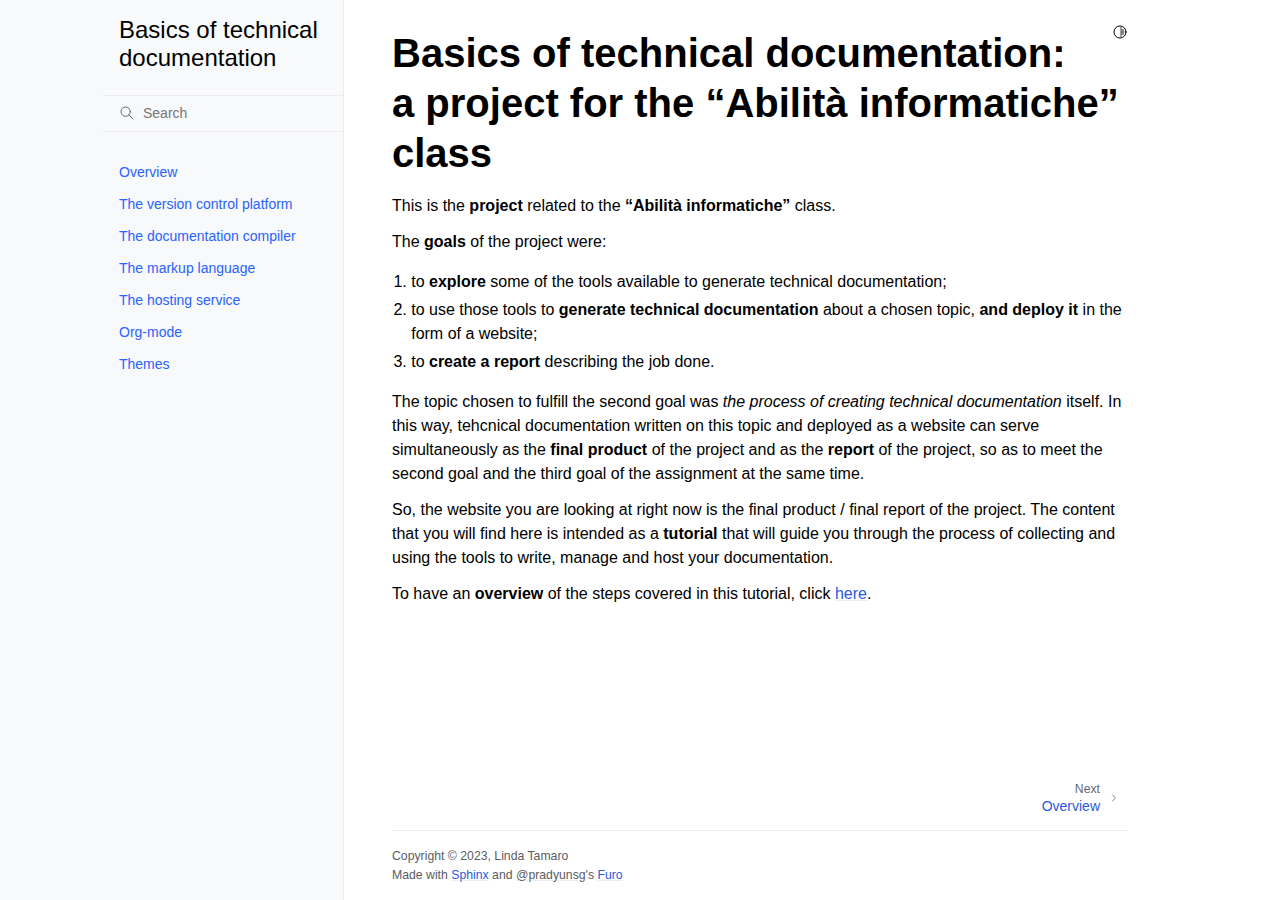
<file: index.html>
<!doctype html>
<html class="no-js" lang="en" data-content_root="./">
  <head><meta charset="utf-8"/>
    <meta name="viewport" content="width=device-width,initial-scale=1"/>
    <meta name="color-scheme" content="light dark"><meta name="viewport" content="width=device-width, initial-scale=1" />
<link rel="index" title="Index" href="genindex.html" /><link rel="search" title="Search" href="search.html" /><link rel="next" title="Overview" href="overview.html" />

    <!-- Generated with Sphinx 7.2.6 and Furo 2023.09.10 -->
        <title>Basics of technical documentation</title>
      <link rel="stylesheet" type="text/css" href="_static/pygments.css?v=a746c00c" />
    <link rel="stylesheet" type="text/css" href="_static/styles/furo.css?v=135e06be" />
    <link rel="stylesheet" type="text/css" href="_static/styles/furo-extensions.css?v=36a5483c" />
    <link rel="stylesheet" type="text/css" href="_static/custom.css?v=f5fd031e" />
    
    


<style>
  body {
    --color-code-background: #f8f8f8;
  --color-code-foreground: black;
  --admonition-title-font-size: 1rem;
  --admonition-font-size: 1rem;
  
  }
  @media not print {
    body[data-theme="dark"] {
      --color-code-background: #202020;
  --color-code-foreground: #d0d0d0;
  
    }
    @media (prefers-color-scheme: dark) {
      body:not([data-theme="light"]) {
        --color-code-background: #202020;
  --color-code-foreground: #d0d0d0;
  
      }
    }
  }
</style></head>
  <body>
    
    <script>
      document.body.dataset.theme = localStorage.getItem("theme") || "auto";
    </script>
    

<svg xmlns="http://www.w3.org/2000/svg" style="display: none;">
  <symbol id="svg-toc" viewBox="0 0 24 24">
    <title>Contents</title>
    <svg stroke="currentColor" fill="currentColor" stroke-width="0" viewBox="0 0 1024 1024">
      <path d="M408 442h480c4.4 0 8-3.6 8-8v-56c0-4.4-3.6-8-8-8H408c-4.4 0-8 3.6-8 8v56c0 4.4 3.6 8 8 8zm-8 204c0 4.4 3.6 8 8 8h480c4.4 0 8-3.6 8-8v-56c0-4.4-3.6-8-8-8H408c-4.4 0-8 3.6-8 8v56zm504-486H120c-4.4 0-8 3.6-8 8v56c0 4.4 3.6 8 8 8h784c4.4 0 8-3.6 8-8v-56c0-4.4-3.6-8-8-8zm0 632H120c-4.4 0-8 3.6-8 8v56c0 4.4 3.6 8 8 8h784c4.4 0 8-3.6 8-8v-56c0-4.4-3.6-8-8-8zM115.4 518.9L271.7 642c5.8 4.6 14.4.5 14.4-6.9V388.9c0-7.4-8.5-11.5-14.4-6.9L115.4 505.1a8.74 8.74 0 0 0 0 13.8z"/>
    </svg>
  </symbol>
  <symbol id="svg-menu" viewBox="0 0 24 24">
    <title>Menu</title>
    <svg xmlns="http://www.w3.org/2000/svg" viewBox="0 0 24 24" fill="none" stroke="currentColor"
      stroke-width="2" stroke-linecap="round" stroke-linejoin="round" class="feather-menu">
      <line x1="3" y1="12" x2="21" y2="12"></line>
      <line x1="3" y1="6" x2="21" y2="6"></line>
      <line x1="3" y1="18" x2="21" y2="18"></line>
    </svg>
  </symbol>
  <symbol id="svg-arrow-right" viewBox="0 0 24 24">
    <title>Expand</title>
    <svg xmlns="http://www.w3.org/2000/svg" viewBox="0 0 24 24" fill="none" stroke="currentColor"
      stroke-width="2" stroke-linecap="round" stroke-linejoin="round" class="feather-chevron-right">
      <polyline points="9 18 15 12 9 6"></polyline>
    </svg>
  </symbol>
  <symbol id="svg-sun" viewBox="0 0 24 24">
    <title>Light mode</title>
    <svg xmlns="http://www.w3.org/2000/svg" viewBox="0 0 24 24" fill="none" stroke="currentColor"
      stroke-width="1.5" stroke-linecap="round" stroke-linejoin="round" class="feather-sun">
      <circle cx="12" cy="12" r="5"></circle>
      <line x1="12" y1="1" x2="12" y2="3"></line>
      <line x1="12" y1="21" x2="12" y2="23"></line>
      <line x1="4.22" y1="4.22" x2="5.64" y2="5.64"></line>
      <line x1="18.36" y1="18.36" x2="19.78" y2="19.78"></line>
      <line x1="1" y1="12" x2="3" y2="12"></line>
      <line x1="21" y1="12" x2="23" y2="12"></line>
      <line x1="4.22" y1="19.78" x2="5.64" y2="18.36"></line>
      <line x1="18.36" y1="5.64" x2="19.78" y2="4.22"></line>
    </svg>
  </symbol>
  <symbol id="svg-moon" viewBox="0 0 24 24">
    <title>Dark mode</title>
    <svg xmlns="http://www.w3.org/2000/svg" viewBox="0 0 24 24" fill="none" stroke="currentColor"
      stroke-width="1.5" stroke-linecap="round" stroke-linejoin="round" class="icon-tabler-moon">
      <path stroke="none" d="M0 0h24v24H0z" fill="none" />
      <path d="M12 3c.132 0 .263 0 .393 0a7.5 7.5 0 0 0 7.92 12.446a9 9 0 1 1 -8.313 -12.454z" />
    </svg>
  </symbol>
  <symbol id="svg-sun-half" viewBox="0 0 24 24">
    <title>Auto light/dark mode</title>
    <svg xmlns="http://www.w3.org/2000/svg" viewBox="0 0 24 24" fill="none" stroke="currentColor"
      stroke-width="1.5" stroke-linecap="round" stroke-linejoin="round" class="icon-tabler-shadow">
      <path stroke="none" d="M0 0h24v24H0z" fill="none"/>
      <circle cx="12" cy="12" r="9" />
      <path d="M13 12h5" />
      <path d="M13 15h4" />
      <path d="M13 18h1" />
      <path d="M13 9h4" />
      <path d="M13 6h1" />
    </svg>
  </symbol>
</svg>

<input type="checkbox" class="sidebar-toggle" name="__navigation" id="__navigation">
<input type="checkbox" class="sidebar-toggle" name="__toc" id="__toc">
<label class="overlay sidebar-overlay" for="__navigation">
  <div class="visually-hidden">Hide navigation sidebar</div>
</label>
<label class="overlay toc-overlay" for="__toc">
  <div class="visually-hidden">Hide table of contents sidebar</div>
</label>



<div class="page">
  <header class="mobile-header">
    <div class="header-left">
      <label class="nav-overlay-icon" for="__navigation">
        <div class="visually-hidden">Toggle site navigation sidebar</div>
        <i class="icon"><svg><use href="#svg-menu"></use></svg></i>
      </label>
    </div>
    <div class="header-center">
      <a href="#"><div class="brand">Basics of technical documentation</div></a>
    </div>
    <div class="header-right">
      <div class="theme-toggle-container theme-toggle-header">
        <button class="theme-toggle">
          <div class="visually-hidden">Toggle Light / Dark / Auto color theme</div>
          <svg class="theme-icon-when-auto"><use href="#svg-sun-half"></use></svg>
          <svg class="theme-icon-when-dark"><use href="#svg-moon"></use></svg>
          <svg class="theme-icon-when-light"><use href="#svg-sun"></use></svg>
        </button>
      </div>
      <label class="toc-overlay-icon toc-header-icon no-toc" for="__toc">
        <div class="visually-hidden">Toggle table of contents sidebar</div>
        <i class="icon"><svg><use href="#svg-toc"></use></svg></i>
      </label>
    </div>
  </header>
  <aside class="sidebar-drawer">
    <div class="sidebar-container">
      
      <div class="sidebar-sticky"><a class="sidebar-brand" href="#">
  
  
  <span class="sidebar-brand-text">Basics of technical documentation</span>
  
</a><form class="sidebar-search-container" method="get" action="search.html" role="search">
  <input class="sidebar-search" placeholder="Search" name="q" aria-label="Search">
  <input type="hidden" name="check_keywords" value="yes">
  <input type="hidden" name="area" value="default">
</form>
<div id="searchbox"></div><div class="sidebar-scroll"><div class="sidebar-tree">
  <ul>
<li class="toctree-l1"><a class="reference internal" href="overview.html">Overview</a></li>
<li class="toctree-l1"><a class="reference internal" href="git.html">The version control platform</a></li>
<li class="toctree-l1"><a class="reference internal" href="sphinx.html">The documentation compiler</a></li>
<li class="toctree-l1"><a class="reference internal" href="markup.html">The markup language</a></li>
<li class="toctree-l1"><a class="reference internal" href="host.html">The hosting service</a></li>
<li class="toctree-l1"><a class="reference internal" href="orgmode.html">Org-mode</a></li>
<li class="toctree-l1"><a class="reference internal" href="temi.html">Themes</a></li>
</ul>

</div>
</div>

      </div>
      
    </div>
  </aside>
  <div class="main">
    <div class="content">
      <div class="article-container">
        <a href="#" class="back-to-top muted-link">
          <svg xmlns="http://www.w3.org/2000/svg" viewBox="0 0 24 24">
            <path d="M13 20h-2V8l-5.5 5.5-1.42-1.42L12 4.16l7.92 7.92-1.42 1.42L13 8v12z"></path>
          </svg>
          <span>Back to top</span>
        </a>
        <div class="content-icon-container">
          
<div class="theme-toggle-container theme-toggle-content">
            <button class="theme-toggle">
              <div class="visually-hidden">Toggle Light / Dark / Auto color theme</div>
              <svg class="theme-icon-when-auto"><use href="#svg-sun-half"></use></svg>
              <svg class="theme-icon-when-dark"><use href="#svg-moon"></use></svg>
              <svg class="theme-icon-when-light"><use href="#svg-sun"></use></svg>
            </button>
          </div>
          <label class="toc-overlay-icon toc-content-icon no-toc" for="__toc">
            <div class="visually-hidden">Toggle table of contents sidebar</div>
            <i class="icon"><svg><use href="#svg-toc"></use></svg></i>
          </label>
        </div>
        <article role="main">
          <section id="basics-of-technical-documentation-a-project-for-the-abilita-informatiche-class">
<h1>Basics of technical documentation: a project for the “Abilità informatiche” class<a class="headerlink" href="#basics-of-technical-documentation-a-project-for-the-abilita-informatiche-class" title="Link to this heading">#</a></h1>
<p>This is the <strong>project</strong> related to the <strong>“Abilità informatiche”</strong> class.</p>
<p>The <strong>goals</strong> of the project were:</p>
<ol class="arabic simple">
<li><p>to <strong>explore</strong> some of the tools available to generate technical documentation;</p></li>
<li><p>to use those tools to <strong>generate technical documentation</strong> about a chosen topic, <strong>and deploy it</strong> in the form of a website;</p></li>
<li><p>to <strong>create a report</strong> describing the job done.</p></li>
</ol>
<p>The topic chosen to fulfill the second goal was <em>the process of creating technical documentation</em> itself. In this way, tehcnical documentation written on this topic and deployed as a website can serve simultaneously as the <strong>final product</strong> of the project and as the <strong>report</strong> of the project, so as to meet the second goal and the third goal of the assignment at the same time.</p>
<p>So, the website you are looking at right now is the final product / final report of the project. The content that you will find here is intended as a <strong>tutorial</strong> that will guide you through the process of collecting and using the tools to write, manage and host your documentation.</p>
<p>To have an <strong>overview</strong> of the steps covered in this tutorial, click <a class="reference internal" href="overview.html#overview"><span class="std std-ref">here</span></a>.</p>
<div class="toctree-wrapper compound">
</div>
</section>

        </article>
      </div>
      <footer>
        
        <div class="related-pages">
          <a class="next-page" href="overview.html">
              <div class="page-info">
                <div class="context">
                  <span>Next</span>
                </div>
                <div class="title">Overview</div>
              </div>
              <svg class="furo-related-icon"><use href="#svg-arrow-right"></use></svg>
            </a>
          
        </div>
        <div class="bottom-of-page">
          <div class="left-details">
            <div class="copyright">
                Copyright &#169; 2023, Linda Tamaro
            </div>
            Made with <a href="https://www.sphinx-doc.org/">Sphinx</a> and <a class="muted-link" href="https://pradyunsg.me">@pradyunsg</a>'s
            
            <a href="https://github.com/pradyunsg/furo">Furo</a>
            
          </div>
          <div class="right-details">
            
          </div>
        </div>
        
      </footer>
    </div>
    <aside class="toc-drawer no-toc">
      
      
      
    </aside>
  </div>
</div><script src="_static/documentation_options.js?v=5929fcd5"></script>
    <script src="_static/doctools.js?v=888ff710"></script>
    <script src="_static/sphinx_highlight.js?v=dc90522c"></script>
    <script src="_static/scripts/furo.js?v=32e29ea5"></script>
    </body>
</html>
</file>
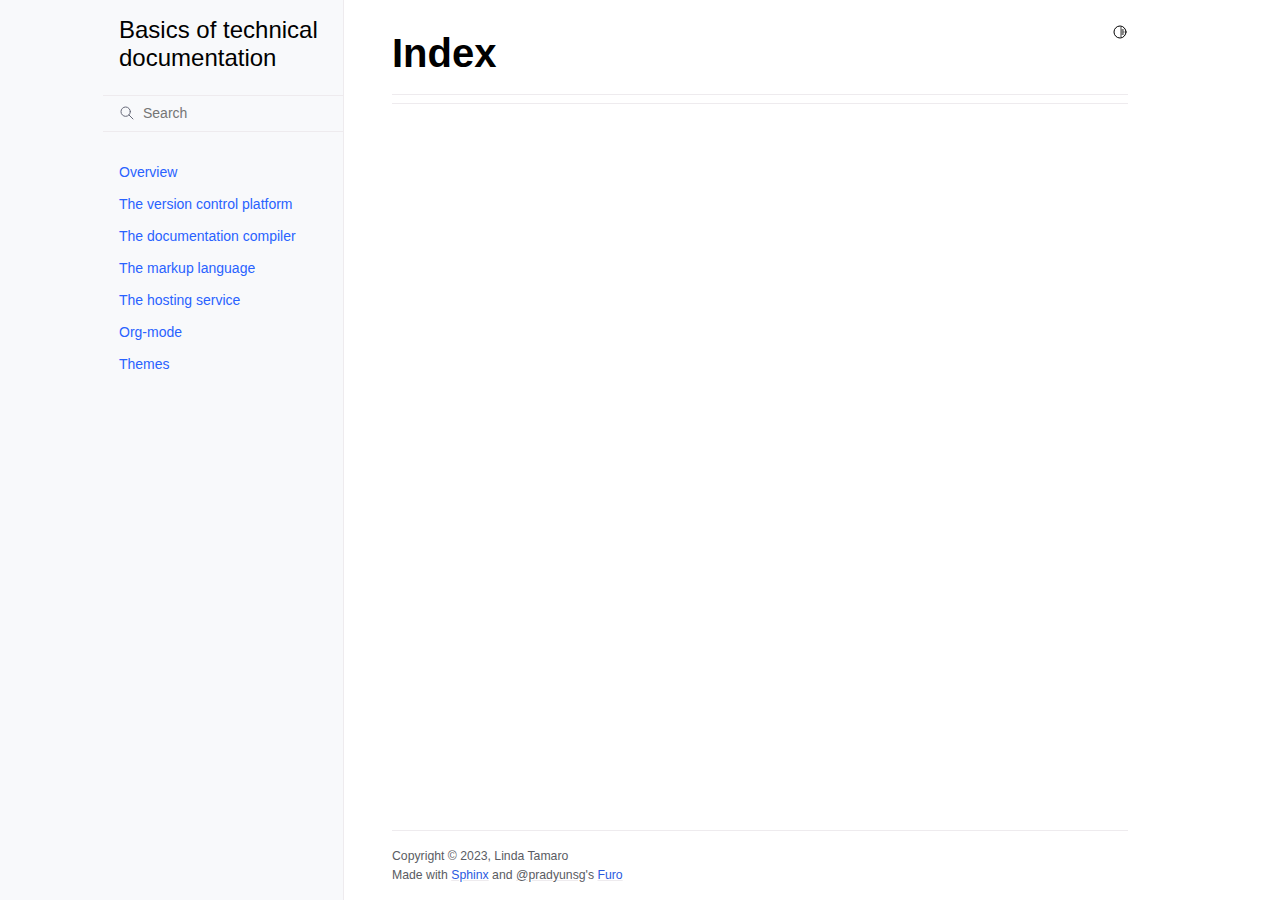
<file: genindex.html>
<!doctype html>
<html class="no-js" lang="en" data-content_root="./">
  <head><meta charset="utf-8"/>
    <meta name="viewport" content="width=device-width,initial-scale=1"/>
    <meta name="color-scheme" content="light dark"><link rel="index" title="Index" href="#" /><link rel="search" title="Search" href="search.html" />

    <!-- Generated with Sphinx 7.2.6 and Furo 2023.09.10 --><title>Index - Basics of technical documentation</title>
<link rel="stylesheet" type="text/css" href="_static/pygments.css?v=a746c00c" />
    <link rel="stylesheet" type="text/css" href="_static/styles/furo.css?v=135e06be" />
    <link rel="stylesheet" type="text/css" href="_static/styles/furo-extensions.css?v=36a5483c" />
    <link rel="stylesheet" type="text/css" href="_static/custom.css?v=f5fd031e" />
    
    


<style>
  body {
    --color-code-background: #f8f8f8;
  --color-code-foreground: black;
  --admonition-title-font-size: 1rem;
  --admonition-font-size: 1rem;
  
  }
  @media not print {
    body[data-theme="dark"] {
      --color-code-background: #202020;
  --color-code-foreground: #d0d0d0;
  
    }
    @media (prefers-color-scheme: dark) {
      body:not([data-theme="light"]) {
        --color-code-background: #202020;
  --color-code-foreground: #d0d0d0;
  
      }
    }
  }
</style></head>
  <body>
    
    <script>
      document.body.dataset.theme = localStorage.getItem("theme") || "auto";
    </script>
    

<svg xmlns="http://www.w3.org/2000/svg" style="display: none;">
  <symbol id="svg-toc" viewBox="0 0 24 24">
    <title>Contents</title>
    <svg stroke="currentColor" fill="currentColor" stroke-width="0" viewBox="0 0 1024 1024">
      <path d="M408 442h480c4.4 0 8-3.6 8-8v-56c0-4.4-3.6-8-8-8H408c-4.4 0-8 3.6-8 8v56c0 4.4 3.6 8 8 8zm-8 204c0 4.4 3.6 8 8 8h480c4.4 0 8-3.6 8-8v-56c0-4.4-3.6-8-8-8H408c-4.4 0-8 3.6-8 8v56zm504-486H120c-4.4 0-8 3.6-8 8v56c0 4.4 3.6 8 8 8h784c4.4 0 8-3.6 8-8v-56c0-4.4-3.6-8-8-8zm0 632H120c-4.4 0-8 3.6-8 8v56c0 4.4 3.6 8 8 8h784c4.4 0 8-3.6 8-8v-56c0-4.4-3.6-8-8-8zM115.4 518.9L271.7 642c5.8 4.6 14.4.5 14.4-6.9V388.9c0-7.4-8.5-11.5-14.4-6.9L115.4 505.1a8.74 8.74 0 0 0 0 13.8z"/>
    </svg>
  </symbol>
  <symbol id="svg-menu" viewBox="0 0 24 24">
    <title>Menu</title>
    <svg xmlns="http://www.w3.org/2000/svg" viewBox="0 0 24 24" fill="none" stroke="currentColor"
      stroke-width="2" stroke-linecap="round" stroke-linejoin="round" class="feather-menu">
      <line x1="3" y1="12" x2="21" y2="12"></line>
      <line x1="3" y1="6" x2="21" y2="6"></line>
      <line x1="3" y1="18" x2="21" y2="18"></line>
    </svg>
  </symbol>
  <symbol id="svg-arrow-right" viewBox="0 0 24 24">
    <title>Expand</title>
    <svg xmlns="http://www.w3.org/2000/svg" viewBox="0 0 24 24" fill="none" stroke="currentColor"
      stroke-width="2" stroke-linecap="round" stroke-linejoin="round" class="feather-chevron-right">
      <polyline points="9 18 15 12 9 6"></polyline>
    </svg>
  </symbol>
  <symbol id="svg-sun" viewBox="0 0 24 24">
    <title>Light mode</title>
    <svg xmlns="http://www.w3.org/2000/svg" viewBox="0 0 24 24" fill="none" stroke="currentColor"
      stroke-width="1.5" stroke-linecap="round" stroke-linejoin="round" class="feather-sun">
      <circle cx="12" cy="12" r="5"></circle>
      <line x1="12" y1="1" x2="12" y2="3"></line>
      <line x1="12" y1="21" x2="12" y2="23"></line>
      <line x1="4.22" y1="4.22" x2="5.64" y2="5.64"></line>
      <line x1="18.36" y1="18.36" x2="19.78" y2="19.78"></line>
      <line x1="1" y1="12" x2="3" y2="12"></line>
      <line x1="21" y1="12" x2="23" y2="12"></line>
      <line x1="4.22" y1="19.78" x2="5.64" y2="18.36"></line>
      <line x1="18.36" y1="5.64" x2="19.78" y2="4.22"></line>
    </svg>
  </symbol>
  <symbol id="svg-moon" viewBox="0 0 24 24">
    <title>Dark mode</title>
    <svg xmlns="http://www.w3.org/2000/svg" viewBox="0 0 24 24" fill="none" stroke="currentColor"
      stroke-width="1.5" stroke-linecap="round" stroke-linejoin="round" class="icon-tabler-moon">
      <path stroke="none" d="M0 0h24v24H0z" fill="none" />
      <path d="M12 3c.132 0 .263 0 .393 0a7.5 7.5 0 0 0 7.92 12.446a9 9 0 1 1 -8.313 -12.454z" />
    </svg>
  </symbol>
  <symbol id="svg-sun-half" viewBox="0 0 24 24">
    <title>Auto light/dark mode</title>
    <svg xmlns="http://www.w3.org/2000/svg" viewBox="0 0 24 24" fill="none" stroke="currentColor"
      stroke-width="1.5" stroke-linecap="round" stroke-linejoin="round" class="icon-tabler-shadow">
      <path stroke="none" d="M0 0h24v24H0z" fill="none"/>
      <circle cx="12" cy="12" r="9" />
      <path d="M13 12h5" />
      <path d="M13 15h4" />
      <path d="M13 18h1" />
      <path d="M13 9h4" />
      <path d="M13 6h1" />
    </svg>
  </symbol>
</svg>

<input type="checkbox" class="sidebar-toggle" name="__navigation" id="__navigation">
<input type="checkbox" class="sidebar-toggle" name="__toc" id="__toc">
<label class="overlay sidebar-overlay" for="__navigation">
  <div class="visually-hidden">Hide navigation sidebar</div>
</label>
<label class="overlay toc-overlay" for="__toc">
  <div class="visually-hidden">Hide table of contents sidebar</div>
</label>



<div class="page">
  <header class="mobile-header">
    <div class="header-left">
      <label class="nav-overlay-icon" for="__navigation">
        <div class="visually-hidden">Toggle site navigation sidebar</div>
        <i class="icon"><svg><use href="#svg-menu"></use></svg></i>
      </label>
    </div>
    <div class="header-center">
      <a href="index.html"><div class="brand">Basics of technical documentation</div></a>
    </div>
    <div class="header-right">
      <div class="theme-toggle-container theme-toggle-header">
        <button class="theme-toggle">
          <div class="visually-hidden">Toggle Light / Dark / Auto color theme</div>
          <svg class="theme-icon-when-auto"><use href="#svg-sun-half"></use></svg>
          <svg class="theme-icon-when-dark"><use href="#svg-moon"></use></svg>
          <svg class="theme-icon-when-light"><use href="#svg-sun"></use></svg>
        </button>
      </div>
      <label class="toc-overlay-icon toc-header-icon no-toc" for="__toc">
        <div class="visually-hidden">Toggle table of contents sidebar</div>
        <i class="icon"><svg><use href="#svg-toc"></use></svg></i>
      </label>
    </div>
  </header>
  <aside class="sidebar-drawer">
    <div class="sidebar-container">
      
      <div class="sidebar-sticky"><a class="sidebar-brand" href="index.html">
  
  
  <span class="sidebar-brand-text">Basics of technical documentation</span>
  
</a><form class="sidebar-search-container" method="get" action="search.html" role="search">
  <input class="sidebar-search" placeholder="Search" name="q" aria-label="Search">
  <input type="hidden" name="check_keywords" value="yes">
  <input type="hidden" name="area" value="default">
</form>
<div id="searchbox"></div><div class="sidebar-scroll"><div class="sidebar-tree">
  <ul>
<li class="toctree-l1"><a class="reference internal" href="overview.html">Overview</a></li>
<li class="toctree-l1"><a class="reference internal" href="git.html">The version control platform</a></li>
<li class="toctree-l1"><a class="reference internal" href="sphinx.html">The documentation compiler</a></li>
<li class="toctree-l1"><a class="reference internal" href="markup.html">The markup language</a></li>
<li class="toctree-l1"><a class="reference internal" href="host.html">The hosting service</a></li>
<li class="toctree-l1"><a class="reference internal" href="orgmode.html">Org-mode</a></li>
<li class="toctree-l1"><a class="reference internal" href="temi.html">Themes</a></li>
</ul>

</div>
</div>

      </div>
      
    </div>
  </aside>
  <div class="main">
    <div class="content">
      <div class="article-container">
        <a href="#" class="back-to-top muted-link">
          <svg xmlns="http://www.w3.org/2000/svg" viewBox="0 0 24 24">
            <path d="M13 20h-2V8l-5.5 5.5-1.42-1.42L12 4.16l7.92 7.92-1.42 1.42L13 8v12z"></path>
          </svg>
          <span>Back to top</span>
        </a>
        <div class="content-icon-container">
          <div class="theme-toggle-container theme-toggle-content">
            <button class="theme-toggle">
              <div class="visually-hidden">Toggle Light / Dark / Auto color theme</div>
              <svg class="theme-icon-when-auto"><use href="#svg-sun-half"></use></svg>
              <svg class="theme-icon-when-dark"><use href="#svg-moon"></use></svg>
              <svg class="theme-icon-when-light"><use href="#svg-sun"></use></svg>
            </button>
          </div>
          <label class="toc-overlay-icon toc-content-icon no-toc" for="__toc">
            <div class="visually-hidden">Toggle table of contents sidebar</div>
            <i class="icon"><svg><use href="#svg-toc"></use></svg></i>
          </label>
        </div>
        <article role="main">
          
<section class="genindex-section">
  <h1 id="index">Index</h1>
  <div class="genindex-jumpbox"></div>
</section>

        </article>
      </div>
      <footer>
        
        <div class="related-pages">
          
          
        </div>
        <div class="bottom-of-page">
          <div class="left-details">
            <div class="copyright">
                Copyright &#169; 2023, Linda Tamaro
            </div>
            Made with <a href="https://www.sphinx-doc.org/">Sphinx</a> and <a class="muted-link" href="https://pradyunsg.me">@pradyunsg</a>'s
            
            <a href="https://github.com/pradyunsg/furo">Furo</a>
            
          </div>
          <div class="right-details">
            
          </div>
        </div>
        
      </footer>
    </div>
    <aside class="toc-drawer no-toc">
      
      
      
    </aside>
  </div>
</div><script src="_static/documentation_options.js?v=5929fcd5"></script>
    <script src="_static/doctools.js?v=888ff710"></script>
    <script src="_static/sphinx_highlight.js?v=dc90522c"></script>
    <script src="_static/scripts/furo.js?v=32e29ea5"></script>
    </body>
</html>
</file>
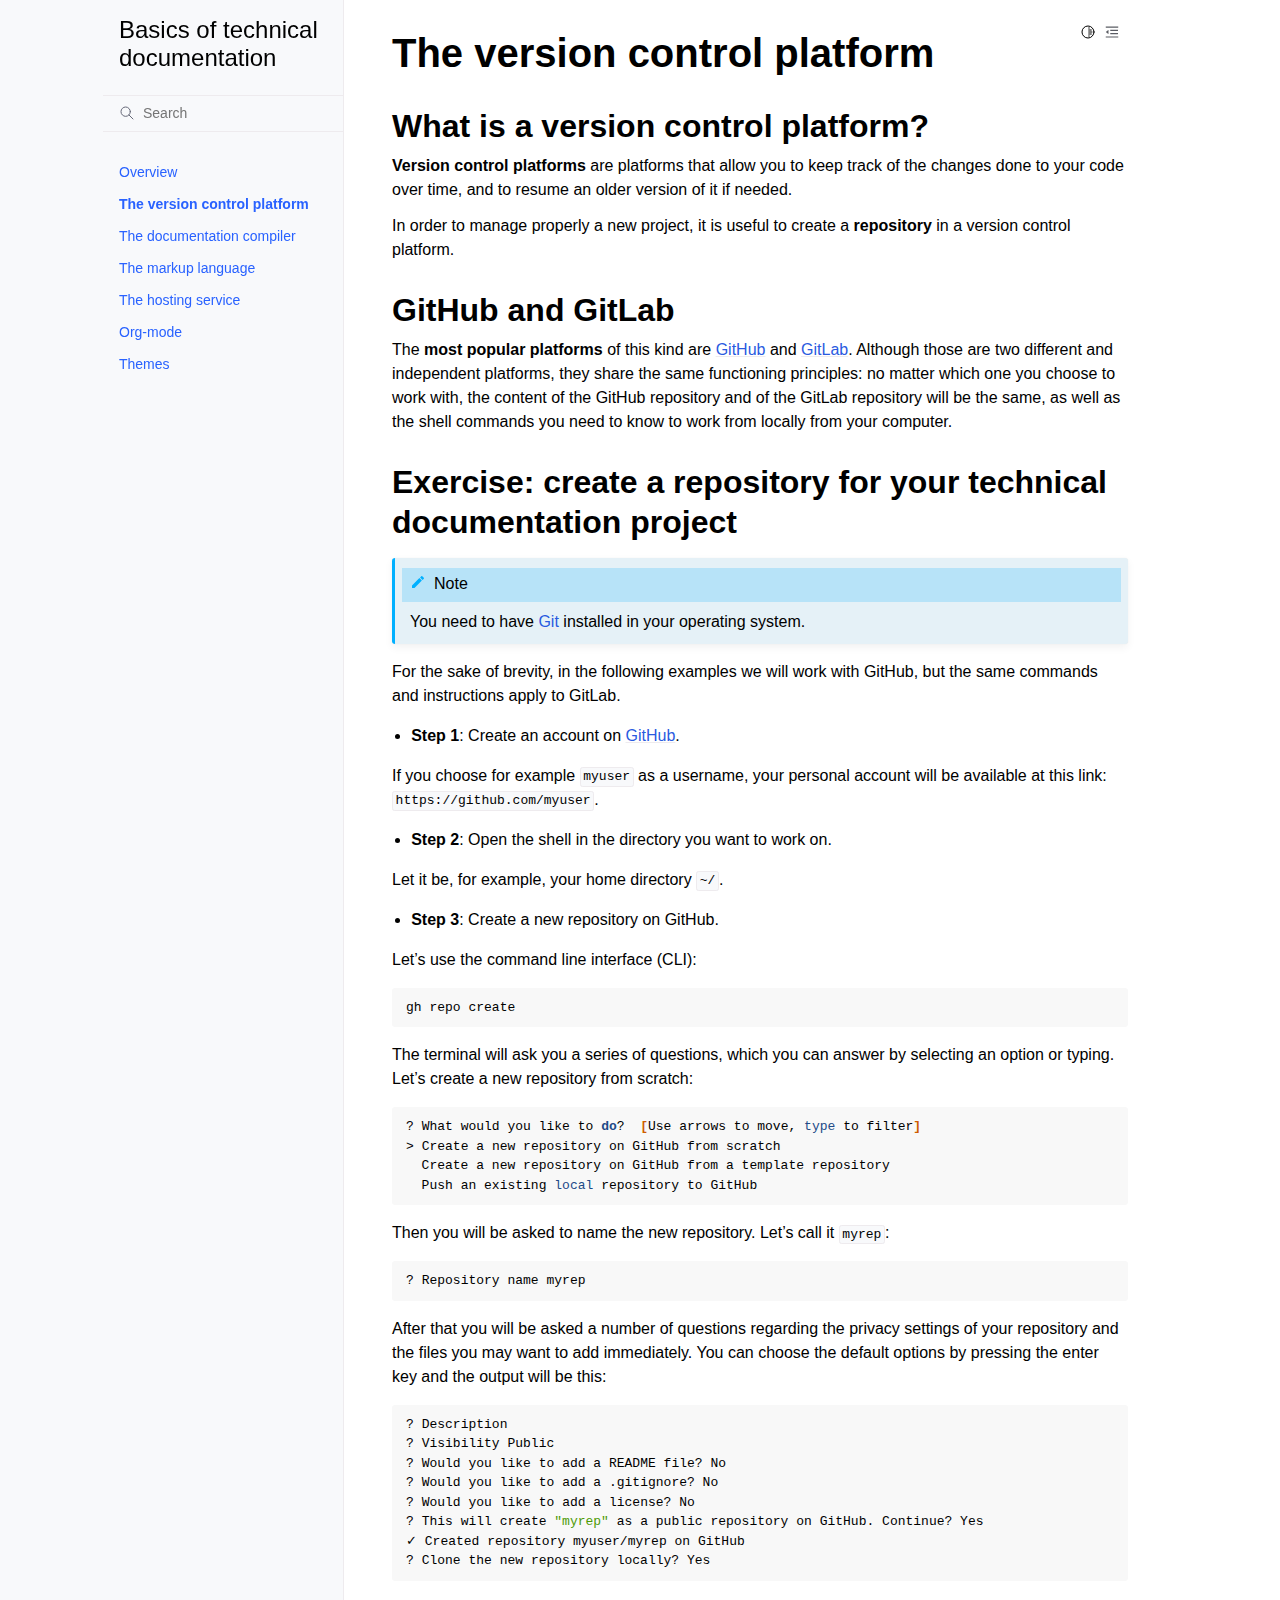
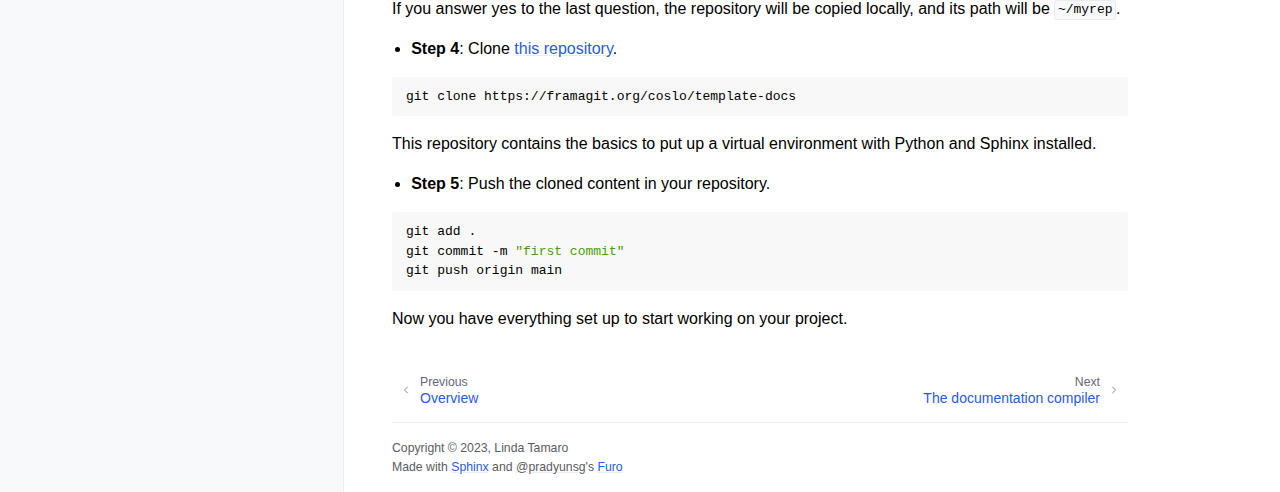
<file: git.html>
<!doctype html>
<html class="no-js" lang="en" data-content_root="./">
  <head><meta charset="utf-8"/>
    <meta name="viewport" content="width=device-width,initial-scale=1"/>
    <meta name="color-scheme" content="light dark"><meta name="viewport" content="width=device-width, initial-scale=1" />
<link rel="index" title="Index" href="genindex.html" /><link rel="search" title="Search" href="search.html" /><link rel="next" title="The documentation compiler" href="sphinx.html" /><link rel="prev" title="Overview" href="overview.html" />

    <!-- Generated with Sphinx 7.2.6 and Furo 2023.09.10 -->
        <title>The version control platform - Basics of technical documentation</title>
      <link rel="stylesheet" type="text/css" href="_static/pygments.css?v=a746c00c" />
    <link rel="stylesheet" type="text/css" href="_static/styles/furo.css?v=135e06be" />
    <link rel="stylesheet" type="text/css" href="_static/styles/furo-extensions.css?v=36a5483c" />
    <link rel="stylesheet" type="text/css" href="_static/custom.css?v=f5fd031e" />
    
    


<style>
  body {
    --color-code-background: #f8f8f8;
  --color-code-foreground: black;
  --admonition-title-font-size: 1rem;
  --admonition-font-size: 1rem;
  
  }
  @media not print {
    body[data-theme="dark"] {
      --color-code-background: #202020;
  --color-code-foreground: #d0d0d0;
  
    }
    @media (prefers-color-scheme: dark) {
      body:not([data-theme="light"]) {
        --color-code-background: #202020;
  --color-code-foreground: #d0d0d0;
  
      }
    }
  }
</style></head>
  <body>
    
    <script>
      document.body.dataset.theme = localStorage.getItem("theme") || "auto";
    </script>
    

<svg xmlns="http://www.w3.org/2000/svg" style="display: none;">
  <symbol id="svg-toc" viewBox="0 0 24 24">
    <title>Contents</title>
    <svg stroke="currentColor" fill="currentColor" stroke-width="0" viewBox="0 0 1024 1024">
      <path d="M408 442h480c4.4 0 8-3.6 8-8v-56c0-4.4-3.6-8-8-8H408c-4.4 0-8 3.6-8 8v56c0 4.4 3.6 8 8 8zm-8 204c0 4.4 3.6 8 8 8h480c4.4 0 8-3.6 8-8v-56c0-4.4-3.6-8-8-8H408c-4.4 0-8 3.6-8 8v56zm504-486H120c-4.4 0-8 3.6-8 8v56c0 4.4 3.6 8 8 8h784c4.4 0 8-3.6 8-8v-56c0-4.4-3.6-8-8-8zm0 632H120c-4.4 0-8 3.6-8 8v56c0 4.4 3.6 8 8 8h784c4.4 0 8-3.6 8-8v-56c0-4.4-3.6-8-8-8zM115.4 518.9L271.7 642c5.8 4.6 14.4.5 14.4-6.9V388.9c0-7.4-8.5-11.5-14.4-6.9L115.4 505.1a8.74 8.74 0 0 0 0 13.8z"/>
    </svg>
  </symbol>
  <symbol id="svg-menu" viewBox="0 0 24 24">
    <title>Menu</title>
    <svg xmlns="http://www.w3.org/2000/svg" viewBox="0 0 24 24" fill="none" stroke="currentColor"
      stroke-width="2" stroke-linecap="round" stroke-linejoin="round" class="feather-menu">
      <line x1="3" y1="12" x2="21" y2="12"></line>
      <line x1="3" y1="6" x2="21" y2="6"></line>
      <line x1="3" y1="18" x2="21" y2="18"></line>
    </svg>
  </symbol>
  <symbol id="svg-arrow-right" viewBox="0 0 24 24">
    <title>Expand</title>
    <svg xmlns="http://www.w3.org/2000/svg" viewBox="0 0 24 24" fill="none" stroke="currentColor"
      stroke-width="2" stroke-linecap="round" stroke-linejoin="round" class="feather-chevron-right">
      <polyline points="9 18 15 12 9 6"></polyline>
    </svg>
  </symbol>
  <symbol id="svg-sun" viewBox="0 0 24 24">
    <title>Light mode</title>
    <svg xmlns="http://www.w3.org/2000/svg" viewBox="0 0 24 24" fill="none" stroke="currentColor"
      stroke-width="1.5" stroke-linecap="round" stroke-linejoin="round" class="feather-sun">
      <circle cx="12" cy="12" r="5"></circle>
      <line x1="12" y1="1" x2="12" y2="3"></line>
      <line x1="12" y1="21" x2="12" y2="23"></line>
      <line x1="4.22" y1="4.22" x2="5.64" y2="5.64"></line>
      <line x1="18.36" y1="18.36" x2="19.78" y2="19.78"></line>
      <line x1="1" y1="12" x2="3" y2="12"></line>
      <line x1="21" y1="12" x2="23" y2="12"></line>
      <line x1="4.22" y1="19.78" x2="5.64" y2="18.36"></line>
      <line x1="18.36" y1="5.64" x2="19.78" y2="4.22"></line>
    </svg>
  </symbol>
  <symbol id="svg-moon" viewBox="0 0 24 24">
    <title>Dark mode</title>
    <svg xmlns="http://www.w3.org/2000/svg" viewBox="0 0 24 24" fill="none" stroke="currentColor"
      stroke-width="1.5" stroke-linecap="round" stroke-linejoin="round" class="icon-tabler-moon">
      <path stroke="none" d="M0 0h24v24H0z" fill="none" />
      <path d="M12 3c.132 0 .263 0 .393 0a7.5 7.5 0 0 0 7.92 12.446a9 9 0 1 1 -8.313 -12.454z" />
    </svg>
  </symbol>
  <symbol id="svg-sun-half" viewBox="0 0 24 24">
    <title>Auto light/dark mode</title>
    <svg xmlns="http://www.w3.org/2000/svg" viewBox="0 0 24 24" fill="none" stroke="currentColor"
      stroke-width="1.5" stroke-linecap="round" stroke-linejoin="round" class="icon-tabler-shadow">
      <path stroke="none" d="M0 0h24v24H0z" fill="none"/>
      <circle cx="12" cy="12" r="9" />
      <path d="M13 12h5" />
      <path d="M13 15h4" />
      <path d="M13 18h1" />
      <path d="M13 9h4" />
      <path d="M13 6h1" />
    </svg>
  </symbol>
</svg>

<input type="checkbox" class="sidebar-toggle" name="__navigation" id="__navigation">
<input type="checkbox" class="sidebar-toggle" name="__toc" id="__toc">
<label class="overlay sidebar-overlay" for="__navigation">
  <div class="visually-hidden">Hide navigation sidebar</div>
</label>
<label class="overlay toc-overlay" for="__toc">
  <div class="visually-hidden">Hide table of contents sidebar</div>
</label>



<div class="page">
  <header class="mobile-header">
    <div class="header-left">
      <label class="nav-overlay-icon" for="__navigation">
        <div class="visually-hidden">Toggle site navigation sidebar</div>
        <i class="icon"><svg><use href="#svg-menu"></use></svg></i>
      </label>
    </div>
    <div class="header-center">
      <a href="index.html"><div class="brand">Basics of technical documentation</div></a>
    </div>
    <div class="header-right">
      <div class="theme-toggle-container theme-toggle-header">
        <button class="theme-toggle">
          <div class="visually-hidden">Toggle Light / Dark / Auto color theme</div>
          <svg class="theme-icon-when-auto"><use href="#svg-sun-half"></use></svg>
          <svg class="theme-icon-when-dark"><use href="#svg-moon"></use></svg>
          <svg class="theme-icon-when-light"><use href="#svg-sun"></use></svg>
        </button>
      </div>
      <label class="toc-overlay-icon toc-header-icon" for="__toc">
        <div class="visually-hidden">Toggle table of contents sidebar</div>
        <i class="icon"><svg><use href="#svg-toc"></use></svg></i>
      </label>
    </div>
  </header>
  <aside class="sidebar-drawer">
    <div class="sidebar-container">
      
      <div class="sidebar-sticky"><a class="sidebar-brand" href="index.html">
  
  
  <span class="sidebar-brand-text">Basics of technical documentation</span>
  
</a><form class="sidebar-search-container" method="get" action="search.html" role="search">
  <input class="sidebar-search" placeholder="Search" name="q" aria-label="Search">
  <input type="hidden" name="check_keywords" value="yes">
  <input type="hidden" name="area" value="default">
</form>
<div id="searchbox"></div><div class="sidebar-scroll"><div class="sidebar-tree">
  <ul class="current">
<li class="toctree-l1"><a class="reference internal" href="overview.html">Overview</a></li>
<li class="toctree-l1 current current-page"><a class="current reference internal" href="#">The version control platform</a></li>
<li class="toctree-l1"><a class="reference internal" href="sphinx.html">The documentation compiler</a></li>
<li class="toctree-l1"><a class="reference internal" href="markup.html">The markup language</a></li>
<li class="toctree-l1"><a class="reference internal" href="host.html">The hosting service</a></li>
<li class="toctree-l1"><a class="reference internal" href="orgmode.html">Org-mode</a></li>
<li class="toctree-l1"><a class="reference internal" href="temi.html">Themes</a></li>
</ul>

</div>
</div>

      </div>
      
    </div>
  </aside>
  <div class="main">
    <div class="content">
      <div class="article-container">
        <a href="#" class="back-to-top muted-link">
          <svg xmlns="http://www.w3.org/2000/svg" viewBox="0 0 24 24">
            <path d="M13 20h-2V8l-5.5 5.5-1.42-1.42L12 4.16l7.92 7.92-1.42 1.42L13 8v12z"></path>
          </svg>
          <span>Back to top</span>
        </a>
        <div class="content-icon-container">
          
<div class="theme-toggle-container theme-toggle-content">
            <button class="theme-toggle">
              <div class="visually-hidden">Toggle Light / Dark / Auto color theme</div>
              <svg class="theme-icon-when-auto"><use href="#svg-sun-half"></use></svg>
              <svg class="theme-icon-when-dark"><use href="#svg-moon"></use></svg>
              <svg class="theme-icon-when-light"><use href="#svg-sun"></use></svg>
            </button>
          </div>
          <label class="toc-overlay-icon toc-content-icon" for="__toc">
            <div class="visually-hidden">Toggle table of contents sidebar</div>
            <i class="icon"><svg><use href="#svg-toc"></use></svg></i>
          </label>
        </div>
        <article role="main">
          <section id="the-version-control-platform">
<span id="git"></span><h1>The version control platform<a class="headerlink" href="#the-version-control-platform" title="Link to this heading">#</a></h1>
<section id="what-is-a-version-control-platform">
<h2>What is a version control platform?<a class="headerlink" href="#what-is-a-version-control-platform" title="Link to this heading">#</a></h2>
<p><strong>Version control platforms</strong> are platforms that allow you to keep track of the changes done to your code over time, and to resume an older version of it if needed.</p>
<p>In order to manage properly a new project, it is useful to create a <strong>repository</strong> in a version control platform.</p>
</section>
<section id="github-and-gitlab">
<h2>GitHub and GitLab<a class="headerlink" href="#github-and-gitlab" title="Link to this heading">#</a></h2>
<p>The <strong>most popular platforms</strong> of this kind are <a class="reference external" href="https://github.com">GitHub</a> and <a class="reference external" href="https://gitlab.com">GitLab</a>. Although those are two different and independent platforms, they share the same functioning principles: no matter which one you choose to work with, the content of the GitHub repository and of the GitLab repository will be the same, as well as the shell commands you need to know to work from locally from your computer.</p>
</section>
<section id="exercise-create-a-repository-for-your-technical-documentation-project">
<span id="esercizio1"></span><h2>Exercise: create a repository for your technical documentation project<a class="headerlink" href="#exercise-create-a-repository-for-your-technical-documentation-project" title="Link to this heading">#</a></h2>
<div class="admonition note">
<p class="admonition-title">Note</p>
<p>You need to have <a class="reference external" href="https://git-scm.com/downloads">Git</a> installed in your operating system.</p>
</div>
<p>For the sake of brevity, in the following examples we will work with GitHub, but the same commands and instructions apply to GitLab.</p>
<ul class="simple">
<li><p><strong>Step 1</strong>: Create an account on <a class="reference external" href="https://github.com">GitHub</a>.</p></li>
</ul>
<p>If you choose for example <code class="docutils literal notranslate"><span class="pre">myuser</span></code> as a username, your personal account will be available at this link: <code class="docutils literal notranslate"><span class="pre">https://github.com/myuser</span></code>.</p>
<ul class="simple">
<li><p><strong>Step 2</strong>: Open the shell in the directory you want to work on.</p></li>
</ul>
<p>Let it be, for example, your home directory <code class="docutils literal notranslate"><span class="pre">~/</span></code>.</p>
<ul class="simple">
<li><p><strong>Step 3</strong>: Create a new repository on GitHub.</p></li>
</ul>
<p>Let’s use the command line interface (CLI):</p>
<div class="highlight-bash notranslate"><div class="highlight"><pre><span></span>gh<span class="w"> </span>repo<span class="w"> </span>create
</pre></div>
</div>
<p>The terminal will ask you a series of questions, which you can answer by selecting an option or typing. Let’s create a new repository from scratch:</p>
<div class="highlight-bash notranslate"><div class="highlight"><pre><span></span>?<span class="w"> </span>What<span class="w"> </span>would<span class="w"> </span>you<span class="w"> </span>like<span class="w"> </span>to<span class="w"> </span><span class="k">do</span>?<span class="w">  </span><span class="o">[</span>Use<span class="w"> </span>arrows<span class="w"> </span>to<span class="w"> </span>move,<span class="w"> </span><span class="nb">type</span><span class="w"> </span>to<span class="w"> </span>filter<span class="o">]</span>
&gt;<span class="w"> </span>Create<span class="w"> </span>a<span class="w"> </span>new<span class="w"> </span>repository<span class="w"> </span>on<span class="w"> </span>GitHub<span class="w"> </span>from<span class="w"> </span>scratch
<span class="w">  </span>Create<span class="w"> </span>a<span class="w"> </span>new<span class="w"> </span>repository<span class="w"> </span>on<span class="w"> </span>GitHub<span class="w"> </span>from<span class="w"> </span>a<span class="w"> </span>template<span class="w"> </span>repository
<span class="w">  </span>Push<span class="w"> </span>an<span class="w"> </span>existing<span class="w"> </span><span class="nb">local</span><span class="w"> </span>repository<span class="w"> </span>to<span class="w"> </span>GitHub
</pre></div>
</div>
<p>Then you will be asked to name the new repository. Let’s call it <code class="docutils literal notranslate"><span class="pre">myrep</span></code>:</p>
<div class="highlight-bash notranslate"><div class="highlight"><pre><span></span>?<span class="w"> </span>Repository<span class="w"> </span>name<span class="w"> </span>myrep
</pre></div>
</div>
<p>After that you will be asked a number of questions regarding the privacy settings of your repository and the files you may want to add immediately.
You can choose the default options by pressing the enter key and the output will be this:</p>
<div class="highlight-bash notranslate"><div class="highlight"><pre><span></span>?<span class="w"> </span>Description
?<span class="w"> </span>Visibility<span class="w"> </span>Public
?<span class="w"> </span>Would<span class="w"> </span>you<span class="w"> </span>like<span class="w"> </span>to<span class="w"> </span>add<span class="w"> </span>a<span class="w"> </span>README<span class="w"> </span>file?<span class="w"> </span>No
?<span class="w"> </span>Would<span class="w"> </span>you<span class="w"> </span>like<span class="w"> </span>to<span class="w"> </span>add<span class="w"> </span>a<span class="w"> </span>.gitignore?<span class="w"> </span>No
?<span class="w"> </span>Would<span class="w"> </span>you<span class="w"> </span>like<span class="w"> </span>to<span class="w"> </span>add<span class="w"> </span>a<span class="w"> </span>license?<span class="w"> </span>No
?<span class="w"> </span>This<span class="w"> </span>will<span class="w"> </span>create<span class="w"> </span><span class="s2">&quot;myrep&quot;</span><span class="w"> </span>as<span class="w"> </span>a<span class="w"> </span>public<span class="w"> </span>repository<span class="w"> </span>on<span class="w"> </span>GitHub.<span class="w"> </span>Continue?<span class="w"> </span>Yes
✓<span class="w"> </span>Created<span class="w"> </span>repository<span class="w"> </span>myuser/myrep<span class="w"> </span>on<span class="w"> </span>GitHub
?<span class="w"> </span>Clone<span class="w"> </span>the<span class="w"> </span>new<span class="w"> </span>repository<span class="w"> </span>locally?<span class="w"> </span>Yes
</pre></div>
</div>
<p>If you answer yes to the last question, the repository will be copied locally, and its path will be <code class="docutils literal notranslate"><span class="pre">~/myrep</span></code>.</p>
<ul class="simple">
<li><p><strong>Step 4</strong>: Clone <a class="reference external" href="https://framagit.org/coslo/template-docs">this repository</a>.</p></li>
</ul>
<div class="highlight-bash notranslate"><div class="highlight"><pre><span></span>git<span class="w"> </span>clone<span class="w"> </span>https://framagit.org/coslo/template-docs
</pre></div>
</div>
<p>This repository contains the basics to put up a virtual environment with Python and Sphinx installed.</p>
<ul class="simple">
<li><p><strong>Step 5</strong>: Push the cloned content in your repository.</p></li>
</ul>
<div class="highlight-bash notranslate"><div class="highlight"><pre><span></span>git<span class="w"> </span>add<span class="w"> </span>.
git<span class="w"> </span>commit<span class="w"> </span>-m<span class="w"> </span><span class="s2">&quot;first commit&quot;</span>
git<span class="w"> </span>push<span class="w"> </span>origin<span class="w"> </span>main
</pre></div>
</div>
<p>Now you have everything set up to start working on your project.</p>
</section>
</section>

        </article>
      </div>
      <footer>
        
        <div class="related-pages">
          <a class="next-page" href="sphinx.html">
              <div class="page-info">
                <div class="context">
                  <span>Next</span>
                </div>
                <div class="title">The documentation compiler</div>
              </div>
              <svg class="furo-related-icon"><use href="#svg-arrow-right"></use></svg>
            </a>
          <a class="prev-page" href="overview.html">
              <svg class="furo-related-icon"><use href="#svg-arrow-right"></use></svg>
              <div class="page-info">
                <div class="context">
                  <span>Previous</span>
                </div>
                
                <div class="title">Overview</div>
                
              </div>
            </a>
        </div>
        <div class="bottom-of-page">
          <div class="left-details">
            <div class="copyright">
                Copyright &#169; 2023, Linda Tamaro
            </div>
            Made with <a href="https://www.sphinx-doc.org/">Sphinx</a> and <a class="muted-link" href="https://pradyunsg.me">@pradyunsg</a>'s
            
            <a href="https://github.com/pradyunsg/furo">Furo</a>
            
          </div>
          <div class="right-details">
            
          </div>
        </div>
        
      </footer>
    </div>
    <aside class="toc-drawer">
      
      
      <div class="toc-sticky toc-scroll">
        <div class="toc-title-container">
          <span class="toc-title">
            On this page
          </span>
        </div>
        <div class="toc-tree-container">
          <div class="toc-tree">
            <ul>
<li><a class="reference internal" href="#">The version control platform</a><ul>
<li><a class="reference internal" href="#what-is-a-version-control-platform">What is a version control platform?</a></li>
<li><a class="reference internal" href="#github-and-gitlab">GitHub and GitLab</a></li>
<li><a class="reference internal" href="#exercise-create-a-repository-for-your-technical-documentation-project">Exercise: create a repository for your technical documentation project</a></li>
</ul>
</li>
</ul>

          </div>
        </div>
      </div>
      
      
    </aside>
  </div>
</div><script src="_static/documentation_options.js?v=5929fcd5"></script>
    <script src="_static/doctools.js?v=888ff710"></script>
    <script src="_static/sphinx_highlight.js?v=dc90522c"></script>
    <script src="_static/scripts/furo.js?v=32e29ea5"></script>
    </body>
</html>
</file>
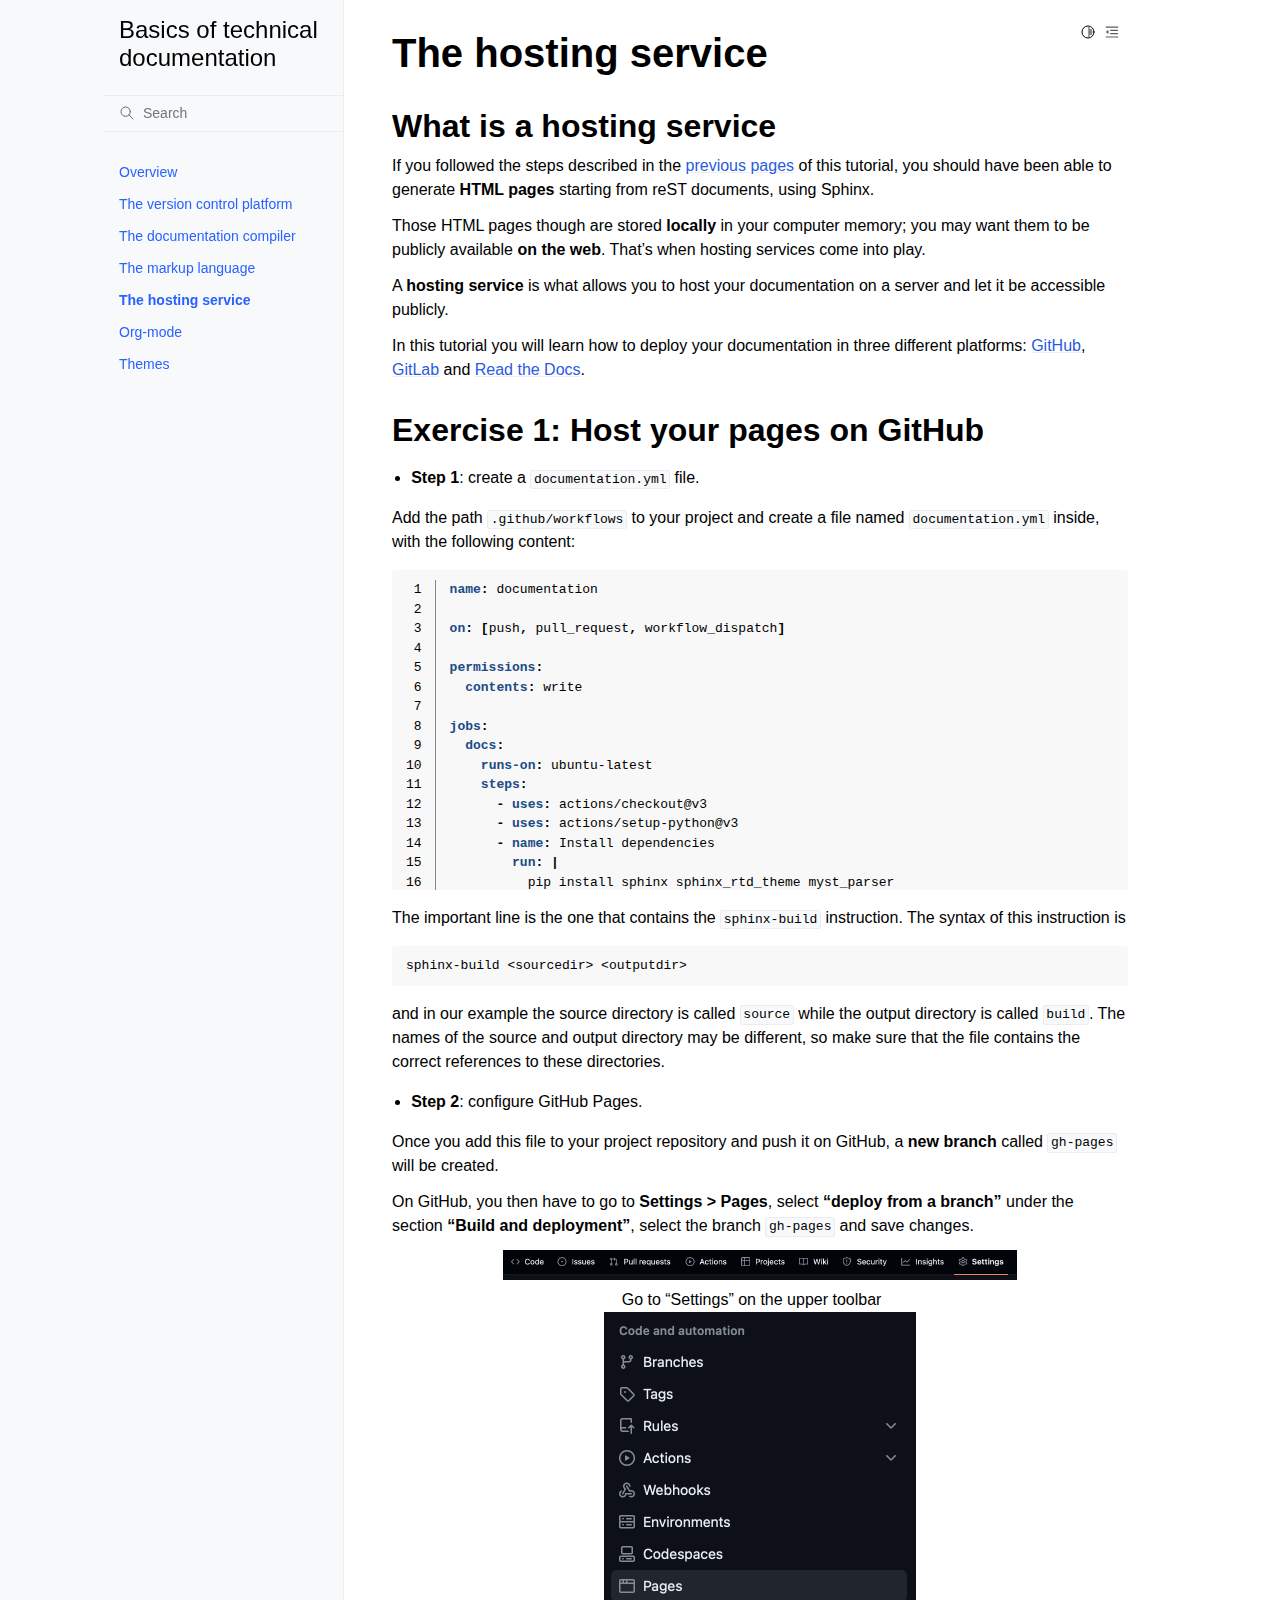
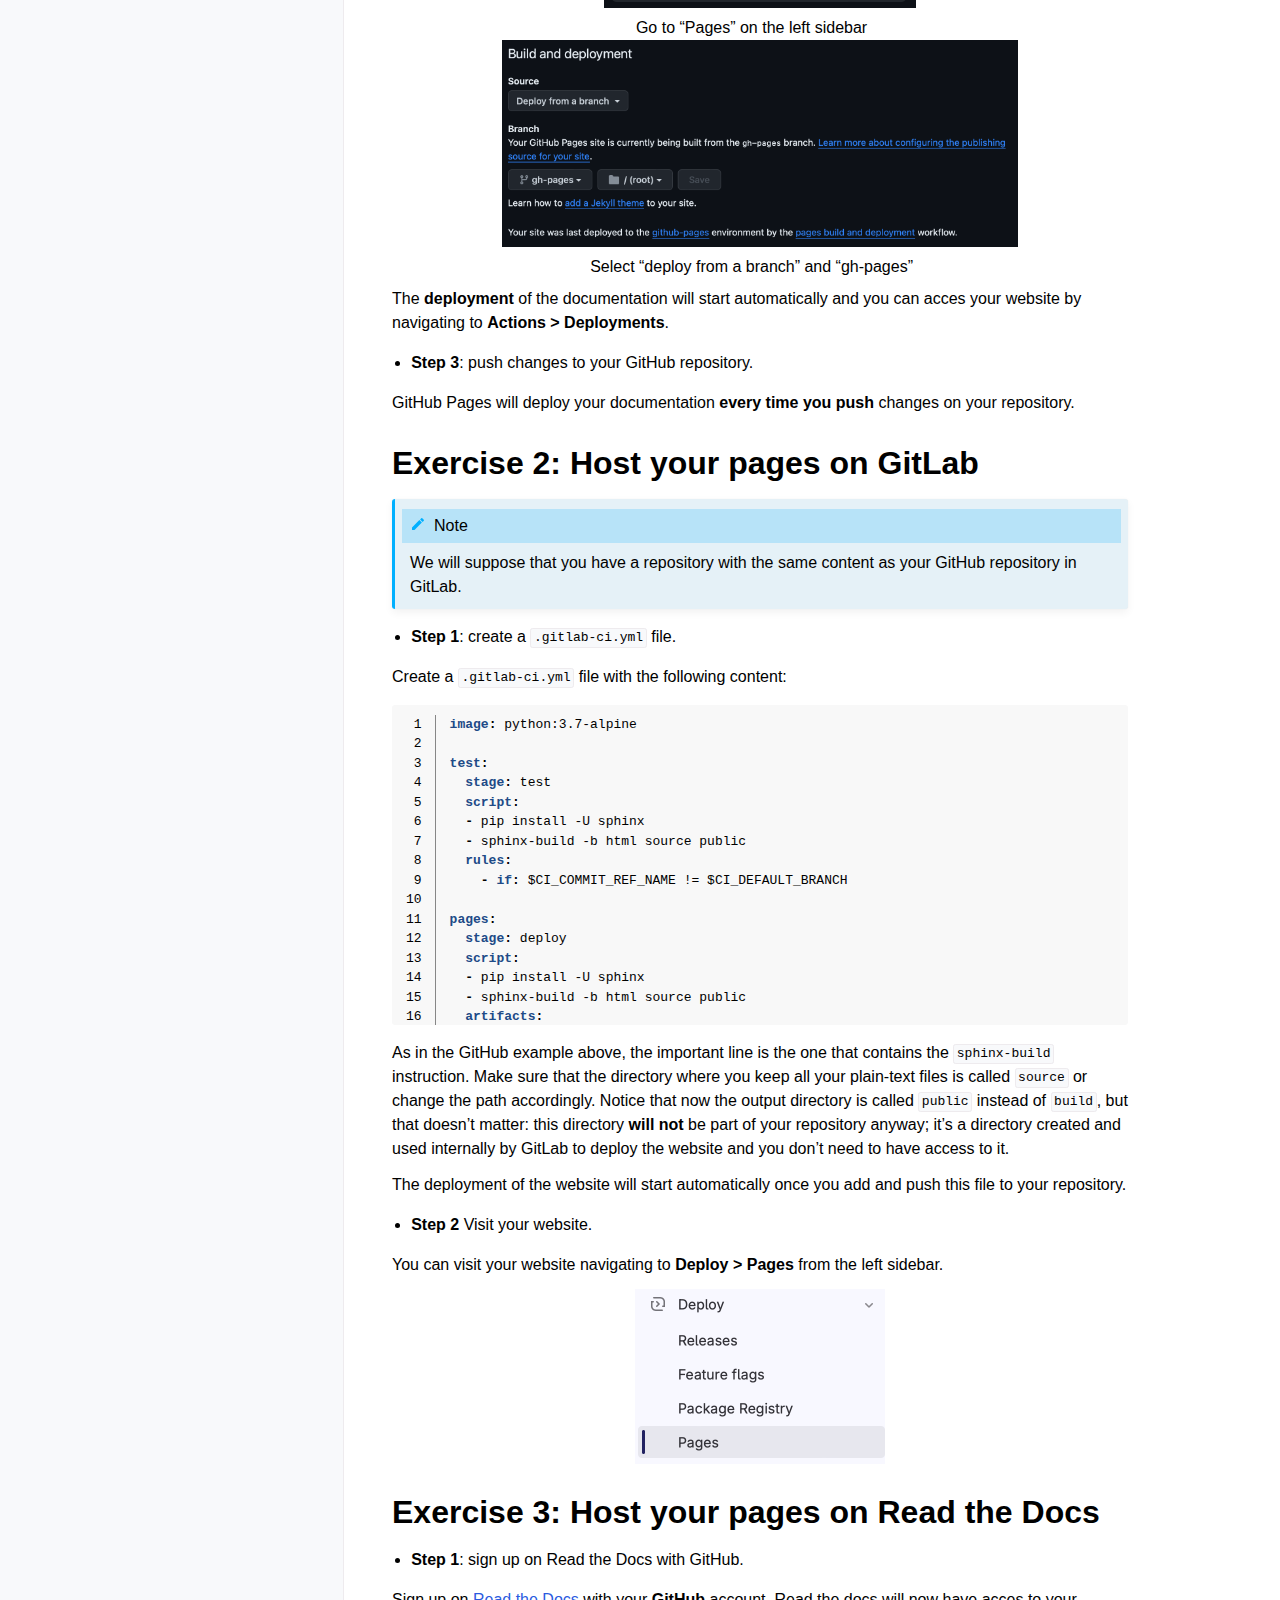
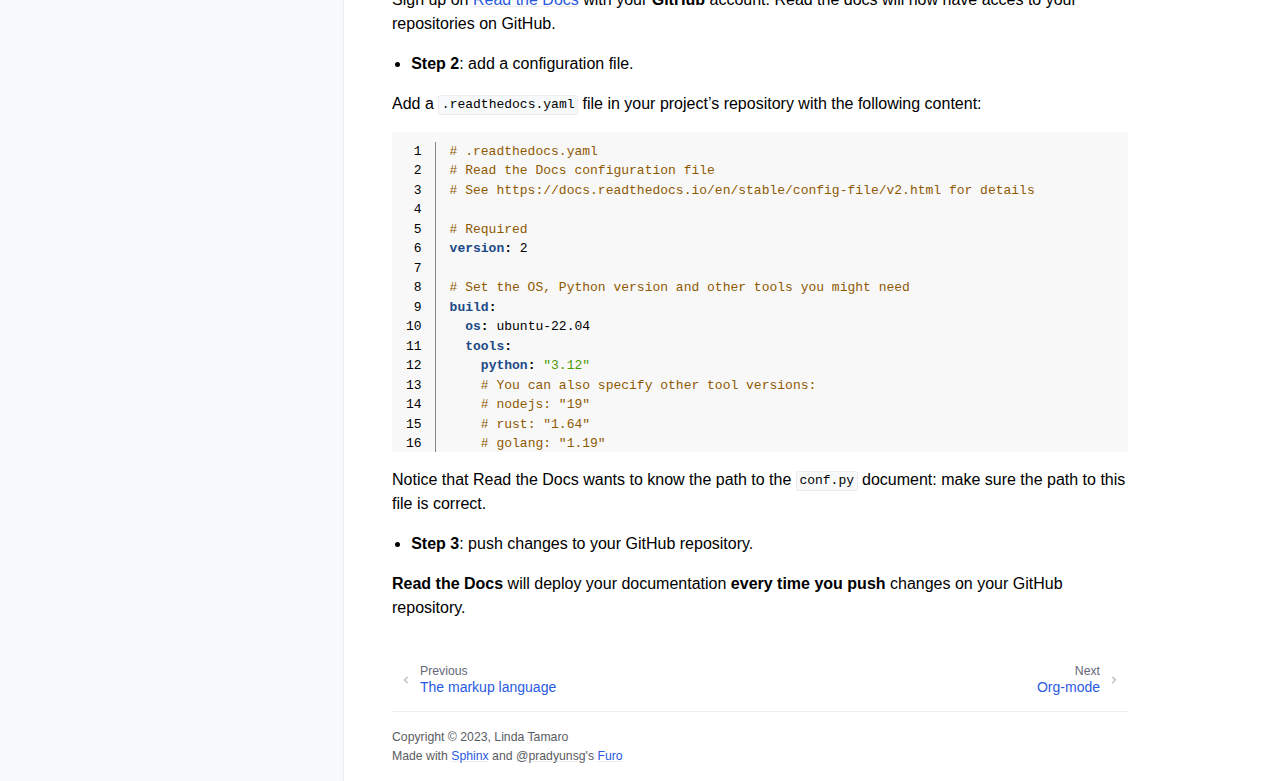
<file: host.html>
<!doctype html>
<html class="no-js" lang="en" data-content_root="./">
  <head><meta charset="utf-8"/>
    <meta name="viewport" content="width=device-width,initial-scale=1"/>
    <meta name="color-scheme" content="light dark"><meta name="viewport" content="width=device-width, initial-scale=1" />
<link rel="index" title="Index" href="genindex.html" /><link rel="search" title="Search" href="search.html" /><link rel="next" title="Org-mode" href="orgmode.html" /><link rel="prev" title="The markup language" href="markup.html" />

    <!-- Generated with Sphinx 7.2.6 and Furo 2023.09.10 -->
        <title>The hosting service - Basics of technical documentation</title>
      <link rel="stylesheet" type="text/css" href="_static/pygments.css?v=a746c00c" />
    <link rel="stylesheet" type="text/css" href="_static/styles/furo.css?v=135e06be" />
    <link rel="stylesheet" type="text/css" href="_static/styles/furo-extensions.css?v=36a5483c" />
    <link rel="stylesheet" type="text/css" href="_static/custom.css?v=f5fd031e" />
    
    


<style>
  body {
    --color-code-background: #f8f8f8;
  --color-code-foreground: black;
  --admonition-title-font-size: 1rem;
  --admonition-font-size: 1rem;
  
  }
  @media not print {
    body[data-theme="dark"] {
      --color-code-background: #202020;
  --color-code-foreground: #d0d0d0;
  
    }
    @media (prefers-color-scheme: dark) {
      body:not([data-theme="light"]) {
        --color-code-background: #202020;
  --color-code-foreground: #d0d0d0;
  
      }
    }
  }
</style></head>
  <body>
    
    <script>
      document.body.dataset.theme = localStorage.getItem("theme") || "auto";
    </script>
    

<svg xmlns="http://www.w3.org/2000/svg" style="display: none;">
  <symbol id="svg-toc" viewBox="0 0 24 24">
    <title>Contents</title>
    <svg stroke="currentColor" fill="currentColor" stroke-width="0" viewBox="0 0 1024 1024">
      <path d="M408 442h480c4.4 0 8-3.6 8-8v-56c0-4.4-3.6-8-8-8H408c-4.4 0-8 3.6-8 8v56c0 4.4 3.6 8 8 8zm-8 204c0 4.4 3.6 8 8 8h480c4.4 0 8-3.6 8-8v-56c0-4.4-3.6-8-8-8H408c-4.4 0-8 3.6-8 8v56zm504-486H120c-4.4 0-8 3.6-8 8v56c0 4.4 3.6 8 8 8h784c4.4 0 8-3.6 8-8v-56c0-4.4-3.6-8-8-8zm0 632H120c-4.4 0-8 3.6-8 8v56c0 4.4 3.6 8 8 8h784c4.4 0 8-3.6 8-8v-56c0-4.4-3.6-8-8-8zM115.4 518.9L271.7 642c5.8 4.6 14.4.5 14.4-6.9V388.9c0-7.4-8.5-11.5-14.4-6.9L115.4 505.1a8.74 8.74 0 0 0 0 13.8z"/>
    </svg>
  </symbol>
  <symbol id="svg-menu" viewBox="0 0 24 24">
    <title>Menu</title>
    <svg xmlns="http://www.w3.org/2000/svg" viewBox="0 0 24 24" fill="none" stroke="currentColor"
      stroke-width="2" stroke-linecap="round" stroke-linejoin="round" class="feather-menu">
      <line x1="3" y1="12" x2="21" y2="12"></line>
      <line x1="3" y1="6" x2="21" y2="6"></line>
      <line x1="3" y1="18" x2="21" y2="18"></line>
    </svg>
  </symbol>
  <symbol id="svg-arrow-right" viewBox="0 0 24 24">
    <title>Expand</title>
    <svg xmlns="http://www.w3.org/2000/svg" viewBox="0 0 24 24" fill="none" stroke="currentColor"
      stroke-width="2" stroke-linecap="round" stroke-linejoin="round" class="feather-chevron-right">
      <polyline points="9 18 15 12 9 6"></polyline>
    </svg>
  </symbol>
  <symbol id="svg-sun" viewBox="0 0 24 24">
    <title>Light mode</title>
    <svg xmlns="http://www.w3.org/2000/svg" viewBox="0 0 24 24" fill="none" stroke="currentColor"
      stroke-width="1.5" stroke-linecap="round" stroke-linejoin="round" class="feather-sun">
      <circle cx="12" cy="12" r="5"></circle>
      <line x1="12" y1="1" x2="12" y2="3"></line>
      <line x1="12" y1="21" x2="12" y2="23"></line>
      <line x1="4.22" y1="4.22" x2="5.64" y2="5.64"></line>
      <line x1="18.36" y1="18.36" x2="19.78" y2="19.78"></line>
      <line x1="1" y1="12" x2="3" y2="12"></line>
      <line x1="21" y1="12" x2="23" y2="12"></line>
      <line x1="4.22" y1="19.78" x2="5.64" y2="18.36"></line>
      <line x1="18.36" y1="5.64" x2="19.78" y2="4.22"></line>
    </svg>
  </symbol>
  <symbol id="svg-moon" viewBox="0 0 24 24">
    <title>Dark mode</title>
    <svg xmlns="http://www.w3.org/2000/svg" viewBox="0 0 24 24" fill="none" stroke="currentColor"
      stroke-width="1.5" stroke-linecap="round" stroke-linejoin="round" class="icon-tabler-moon">
      <path stroke="none" d="M0 0h24v24H0z" fill="none" />
      <path d="M12 3c.132 0 .263 0 .393 0a7.5 7.5 0 0 0 7.92 12.446a9 9 0 1 1 -8.313 -12.454z" />
    </svg>
  </symbol>
  <symbol id="svg-sun-half" viewBox="0 0 24 24">
    <title>Auto light/dark mode</title>
    <svg xmlns="http://www.w3.org/2000/svg" viewBox="0 0 24 24" fill="none" stroke="currentColor"
      stroke-width="1.5" stroke-linecap="round" stroke-linejoin="round" class="icon-tabler-shadow">
      <path stroke="none" d="M0 0h24v24H0z" fill="none"/>
      <circle cx="12" cy="12" r="9" />
      <path d="M13 12h5" />
      <path d="M13 15h4" />
      <path d="M13 18h1" />
      <path d="M13 9h4" />
      <path d="M13 6h1" />
    </svg>
  </symbol>
</svg>

<input type="checkbox" class="sidebar-toggle" name="__navigation" id="__navigation">
<input type="checkbox" class="sidebar-toggle" name="__toc" id="__toc">
<label class="overlay sidebar-overlay" for="__navigation">
  <div class="visually-hidden">Hide navigation sidebar</div>
</label>
<label class="overlay toc-overlay" for="__toc">
  <div class="visually-hidden">Hide table of contents sidebar</div>
</label>



<div class="page">
  <header class="mobile-header">
    <div class="header-left">
      <label class="nav-overlay-icon" for="__navigation">
        <div class="visually-hidden">Toggle site navigation sidebar</div>
        <i class="icon"><svg><use href="#svg-menu"></use></svg></i>
      </label>
    </div>
    <div class="header-center">
      <a href="index.html"><div class="brand">Basics of technical documentation</div></a>
    </div>
    <div class="header-right">
      <div class="theme-toggle-container theme-toggle-header">
        <button class="theme-toggle">
          <div class="visually-hidden">Toggle Light / Dark / Auto color theme</div>
          <svg class="theme-icon-when-auto"><use href="#svg-sun-half"></use></svg>
          <svg class="theme-icon-when-dark"><use href="#svg-moon"></use></svg>
          <svg class="theme-icon-when-light"><use href="#svg-sun"></use></svg>
        </button>
      </div>
      <label class="toc-overlay-icon toc-header-icon" for="__toc">
        <div class="visually-hidden">Toggle table of contents sidebar</div>
        <i class="icon"><svg><use href="#svg-toc"></use></svg></i>
      </label>
    </div>
  </header>
  <aside class="sidebar-drawer">
    <div class="sidebar-container">
      
      <div class="sidebar-sticky"><a class="sidebar-brand" href="index.html">
  
  
  <span class="sidebar-brand-text">Basics of technical documentation</span>
  
</a><form class="sidebar-search-container" method="get" action="search.html" role="search">
  <input class="sidebar-search" placeholder="Search" name="q" aria-label="Search">
  <input type="hidden" name="check_keywords" value="yes">
  <input type="hidden" name="area" value="default">
</form>
<div id="searchbox"></div><div class="sidebar-scroll"><div class="sidebar-tree">
  <ul class="current">
<li class="toctree-l1"><a class="reference internal" href="overview.html">Overview</a></li>
<li class="toctree-l1"><a class="reference internal" href="git.html">The version control platform</a></li>
<li class="toctree-l1"><a class="reference internal" href="sphinx.html">The documentation compiler</a></li>
<li class="toctree-l1"><a class="reference internal" href="markup.html">The markup language</a></li>
<li class="toctree-l1 current current-page"><a class="current reference internal" href="#">The hosting service</a></li>
<li class="toctree-l1"><a class="reference internal" href="orgmode.html">Org-mode</a></li>
<li class="toctree-l1"><a class="reference internal" href="temi.html">Themes</a></li>
</ul>

</div>
</div>

      </div>
      
    </div>
  </aside>
  <div class="main">
    <div class="content">
      <div class="article-container">
        <a href="#" class="back-to-top muted-link">
          <svg xmlns="http://www.w3.org/2000/svg" viewBox="0 0 24 24">
            <path d="M13 20h-2V8l-5.5 5.5-1.42-1.42L12 4.16l7.92 7.92-1.42 1.42L13 8v12z"></path>
          </svg>
          <span>Back to top</span>
        </a>
        <div class="content-icon-container">
          
<div class="theme-toggle-container theme-toggle-content">
            <button class="theme-toggle">
              <div class="visually-hidden">Toggle Light / Dark / Auto color theme</div>
              <svg class="theme-icon-when-auto"><use href="#svg-sun-half"></use></svg>
              <svg class="theme-icon-when-dark"><use href="#svg-moon"></use></svg>
              <svg class="theme-icon-when-light"><use href="#svg-sun"></use></svg>
            </button>
          </div>
          <label class="toc-overlay-icon toc-content-icon" for="__toc">
            <div class="visually-hidden">Toggle table of contents sidebar</div>
            <i class="icon"><svg><use href="#svg-toc"></use></svg></i>
          </label>
        </div>
        <article role="main">
          <section id="the-hosting-service">
<span id="host"></span><h1>The hosting service<a class="headerlink" href="#the-hosting-service" title="Link to this heading">#</a></h1>
<section id="what-is-a-hosting-service">
<h2>What is a hosting service<a class="headerlink" href="#what-is-a-hosting-service" title="Link to this heading">#</a></h2>
<p>If you followed the steps described in the <a class="reference internal" href="sphinx.html#sphinx"><span class="std std-ref">previous pages</span></a> of this tutorial, you should have been able to generate <strong>HTML pages</strong> starting from reST documents, using Sphinx.</p>
<p>Those HTML pages though are stored <strong>locally</strong> in your computer memory; you may want them to be publicly available <strong>on the web</strong>. That’s when hosting services come into play.</p>
<p>A <strong>hosting service</strong> is what allows you to host your documentation on a server and let it be accessible publicly.</p>
<p>In this tutorial you will learn how to deploy your documentation in three different platforms: <a class="reference internal" href="#github"><span class="std std-ref">GitHub</span></a>, <a class="reference internal" href="#gitlab"><span class="std std-ref">GitLab</span></a> and <a class="reference internal" href="#readthedocs"><span class="std std-ref">Read the Docs</span></a>.</p>
</section>
<section id="exercise-1-host-your-pages-on-github">
<span id="github"></span><h2>Exercise 1: Host your pages on GitHub<a class="headerlink" href="#exercise-1-host-your-pages-on-github" title="Link to this heading">#</a></h2>
<ul class="simple">
<li><p><strong>Step 1</strong>: create a <code class="docutils literal notranslate"><span class="pre">documentation.yml</span></code> file.</p></li>
</ul>
<p>Add the path <code class="docutils literal notranslate"><span class="pre">.github/workflows</span></code> to your project and create a file named <code class="docutils literal notranslate"><span class="pre">documentation.yml</span></code> inside, with the following content:</p>
<div class="highlight-yaml notranslate"><div class="highlight"><pre><span></span><span class="linenos"> 1</span><span class="nt">name</span><span class="p">:</span><span class="w"> </span><span class="l l-Scalar l-Scalar-Plain">documentation</span>
<span class="linenos"> 2</span>
<span class="linenos"> 3</span><span class="nt">on</span><span class="p">:</span><span class="w"> </span><span class="p p-Indicator">[</span><span class="nv">push</span><span class="p p-Indicator">,</span><span class="w"> </span><span class="nv">pull_request</span><span class="p p-Indicator">,</span><span class="w"> </span><span class="nv">workflow_dispatch</span><span class="p p-Indicator">]</span>
<span class="linenos"> 4</span>
<span class="linenos"> 5</span><span class="nt">permissions</span><span class="p">:</span>
<span class="linenos"> 6</span><span class="w">  </span><span class="nt">contents</span><span class="p">:</span><span class="w"> </span><span class="l l-Scalar l-Scalar-Plain">write</span>
<span class="linenos"> 7</span>
<span class="linenos"> 8</span><span class="nt">jobs</span><span class="p">:</span>
<span class="linenos"> 9</span><span class="w">  </span><span class="nt">docs</span><span class="p">:</span>
<span class="linenos">10</span><span class="w">    </span><span class="nt">runs-on</span><span class="p">:</span><span class="w"> </span><span class="l l-Scalar l-Scalar-Plain">ubuntu-latest</span>
<span class="linenos">11</span><span class="w">    </span><span class="nt">steps</span><span class="p">:</span>
<span class="linenos">12</span><span class="w">      </span><span class="p p-Indicator">-</span><span class="w"> </span><span class="nt">uses</span><span class="p">:</span><span class="w"> </span><span class="l l-Scalar l-Scalar-Plain">actions/checkout@v3</span>
<span class="linenos">13</span><span class="w">      </span><span class="p p-Indicator">-</span><span class="w"> </span><span class="nt">uses</span><span class="p">:</span><span class="w"> </span><span class="l l-Scalar l-Scalar-Plain">actions/setup-python@v3</span>
<span class="linenos">14</span><span class="w">      </span><span class="p p-Indicator">-</span><span class="w"> </span><span class="nt">name</span><span class="p">:</span><span class="w"> </span><span class="l l-Scalar l-Scalar-Plain">Install dependencies</span>
<span class="linenos">15</span><span class="w">        </span><span class="nt">run</span><span class="p">:</span><span class="w"> </span><span class="p p-Indicator">|</span>
<span class="linenos">16</span><span class="w">          </span><span class="no">pip install sphinx sphinx_rtd_theme myst_parser</span>
<span class="linenos">17</span><span class="w">      </span><span class="p p-Indicator">-</span><span class="w"> </span><span class="nt">name</span><span class="p">:</span><span class="w"> </span><span class="l l-Scalar l-Scalar-Plain">Sphinx build</span>
<span class="linenos">18</span><span class="w">        </span><span class="nt">run</span><span class="p">:</span><span class="w"> </span><span class="p p-Indicator">|</span>
<span class="linenos">19</span><span class="w">          </span><span class="no">sphinx-build source build</span>
<span class="linenos">20</span><span class="w">      </span><span class="p p-Indicator">-</span><span class="w"> </span><span class="nt">name</span><span class="p">:</span><span class="w"> </span><span class="l l-Scalar l-Scalar-Plain">Deploy to GitHub Pages</span>
<span class="linenos">21</span><span class="w">        </span><span class="nt">uses</span><span class="p">:</span><span class="w"> </span><span class="l l-Scalar l-Scalar-Plain">peaceiris/actions-gh-pages@v3</span>
<span class="linenos">22</span><span class="w">        </span><span class="nt">if</span><span class="p">:</span><span class="w"> </span><span class="l l-Scalar l-Scalar-Plain">${{ github.event_name == &#39;push&#39; &amp;&amp; github.ref == &#39;refs/heads/main&#39; }}</span>
<span class="linenos">23</span><span class="w">        </span><span class="nt">with</span><span class="p">:</span>
<span class="linenos">24</span><span class="w">          </span><span class="nt">publish_branch</span><span class="p">:</span><span class="w"> </span><span class="l l-Scalar l-Scalar-Plain">gh-pages</span>
<span class="linenos">25</span><span class="w">          </span><span class="nt">github_token</span><span class="p">:</span><span class="w"> </span><span class="l l-Scalar l-Scalar-Plain">${{ secrets.GITHUB_TOKEN }}</span>
<span class="linenos">26</span><span class="w">          </span><span class="nt">publish_dir</span><span class="p">:</span><span class="w"> </span><span class="l l-Scalar l-Scalar-Plain">build/</span>
<span class="linenos">27</span><span class="w">          </span><span class="nt">force_orphan</span><span class="p">:</span><span class="w"> </span><span class="l l-Scalar l-Scalar-Plain">true</span>
</pre></div>
</div>
<p>The important line is the one that contains the <code class="docutils literal notranslate"><span class="pre">sphinx-build</span></code> instruction. The syntax of this instruction is</p>
<div class="highlight-bash notranslate"><div class="highlight"><pre><span></span>sphinx-build<span class="w"> </span>&lt;sourcedir&gt;<span class="w"> </span>&lt;outputdir&gt;
</pre></div>
</div>
<p>and in our example the source directory is called <code class="docutils literal notranslate"><span class="pre">source</span></code> while the output directory is called <code class="docutils literal notranslate"><span class="pre">build</span></code>. The names of the source and output directory may be different, so make sure that the file contains the correct references to these directories.</p>
<ul class="simple">
<li><p><strong>Step 2</strong>: configure GitHub Pages.</p></li>
</ul>
<p>Once you add this file to your project repository and push it on GitHub, a <strong>new branch</strong> called <code class="docutils literal notranslate"><span class="pre">gh-pages</span></code> will be created.</p>
<p>On GitHub, you then have to go to <strong>Settings &gt; Pages</strong>, select <strong>“deploy from a branch”</strong> under the section <strong>“Build and deployment”</strong>, select the branch <code class="docutils literal notranslate"><span class="pre">gh-pages</span></code> and save changes.</p>
<figure class="align-default" id="id1">
<img alt="_images/settings.png" src="_images/settings.png" />
<figcaption>
<p><span class="caption-text">Go to “Settings” on the upper toolbar</span><a class="headerlink" href="#id1" title="Link to this image">#</a></p>
</figcaption>
</figure>
<figure class="align-default" id="id2">
<a class="reference internal image-reference" href="_images/pages.png"><img alt="_images/pages.png" src="_images/pages.png" style="width: 312.0px; height: 296.0px;" /></a>
<figcaption>
<p><span class="caption-text">Go to “Pages” on the left sidebar</span><a class="headerlink" href="#id2" title="Link to this image">#</a></p>
</figcaption>
</figure>
<figure class="align-default" id="id3">
<img alt="_images/deploy-branch.png" src="_images/deploy-branch.png" />
<figcaption>
<p><span class="caption-text">Select “deploy from a branch” and “gh-pages”</span><a class="headerlink" href="#id3" title="Link to this image">#</a></p>
</figcaption>
</figure>
<p>The <strong>deployment</strong> of the documentation will start automatically and you can acces your website by navigating to <strong>Actions &gt; Deployments</strong>.</p>
<ul class="simple">
<li><p><strong>Step 3</strong>: push changes to your GitHub repository.</p></li>
</ul>
<p>GitHub Pages will deploy your documentation <strong>every time you push</strong> changes on your repository.</p>
</section>
<section id="exercise-2-host-your-pages-on-gitlab">
<span id="gitlab"></span><h2>Exercise 2: Host your pages on GitLab<a class="headerlink" href="#exercise-2-host-your-pages-on-gitlab" title="Link to this heading">#</a></h2>
<div class="admonition note">
<p class="admonition-title">Note</p>
<p>We will suppose that you have a repository with the same content as your GitHub repository in GitLab.</p>
</div>
<ul class="simple">
<li><p><strong>Step 1</strong>: create a <code class="docutils literal notranslate"><span class="pre">.gitlab-ci.yml</span></code> file.</p></li>
</ul>
<p>Create a <code class="docutils literal notranslate"><span class="pre">.gitlab-ci.yml</span></code> file with the following content:</p>
<div class="highlight-yaml notranslate"><div class="highlight"><pre><span></span><span class="linenos"> 1</span><span class="nt">image</span><span class="p">:</span><span class="w"> </span><span class="l l-Scalar l-Scalar-Plain">python:3.7-alpine</span>
<span class="linenos"> 2</span>
<span class="linenos"> 3</span><span class="nt">test</span><span class="p">:</span>
<span class="linenos"> 4</span><span class="w">  </span><span class="nt">stage</span><span class="p">:</span><span class="w"> </span><span class="l l-Scalar l-Scalar-Plain">test</span>
<span class="linenos"> 5</span><span class="w">  </span><span class="nt">script</span><span class="p">:</span>
<span class="linenos"> 6</span><span class="w">  </span><span class="p p-Indicator">-</span><span class="w"> </span><span class="l l-Scalar l-Scalar-Plain">pip install -U sphinx</span>
<span class="linenos"> 7</span><span class="w">  </span><span class="p p-Indicator">-</span><span class="w"> </span><span class="l l-Scalar l-Scalar-Plain">sphinx-build -b html source public</span>
<span class="linenos"> 8</span><span class="w">  </span><span class="nt">rules</span><span class="p">:</span>
<span class="linenos"> 9</span><span class="w">    </span><span class="p p-Indicator">-</span><span class="w"> </span><span class="nt">if</span><span class="p">:</span><span class="w"> </span><span class="l l-Scalar l-Scalar-Plain">$CI_COMMIT_REF_NAME != $CI_DEFAULT_BRANCH</span>
<span class="linenos">10</span>
<span class="linenos">11</span><span class="nt">pages</span><span class="p">:</span>
<span class="linenos">12</span><span class="w">  </span><span class="nt">stage</span><span class="p">:</span><span class="w"> </span><span class="l l-Scalar l-Scalar-Plain">deploy</span>
<span class="linenos">13</span><span class="w">  </span><span class="nt">script</span><span class="p">:</span>
<span class="linenos">14</span><span class="w">  </span><span class="p p-Indicator">-</span><span class="w"> </span><span class="l l-Scalar l-Scalar-Plain">pip install -U sphinx</span>
<span class="linenos">15</span><span class="w">  </span><span class="p p-Indicator">-</span><span class="w"> </span><span class="l l-Scalar l-Scalar-Plain">sphinx-build -b html source public</span>
<span class="linenos">16</span><span class="w">  </span><span class="nt">artifacts</span><span class="p">:</span>
<span class="linenos">17</span><span class="w">    </span><span class="nt">paths</span><span class="p">:</span>
<span class="linenos">18</span><span class="w">    </span><span class="p p-Indicator">-</span><span class="w"> </span><span class="l l-Scalar l-Scalar-Plain">public</span>
<span class="linenos">19</span><span class="w">  </span><span class="nt">rules</span><span class="p">:</span>
<span class="linenos">20</span><span class="w">    </span><span class="p p-Indicator">-</span><span class="w"> </span><span class="nt">if</span><span class="p">:</span><span class="w"> </span><span class="l l-Scalar l-Scalar-Plain">$CI_COMMIT_REF_NAME == $CI_DEFAULT_BRANCH</span>
</pre></div>
</div>
<p>As in the GitHub example above, the important line is the one that contains the <code class="docutils literal notranslate"><span class="pre">sphinx-build</span></code> instruction. Make sure that the directory where you keep all your plain-text files is called <code class="docutils literal notranslate"><span class="pre">source</span></code> or change the path accordingly. Notice that now the output directory is called <code class="docutils literal notranslate"><span class="pre">public</span></code> instead of <code class="docutils literal notranslate"><span class="pre">build</span></code>, but that doesn’t matter: this directory <strong>will not</strong> be part of your repository anyway; it’s a directory created and used internally by GitLab to deploy the website and you don’t need to have access to it.</p>
<p>The deployment of the website will start automatically once you add and push this file to your repository.</p>
<ul class="simple">
<li><p><strong>Step 2</strong> Visit your website.</p></li>
</ul>
<p>You can visit your website navigating to <strong>Deploy &gt; Pages</strong> from the left sidebar.</p>
<a class="reference internal image-reference" href="_images/gitlab-pages.png"><img alt="_images/gitlab-pages.png" src="_images/gitlab-pages.png" style="width: 250.0px; height: 175.0px;" /></a>
</section>
<section id="exercise-3-host-your-pages-on-read-the-docs">
<span id="readthedocs"></span><h2>Exercise 3: Host your pages on Read the Docs<a class="headerlink" href="#exercise-3-host-your-pages-on-read-the-docs" title="Link to this heading">#</a></h2>
<ul class="simple">
<li><p><strong>Step 1</strong>: sign up on Read the Docs with GitHub.</p></li>
</ul>
<p>Sign up on <a class="reference external" href="https://readthedocs.com">Read the Docs</a>  with your <strong>GitHub</strong> account. Read the docs will now have acces to your repositories on GitHub.</p>
<ul class="simple">
<li><p><strong>Step 2</strong>: add a configuration file.</p></li>
</ul>
<p>Add a <code class="docutils literal notranslate"><span class="pre">.readthedocs.yaml</span></code> file in your project’s repository with the following content:</p>
<div class="highlight-yaml notranslate"><div class="highlight"><pre><span></span><span class="linenos"> 1</span><span class="c1"># .readthedocs.yaml</span>
<span class="linenos"> 2</span><span class="c1"># Read the Docs configuration file</span>
<span class="linenos"> 3</span><span class="c1"># See https://docs.readthedocs.io/en/stable/config-file/v2.html for details</span>
<span class="linenos"> 4</span>
<span class="linenos"> 5</span><span class="c1"># Required</span>
<span class="linenos"> 6</span><span class="nt">version</span><span class="p">:</span><span class="w"> </span><span class="l l-Scalar l-Scalar-Plain">2</span>
<span class="linenos"> 7</span>
<span class="linenos"> 8</span><span class="c1"># Set the OS, Python version and other tools you might need</span>
<span class="linenos"> 9</span><span class="nt">build</span><span class="p">:</span>
<span class="linenos">10</span><span class="w">  </span><span class="nt">os</span><span class="p">:</span><span class="w"> </span><span class="l l-Scalar l-Scalar-Plain">ubuntu-22.04</span>
<span class="linenos">11</span><span class="w">  </span><span class="nt">tools</span><span class="p">:</span>
<span class="linenos">12</span><span class="w">    </span><span class="nt">python</span><span class="p">:</span><span class="w"> </span><span class="s">&quot;3.12&quot;</span>
<span class="linenos">13</span><span class="w">    </span><span class="c1"># You can also specify other tool versions:</span>
<span class="linenos">14</span><span class="w">    </span><span class="c1"># nodejs: &quot;19&quot;</span>
<span class="linenos">15</span><span class="w">    </span><span class="c1"># rust: &quot;1.64&quot;</span>
<span class="linenos">16</span><span class="w">    </span><span class="c1"># golang: &quot;1.19&quot;</span>
<span class="linenos">17</span>
<span class="linenos">18</span><span class="c1"># Build documentation in the &quot;docs/&quot; directory with Sphinx</span>
<span class="linenos">19</span><span class="nt">sphinx</span><span class="p">:</span>
<span class="linenos">20</span><span class="w">  </span><span class="nt">configuration</span><span class="p">:</span><span class="w"> </span><span class="l l-Scalar l-Scalar-Plain">source/conf.py</span>
<span class="linenos">21</span>
<span class="linenos">22</span><span class="c1"># Optionally build your docs in additional formats such as PDF and ePub</span>
<span class="linenos">23</span><span class="c1"># formats:</span>
<span class="linenos">24</span><span class="c1">#    - pdf</span>
<span class="linenos">25</span><span class="c1">#    - epub</span>
<span class="linenos">26</span>
<span class="linenos">27</span><span class="c1"># Optional but recommended, declare the Python requirements required</span>
<span class="linenos">28</span><span class="c1"># to build your documentation</span>
<span class="linenos">29</span><span class="c1"># See https://docs.readthedocs.io/en/stable/guides/reproducible-builds.html</span>
<span class="linenos">30</span><span class="c1"># python:</span>
<span class="linenos">31</span><span class="c1">#    install:</span>
<span class="linenos">32</span><span class="c1">#    - requirements: docs/requirements.txt</span>
</pre></div>
</div>
<p>Notice that Read the Docs wants to know the path to the <code class="docutils literal notranslate"><span class="pre">conf.py</span></code> document: make sure the path to this file is correct.</p>
<ul class="simple">
<li><p><strong>Step 3</strong>: push changes to your GitHub repository.</p></li>
</ul>
<p><strong>Read the Docs</strong> will deploy your documentation <strong>every time you push</strong> changes on your GitHub repository.</p>
</section>
</section>

        </article>
      </div>
      <footer>
        
        <div class="related-pages">
          <a class="next-page" href="orgmode.html">
              <div class="page-info">
                <div class="context">
                  <span>Next</span>
                </div>
                <div class="title">Org-mode</div>
              </div>
              <svg class="furo-related-icon"><use href="#svg-arrow-right"></use></svg>
            </a>
          <a class="prev-page" href="markup.html">
              <svg class="furo-related-icon"><use href="#svg-arrow-right"></use></svg>
              <div class="page-info">
                <div class="context">
                  <span>Previous</span>
                </div>
                
                <div class="title">The markup language</div>
                
              </div>
            </a>
        </div>
        <div class="bottom-of-page">
          <div class="left-details">
            <div class="copyright">
                Copyright &#169; 2023, Linda Tamaro
            </div>
            Made with <a href="https://www.sphinx-doc.org/">Sphinx</a> and <a class="muted-link" href="https://pradyunsg.me">@pradyunsg</a>'s
            
            <a href="https://github.com/pradyunsg/furo">Furo</a>
            
          </div>
          <div class="right-details">
            
          </div>
        </div>
        
      </footer>
    </div>
    <aside class="toc-drawer">
      
      
      <div class="toc-sticky toc-scroll">
        <div class="toc-title-container">
          <span class="toc-title">
            On this page
          </span>
        </div>
        <div class="toc-tree-container">
          <div class="toc-tree">
            <ul>
<li><a class="reference internal" href="#">The hosting service</a><ul>
<li><a class="reference internal" href="#what-is-a-hosting-service">What is a hosting service</a></li>
<li><a class="reference internal" href="#exercise-1-host-your-pages-on-github">Exercise 1: Host your pages on GitHub</a></li>
<li><a class="reference internal" href="#exercise-2-host-your-pages-on-gitlab">Exercise 2: Host your pages on GitLab</a></li>
<li><a class="reference internal" href="#exercise-3-host-your-pages-on-read-the-docs">Exercise 3: Host your pages on Read the Docs</a></li>
</ul>
</li>
</ul>

          </div>
        </div>
      </div>
      
      
    </aside>
  </div>
</div><script src="_static/documentation_options.js?v=5929fcd5"></script>
    <script src="_static/doctools.js?v=888ff710"></script>
    <script src="_static/sphinx_highlight.js?v=dc90522c"></script>
    <script src="_static/scripts/furo.js?v=32e29ea5"></script>
    </body>
</html>
</file>
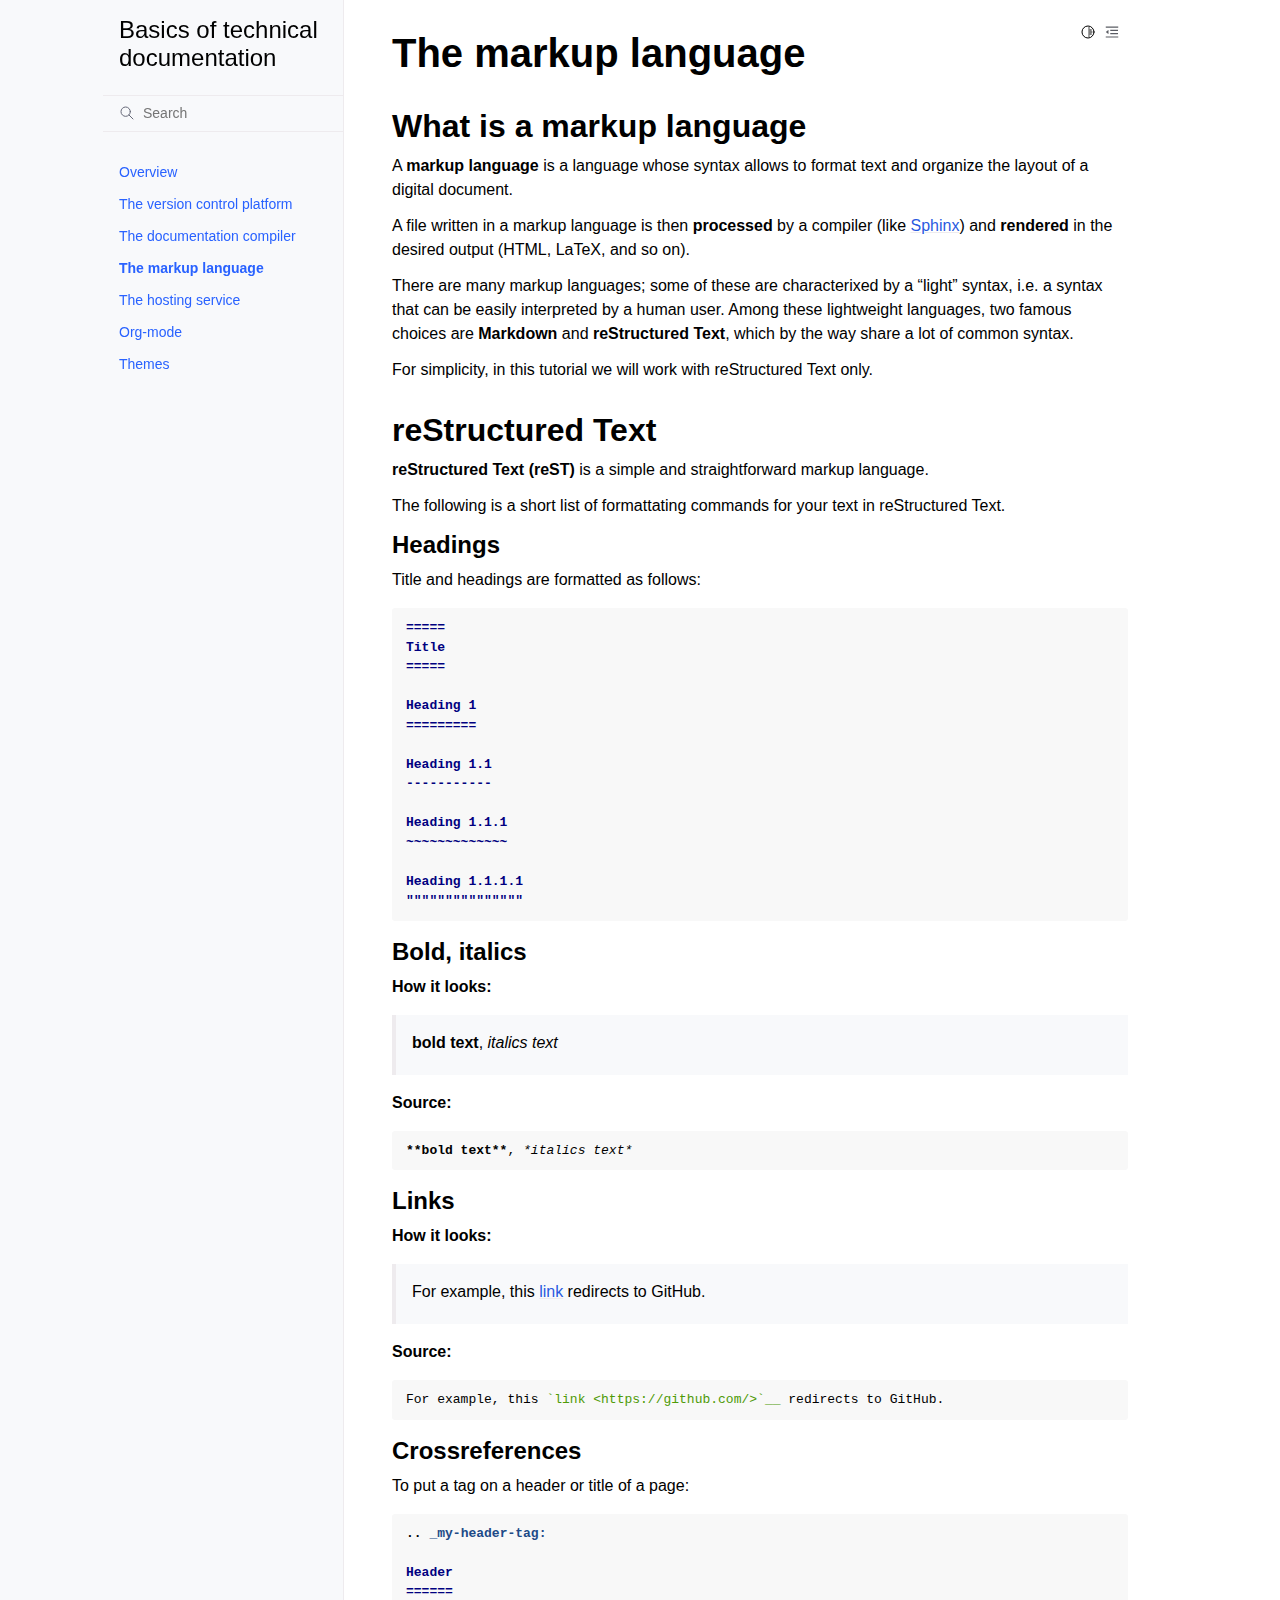
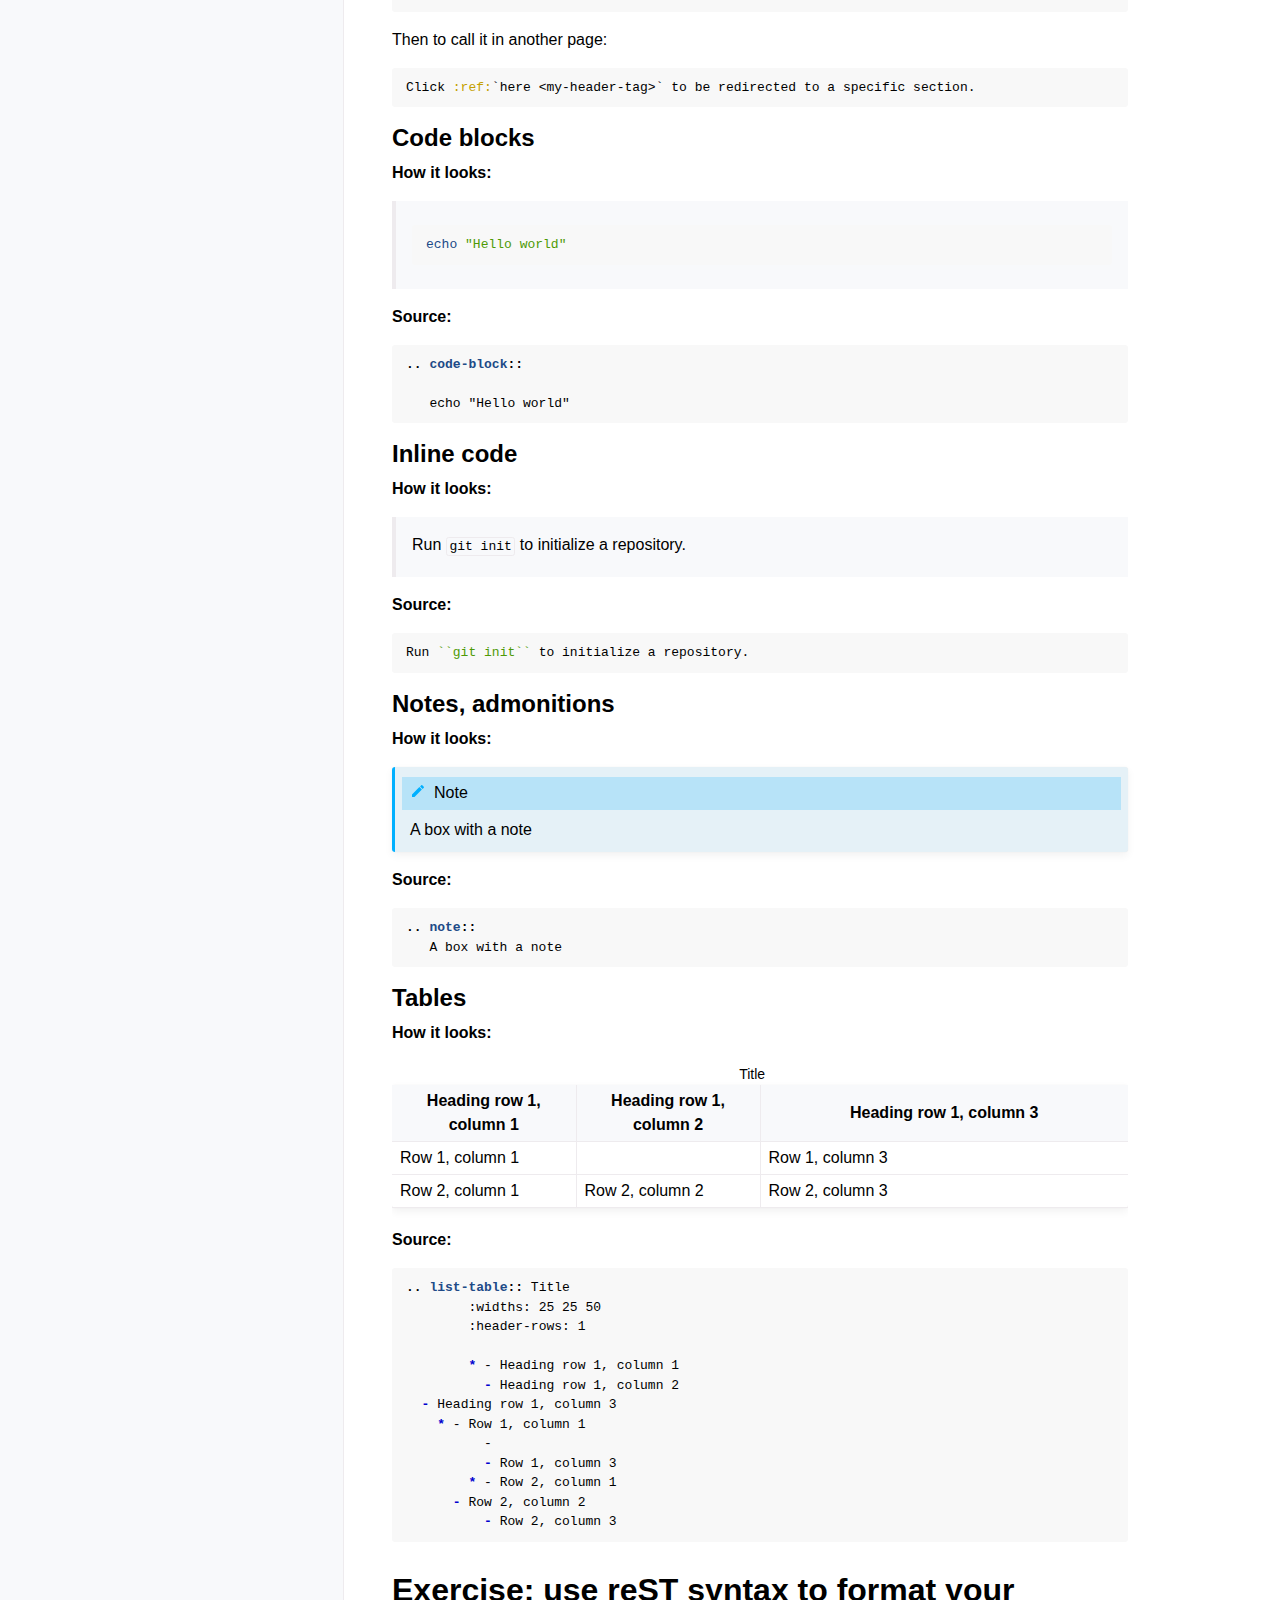
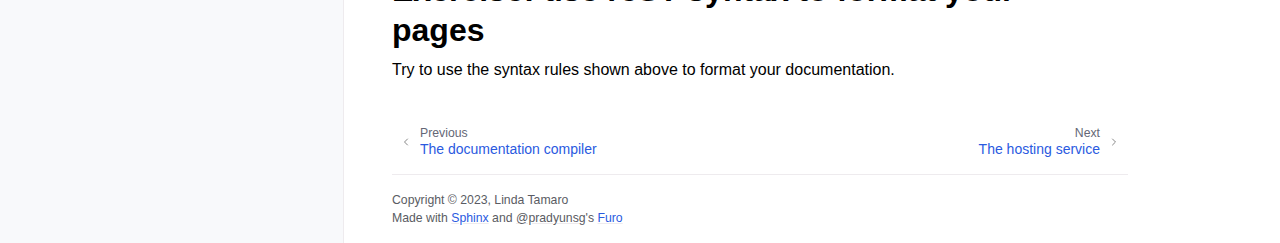
<file: markup.html>
<!doctype html>
<html class="no-js" lang="en" data-content_root="./">
  <head><meta charset="utf-8"/>
    <meta name="viewport" content="width=device-width,initial-scale=1"/>
    <meta name="color-scheme" content="light dark"><meta name="viewport" content="width=device-width, initial-scale=1" />
<link rel="index" title="Index" href="genindex.html" /><link rel="search" title="Search" href="search.html" /><link rel="next" title="The hosting service" href="host.html" /><link rel="prev" title="The documentation compiler" href="sphinx.html" />

    <!-- Generated with Sphinx 7.2.6 and Furo 2023.09.10 -->
        <title>The markup language - Basics of technical documentation</title>
      <link rel="stylesheet" type="text/css" href="_static/pygments.css?v=a746c00c" />
    <link rel="stylesheet" type="text/css" href="_static/styles/furo.css?v=135e06be" />
    <link rel="stylesheet" type="text/css" href="_static/styles/furo-extensions.css?v=36a5483c" />
    <link rel="stylesheet" type="text/css" href="_static/custom.css?v=f5fd031e" />
    
    


<style>
  body {
    --color-code-background: #f8f8f8;
  --color-code-foreground: black;
  --admonition-title-font-size: 1rem;
  --admonition-font-size: 1rem;
  
  }
  @media not print {
    body[data-theme="dark"] {
      --color-code-background: #202020;
  --color-code-foreground: #d0d0d0;
  
    }
    @media (prefers-color-scheme: dark) {
      body:not([data-theme="light"]) {
        --color-code-background: #202020;
  --color-code-foreground: #d0d0d0;
  
      }
    }
  }
</style></head>
  <body>
    
    <script>
      document.body.dataset.theme = localStorage.getItem("theme") || "auto";
    </script>
    

<svg xmlns="http://www.w3.org/2000/svg" style="display: none;">
  <symbol id="svg-toc" viewBox="0 0 24 24">
    <title>Contents</title>
    <svg stroke="currentColor" fill="currentColor" stroke-width="0" viewBox="0 0 1024 1024">
      <path d="M408 442h480c4.4 0 8-3.6 8-8v-56c0-4.4-3.6-8-8-8H408c-4.4 0-8 3.6-8 8v56c0 4.4 3.6 8 8 8zm-8 204c0 4.4 3.6 8 8 8h480c4.4 0 8-3.6 8-8v-56c0-4.4-3.6-8-8-8H408c-4.4 0-8 3.6-8 8v56zm504-486H120c-4.4 0-8 3.6-8 8v56c0 4.4 3.6 8 8 8h784c4.4 0 8-3.6 8-8v-56c0-4.4-3.6-8-8-8zm0 632H120c-4.4 0-8 3.6-8 8v56c0 4.4 3.6 8 8 8h784c4.4 0 8-3.6 8-8v-56c0-4.4-3.6-8-8-8zM115.4 518.9L271.7 642c5.8 4.6 14.4.5 14.4-6.9V388.9c0-7.4-8.5-11.5-14.4-6.9L115.4 505.1a8.74 8.74 0 0 0 0 13.8z"/>
    </svg>
  </symbol>
  <symbol id="svg-menu" viewBox="0 0 24 24">
    <title>Menu</title>
    <svg xmlns="http://www.w3.org/2000/svg" viewBox="0 0 24 24" fill="none" stroke="currentColor"
      stroke-width="2" stroke-linecap="round" stroke-linejoin="round" class="feather-menu">
      <line x1="3" y1="12" x2="21" y2="12"></line>
      <line x1="3" y1="6" x2="21" y2="6"></line>
      <line x1="3" y1="18" x2="21" y2="18"></line>
    </svg>
  </symbol>
  <symbol id="svg-arrow-right" viewBox="0 0 24 24">
    <title>Expand</title>
    <svg xmlns="http://www.w3.org/2000/svg" viewBox="0 0 24 24" fill="none" stroke="currentColor"
      stroke-width="2" stroke-linecap="round" stroke-linejoin="round" class="feather-chevron-right">
      <polyline points="9 18 15 12 9 6"></polyline>
    </svg>
  </symbol>
  <symbol id="svg-sun" viewBox="0 0 24 24">
    <title>Light mode</title>
    <svg xmlns="http://www.w3.org/2000/svg" viewBox="0 0 24 24" fill="none" stroke="currentColor"
      stroke-width="1.5" stroke-linecap="round" stroke-linejoin="round" class="feather-sun">
      <circle cx="12" cy="12" r="5"></circle>
      <line x1="12" y1="1" x2="12" y2="3"></line>
      <line x1="12" y1="21" x2="12" y2="23"></line>
      <line x1="4.22" y1="4.22" x2="5.64" y2="5.64"></line>
      <line x1="18.36" y1="18.36" x2="19.78" y2="19.78"></line>
      <line x1="1" y1="12" x2="3" y2="12"></line>
      <line x1="21" y1="12" x2="23" y2="12"></line>
      <line x1="4.22" y1="19.78" x2="5.64" y2="18.36"></line>
      <line x1="18.36" y1="5.64" x2="19.78" y2="4.22"></line>
    </svg>
  </symbol>
  <symbol id="svg-moon" viewBox="0 0 24 24">
    <title>Dark mode</title>
    <svg xmlns="http://www.w3.org/2000/svg" viewBox="0 0 24 24" fill="none" stroke="currentColor"
      stroke-width="1.5" stroke-linecap="round" stroke-linejoin="round" class="icon-tabler-moon">
      <path stroke="none" d="M0 0h24v24H0z" fill="none" />
      <path d="M12 3c.132 0 .263 0 .393 0a7.5 7.5 0 0 0 7.92 12.446a9 9 0 1 1 -8.313 -12.454z" />
    </svg>
  </symbol>
  <symbol id="svg-sun-half" viewBox="0 0 24 24">
    <title>Auto light/dark mode</title>
    <svg xmlns="http://www.w3.org/2000/svg" viewBox="0 0 24 24" fill="none" stroke="currentColor"
      stroke-width="1.5" stroke-linecap="round" stroke-linejoin="round" class="icon-tabler-shadow">
      <path stroke="none" d="M0 0h24v24H0z" fill="none"/>
      <circle cx="12" cy="12" r="9" />
      <path d="M13 12h5" />
      <path d="M13 15h4" />
      <path d="M13 18h1" />
      <path d="M13 9h4" />
      <path d="M13 6h1" />
    </svg>
  </symbol>
</svg>

<input type="checkbox" class="sidebar-toggle" name="__navigation" id="__navigation">
<input type="checkbox" class="sidebar-toggle" name="__toc" id="__toc">
<label class="overlay sidebar-overlay" for="__navigation">
  <div class="visually-hidden">Hide navigation sidebar</div>
</label>
<label class="overlay toc-overlay" for="__toc">
  <div class="visually-hidden">Hide table of contents sidebar</div>
</label>



<div class="page">
  <header class="mobile-header">
    <div class="header-left">
      <label class="nav-overlay-icon" for="__navigation">
        <div class="visually-hidden">Toggle site navigation sidebar</div>
        <i class="icon"><svg><use href="#svg-menu"></use></svg></i>
      </label>
    </div>
    <div class="header-center">
      <a href="index.html"><div class="brand">Basics of technical documentation</div></a>
    </div>
    <div class="header-right">
      <div class="theme-toggle-container theme-toggle-header">
        <button class="theme-toggle">
          <div class="visually-hidden">Toggle Light / Dark / Auto color theme</div>
          <svg class="theme-icon-when-auto"><use href="#svg-sun-half"></use></svg>
          <svg class="theme-icon-when-dark"><use href="#svg-moon"></use></svg>
          <svg class="theme-icon-when-light"><use href="#svg-sun"></use></svg>
        </button>
      </div>
      <label class="toc-overlay-icon toc-header-icon" for="__toc">
        <div class="visually-hidden">Toggle table of contents sidebar</div>
        <i class="icon"><svg><use href="#svg-toc"></use></svg></i>
      </label>
    </div>
  </header>
  <aside class="sidebar-drawer">
    <div class="sidebar-container">
      
      <div class="sidebar-sticky"><a class="sidebar-brand" href="index.html">
  
  
  <span class="sidebar-brand-text">Basics of technical documentation</span>
  
</a><form class="sidebar-search-container" method="get" action="search.html" role="search">
  <input class="sidebar-search" placeholder="Search" name="q" aria-label="Search">
  <input type="hidden" name="check_keywords" value="yes">
  <input type="hidden" name="area" value="default">
</form>
<div id="searchbox"></div><div class="sidebar-scroll"><div class="sidebar-tree">
  <ul class="current">
<li class="toctree-l1"><a class="reference internal" href="overview.html">Overview</a></li>
<li class="toctree-l1"><a class="reference internal" href="git.html">The version control platform</a></li>
<li class="toctree-l1"><a class="reference internal" href="sphinx.html">The documentation compiler</a></li>
<li class="toctree-l1 current current-page"><a class="current reference internal" href="#">The markup language</a></li>
<li class="toctree-l1"><a class="reference internal" href="host.html">The hosting service</a></li>
<li class="toctree-l1"><a class="reference internal" href="orgmode.html">Org-mode</a></li>
<li class="toctree-l1"><a class="reference internal" href="temi.html">Themes</a></li>
</ul>

</div>
</div>

      </div>
      
    </div>
  </aside>
  <div class="main">
    <div class="content">
      <div class="article-container">
        <a href="#" class="back-to-top muted-link">
          <svg xmlns="http://www.w3.org/2000/svg" viewBox="0 0 24 24">
            <path d="M13 20h-2V8l-5.5 5.5-1.42-1.42L12 4.16l7.92 7.92-1.42 1.42L13 8v12z"></path>
          </svg>
          <span>Back to top</span>
        </a>
        <div class="content-icon-container">
          
<div class="theme-toggle-container theme-toggle-content">
            <button class="theme-toggle">
              <div class="visually-hidden">Toggle Light / Dark / Auto color theme</div>
              <svg class="theme-icon-when-auto"><use href="#svg-sun-half"></use></svg>
              <svg class="theme-icon-when-dark"><use href="#svg-moon"></use></svg>
              <svg class="theme-icon-when-light"><use href="#svg-sun"></use></svg>
            </button>
          </div>
          <label class="toc-overlay-icon toc-content-icon" for="__toc">
            <div class="visually-hidden">Toggle table of contents sidebar</div>
            <i class="icon"><svg><use href="#svg-toc"></use></svg></i>
          </label>
        </div>
        <article role="main">
          <section id="the-markup-language">
<span id="markup"></span><h1>The markup language<a class="headerlink" href="#the-markup-language" title="Link to this heading">#</a></h1>
<section id="what-is-a-markup-language">
<span id="id1"></span><h2>What is a markup language<a class="headerlink" href="#what-is-a-markup-language" title="Link to this heading">#</a></h2>
<p>A <strong>markup language</strong> is a language whose syntax allows to format text and organize the layout of a digital document.</p>
<p>A file written in a markup language is then <strong>processed</strong> by a compiler (like <a class="reference internal" href="sphinx.html#sphinx"><span class="std std-ref">Sphinx</span></a>) and <strong>rendered</strong> in the desired output (HTML, LaTeX, and so on).</p>
<p>There are many markup languages; some of these are characterixed by a “light” syntax, i.e. a syntax that can be easily interpreted by a human user. Among these lightweight languages, two famous choices are <strong>Markdown</strong> and <strong>reStructured Text</strong>, which by the way share a lot of common syntax.</p>
<p>For simplicity, in this tutorial we will work with reStructured Text only.</p>
</section>
<section id="restructured-text">
<h2>reStructured Text<a class="headerlink" href="#restructured-text" title="Link to this heading">#</a></h2>
<p><strong>reStructured Text (reST)</strong> is a simple and straightforward markup language.</p>
<p>The following is a short list of formattating commands for your text in reStructured Text.</p>
<section id="headings">
<h3>Headings<a class="headerlink" href="#headings" title="Link to this heading">#</a></h3>
<p>Title and headings are formatted as follows:</p>
<div class="highlight-rest notranslate"><div class="highlight"><pre><span></span><span class="gh">=====</span>
<span class="gh">Title</span>
<span class="gh">=====</span>

<span class="gh">Heading 1</span>
<span class="gh">=========</span>

<span class="gh">Heading 1.1</span>
<span class="gh">-----------</span>

<span class="gh">Heading 1.1.1</span>
<span class="gh">~~~~~~~~~~~~~</span>

<span class="gh">Heading 1.1.1.1</span>
<span class="gh">&quot;&quot;&quot;&quot;&quot;&quot;&quot;&quot;&quot;&quot;&quot;&quot;&quot;&quot;&quot;</span>
</pre></div>
</div>
</section>
<section id="bold-italics">
<h3>Bold, italics<a class="headerlink" href="#bold-italics" title="Link to this heading">#</a></h3>
<p><strong>How it looks:</strong></p>
<blockquote>
<div><p><strong>bold text</strong>, <em>italics text</em></p>
</div></blockquote>
<p><strong>Source:</strong></p>
<div class="highlight-rest notranslate"><div class="highlight"><pre><span></span><span class="gs">**bold text**</span>, <span class="ge">*italics text*</span>
</pre></div>
</div>
</section>
<section id="links">
<h3>Links<a class="headerlink" href="#links" title="Link to this heading">#</a></h3>
<p><strong>How it looks:</strong></p>
<blockquote>
<div><p>For example, this <a class="reference external" href="https://github.com/">link</a> redirects to GitHub.</p>
</div></blockquote>
<p><strong>Source:</strong></p>
<div class="highlight-rest notranslate"><div class="highlight"><pre><span></span>For example, this <span class="s">`link </span><span class="si">&lt;https://github.com/&gt;</span><span class="s">`__</span> redirects to GitHub.
</pre></div>
</div>
</section>
<section id="crossreferences">
<h3>Crossreferences<a class="headerlink" href="#crossreferences" title="Link to this heading">#</a></h3>
<p>To put a tag on a header or title of a page:</p>
<div class="highlight-rest notranslate"><div class="highlight"><pre><span></span><span class="p">..</span> <span class="nt">_my-header-tag:</span>

<span class="gh">Header</span>
<span class="gh">======</span>
</pre></div>
</div>
<p>Then to call it in another page:</p>
<div class="highlight-rest notranslate"><div class="highlight"><pre><span></span>Click <span class="na">:ref:</span><span class="nv">`here &lt;my-header-tag&gt;`</span> to be redirected to a specific section.
</pre></div>
</div>
</section>
<section id="code-blocks">
<h3>Code blocks<a class="headerlink" href="#code-blocks" title="Link to this heading">#</a></h3>
<p><strong>How it looks:</strong></p>
<blockquote>
<div><div class="highlight-bash notranslate"><div class="highlight"><pre><span></span><span class="nb">echo</span><span class="w"> </span><span class="s2">&quot;Hello world&quot;</span>
</pre></div>
</div>
</div></blockquote>
<p><strong>Source:</strong></p>
<div class="highlight-rest notranslate"><div class="highlight"><pre><span></span><span class="p">..</span> <span class="ow">code-block</span><span class="p">::</span>

   echo &quot;Hello world&quot;
</pre></div>
</div>
</section>
<section id="inline-code">
<h3>Inline code<a class="headerlink" href="#inline-code" title="Link to this heading">#</a></h3>
<p><strong>How it looks:</strong></p>
<blockquote>
<div><p>Run <code class="docutils literal notranslate"><span class="pre">git</span> <span class="pre">init</span></code> to initialize a repository.</p>
</div></blockquote>
<p><strong>Source:</strong></p>
<div class="highlight-rest notranslate"><div class="highlight"><pre><span></span>Run <span class="s">``git init``</span> to initialize a repository.
</pre></div>
</div>
</section>
<section id="notes-admonitions">
<h3>Notes, admonitions<a class="headerlink" href="#notes-admonitions" title="Link to this heading">#</a></h3>
<p><strong>How it looks:</strong></p>
<div class="admonition note">
<p class="admonition-title">Note</p>
<p>A box with a note</p>
</div>
<p><strong>Source:</strong></p>
<div class="highlight-rest notranslate"><div class="highlight"><pre><span></span><span class="p">..</span> <span class="ow">note</span><span class="p">::</span>
   A box with a note
</pre></div>
</div>
</section>
<section id="tables">
<h3>Tables<a class="headerlink" href="#tables" title="Link to this heading">#</a></h3>
<p><strong>How it looks:</strong></p>
<div class="table-wrapper colwidths-given docutils container" id="id2">
<table class="docutils align-default" id="id2">
<caption><span class="caption-text">Title</span><a class="headerlink" href="#id2" title="Link to this table">#</a></caption>
<colgroup>
<col style="width: 25.0%" />
<col style="width: 25.0%" />
<col style="width: 50.0%" />
</colgroup>
<thead>
<tr class="row-odd"><th class="head"><p>Heading row 1, column 1</p></th>
<th class="head"><p>Heading row 1, column 2</p></th>
<th class="head"><p>Heading row 1, column 3</p></th>
</tr>
</thead>
<tbody>
<tr class="row-even"><td><p>Row 1, column 1</p></td>
<td></td>
<td><p>Row 1, column 3</p></td>
</tr>
<tr class="row-odd"><td><p>Row 2, column 1</p></td>
<td><p>Row 2, column 2</p></td>
<td><p>Row 2, column 3</p></td>
</tr>
</tbody>
</table>
</div>
<p><strong>Source:</strong></p>
<div class="highlight-rest notranslate"><div class="highlight"><pre><span></span><span class="p">..</span> <span class="ow">list-table</span><span class="p">::</span> Title
        <span class="nc">:widths:</span> 25 25 50
        <span class="nc">:header-rows:</span> 1

        <span class="m">*</span> - Heading row 1, column 1
          <span class="m">-</span> Heading row 1, column 2
  <span class="m">-</span> Heading row 1, column 3
    <span class="m">*</span> - Row 1, column 1
          -
          <span class="m">-</span> Row 1, column 3
        <span class="m">*</span> - Row 2, column 1
      <span class="m">-</span> Row 2, column 2
          <span class="m">-</span> Row 2, column 3
</pre></div>
</div>
</section>
</section>
<section id="exercise-use-rest-syntax-to-format-your-pages">
<h2>Exercise: use reST syntax to format your pages<a class="headerlink" href="#exercise-use-rest-syntax-to-format-your-pages" title="Link to this heading">#</a></h2>
<p>Try to use the syntax rules shown above to format your documentation.</p>
</section>
</section>

        </article>
      </div>
      <footer>
        
        <div class="related-pages">
          <a class="next-page" href="host.html">
              <div class="page-info">
                <div class="context">
                  <span>Next</span>
                </div>
                <div class="title">The hosting service</div>
              </div>
              <svg class="furo-related-icon"><use href="#svg-arrow-right"></use></svg>
            </a>
          <a class="prev-page" href="sphinx.html">
              <svg class="furo-related-icon"><use href="#svg-arrow-right"></use></svg>
              <div class="page-info">
                <div class="context">
                  <span>Previous</span>
                </div>
                
                <div class="title">The documentation compiler</div>
                
              </div>
            </a>
        </div>
        <div class="bottom-of-page">
          <div class="left-details">
            <div class="copyright">
                Copyright &#169; 2023, Linda Tamaro
            </div>
            Made with <a href="https://www.sphinx-doc.org/">Sphinx</a> and <a class="muted-link" href="https://pradyunsg.me">@pradyunsg</a>'s
            
            <a href="https://github.com/pradyunsg/furo">Furo</a>
            
          </div>
          <div class="right-details">
            
          </div>
        </div>
        
      </footer>
    </div>
    <aside class="toc-drawer">
      
      
      <div class="toc-sticky toc-scroll">
        <div class="toc-title-container">
          <span class="toc-title">
            On this page
          </span>
        </div>
        <div class="toc-tree-container">
          <div class="toc-tree">
            <ul>
<li><a class="reference internal" href="#">The markup language</a><ul>
<li><a class="reference internal" href="#what-is-a-markup-language">What is a markup language</a></li>
<li><a class="reference internal" href="#restructured-text">reStructured Text</a><ul>
<li><a class="reference internal" href="#headings">Headings</a></li>
<li><a class="reference internal" href="#bold-italics">Bold, italics</a></li>
<li><a class="reference internal" href="#links">Links</a></li>
<li><a class="reference internal" href="#crossreferences">Crossreferences</a></li>
<li><a class="reference internal" href="#code-blocks">Code blocks</a></li>
<li><a class="reference internal" href="#inline-code">Inline code</a></li>
<li><a class="reference internal" href="#notes-admonitions">Notes, admonitions</a></li>
<li><a class="reference internal" href="#tables">Tables</a></li>
</ul>
</li>
<li><a class="reference internal" href="#exercise-use-rest-syntax-to-format-your-pages">Exercise: use reST syntax to format your pages</a></li>
</ul>
</li>
</ul>

          </div>
        </div>
      </div>
      
      
    </aside>
  </div>
</div><script src="_static/documentation_options.js?v=5929fcd5"></script>
    <script src="_static/doctools.js?v=888ff710"></script>
    <script src="_static/sphinx_highlight.js?v=dc90522c"></script>
    <script src="_static/scripts/furo.js?v=32e29ea5"></script>
    </body>
</html>
</file>
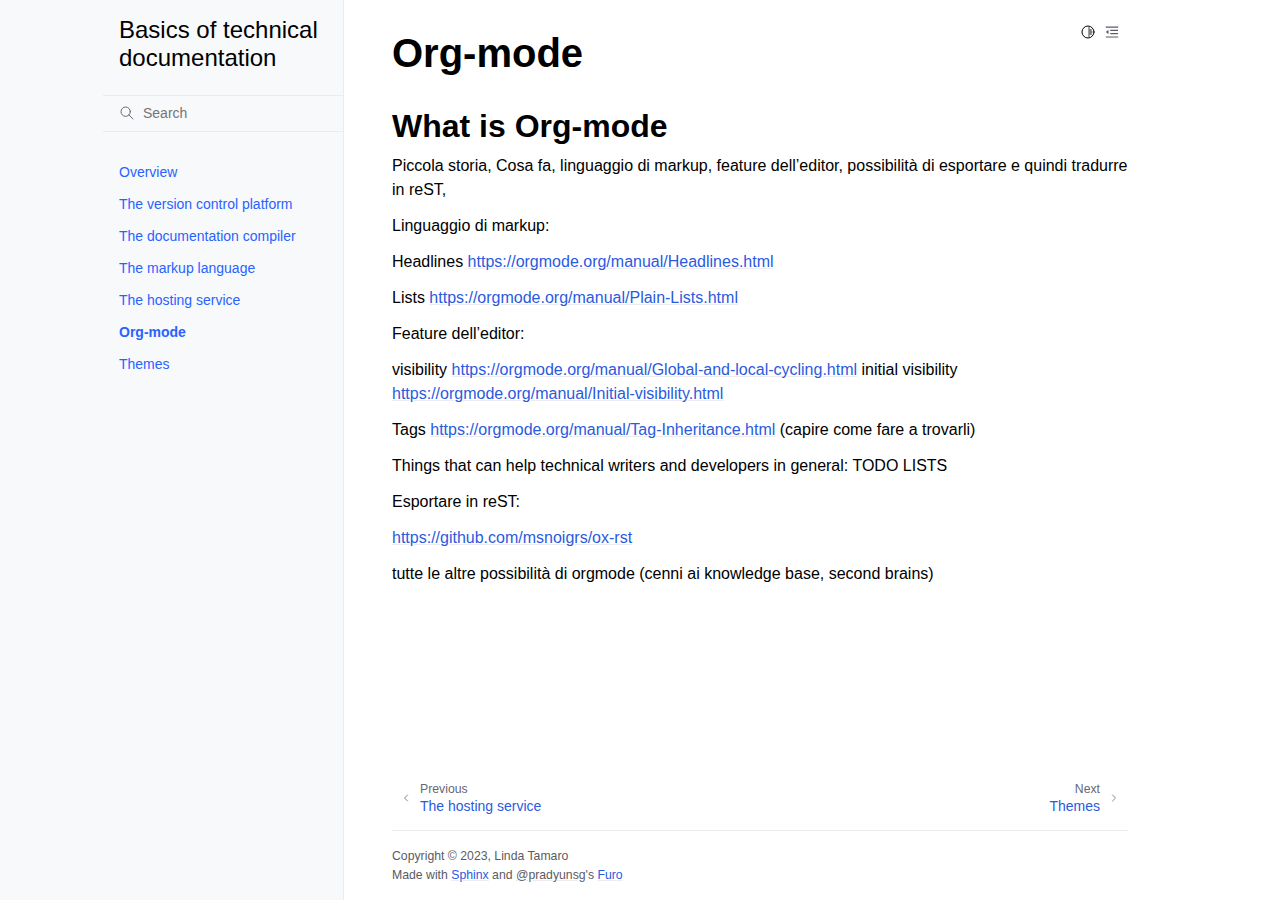
<file: orgmode.html>
<!doctype html>
<html class="no-js" lang="en" data-content_root="./">
  <head><meta charset="utf-8"/>
    <meta name="viewport" content="width=device-width,initial-scale=1"/>
    <meta name="color-scheme" content="light dark"><meta name="viewport" content="width=device-width, initial-scale=1" />
<link rel="index" title="Index" href="genindex.html" /><link rel="search" title="Search" href="search.html" /><link rel="next" title="Themes" href="temi.html" /><link rel="prev" title="The hosting service" href="host.html" />

    <!-- Generated with Sphinx 7.2.6 and Furo 2023.09.10 -->
        <title>Org-mode - Basics of technical documentation</title>
      <link rel="stylesheet" type="text/css" href="_static/pygments.css?v=a746c00c" />
    <link rel="stylesheet" type="text/css" href="_static/styles/furo.css?v=135e06be" />
    <link rel="stylesheet" type="text/css" href="_static/styles/furo-extensions.css?v=36a5483c" />
    <link rel="stylesheet" type="text/css" href="_static/custom.css?v=f5fd031e" />
    
    


<style>
  body {
    --color-code-background: #f8f8f8;
  --color-code-foreground: black;
  --admonition-title-font-size: 1rem;
  --admonition-font-size: 1rem;
  
  }
  @media not print {
    body[data-theme="dark"] {
      --color-code-background: #202020;
  --color-code-foreground: #d0d0d0;
  
    }
    @media (prefers-color-scheme: dark) {
      body:not([data-theme="light"]) {
        --color-code-background: #202020;
  --color-code-foreground: #d0d0d0;
  
      }
    }
  }
</style></head>
  <body>
    
    <script>
      document.body.dataset.theme = localStorage.getItem("theme") || "auto";
    </script>
    

<svg xmlns="http://www.w3.org/2000/svg" style="display: none;">
  <symbol id="svg-toc" viewBox="0 0 24 24">
    <title>Contents</title>
    <svg stroke="currentColor" fill="currentColor" stroke-width="0" viewBox="0 0 1024 1024">
      <path d="M408 442h480c4.4 0 8-3.6 8-8v-56c0-4.4-3.6-8-8-8H408c-4.4 0-8 3.6-8 8v56c0 4.4 3.6 8 8 8zm-8 204c0 4.4 3.6 8 8 8h480c4.4 0 8-3.6 8-8v-56c0-4.4-3.6-8-8-8H408c-4.4 0-8 3.6-8 8v56zm504-486H120c-4.4 0-8 3.6-8 8v56c0 4.4 3.6 8 8 8h784c4.4 0 8-3.6 8-8v-56c0-4.4-3.6-8-8-8zm0 632H120c-4.4 0-8 3.6-8 8v56c0 4.4 3.6 8 8 8h784c4.4 0 8-3.6 8-8v-56c0-4.4-3.6-8-8-8zM115.4 518.9L271.7 642c5.8 4.6 14.4.5 14.4-6.9V388.9c0-7.4-8.5-11.5-14.4-6.9L115.4 505.1a8.74 8.74 0 0 0 0 13.8z"/>
    </svg>
  </symbol>
  <symbol id="svg-menu" viewBox="0 0 24 24">
    <title>Menu</title>
    <svg xmlns="http://www.w3.org/2000/svg" viewBox="0 0 24 24" fill="none" stroke="currentColor"
      stroke-width="2" stroke-linecap="round" stroke-linejoin="round" class="feather-menu">
      <line x1="3" y1="12" x2="21" y2="12"></line>
      <line x1="3" y1="6" x2="21" y2="6"></line>
      <line x1="3" y1="18" x2="21" y2="18"></line>
    </svg>
  </symbol>
  <symbol id="svg-arrow-right" viewBox="0 0 24 24">
    <title>Expand</title>
    <svg xmlns="http://www.w3.org/2000/svg" viewBox="0 0 24 24" fill="none" stroke="currentColor"
      stroke-width="2" stroke-linecap="round" stroke-linejoin="round" class="feather-chevron-right">
      <polyline points="9 18 15 12 9 6"></polyline>
    </svg>
  </symbol>
  <symbol id="svg-sun" viewBox="0 0 24 24">
    <title>Light mode</title>
    <svg xmlns="http://www.w3.org/2000/svg" viewBox="0 0 24 24" fill="none" stroke="currentColor"
      stroke-width="1.5" stroke-linecap="round" stroke-linejoin="round" class="feather-sun">
      <circle cx="12" cy="12" r="5"></circle>
      <line x1="12" y1="1" x2="12" y2="3"></line>
      <line x1="12" y1="21" x2="12" y2="23"></line>
      <line x1="4.22" y1="4.22" x2="5.64" y2="5.64"></line>
      <line x1="18.36" y1="18.36" x2="19.78" y2="19.78"></line>
      <line x1="1" y1="12" x2="3" y2="12"></line>
      <line x1="21" y1="12" x2="23" y2="12"></line>
      <line x1="4.22" y1="19.78" x2="5.64" y2="18.36"></line>
      <line x1="18.36" y1="5.64" x2="19.78" y2="4.22"></line>
    </svg>
  </symbol>
  <symbol id="svg-moon" viewBox="0 0 24 24">
    <title>Dark mode</title>
    <svg xmlns="http://www.w3.org/2000/svg" viewBox="0 0 24 24" fill="none" stroke="currentColor"
      stroke-width="1.5" stroke-linecap="round" stroke-linejoin="round" class="icon-tabler-moon">
      <path stroke="none" d="M0 0h24v24H0z" fill="none" />
      <path d="M12 3c.132 0 .263 0 .393 0a7.5 7.5 0 0 0 7.92 12.446a9 9 0 1 1 -8.313 -12.454z" />
    </svg>
  </symbol>
  <symbol id="svg-sun-half" viewBox="0 0 24 24">
    <title>Auto light/dark mode</title>
    <svg xmlns="http://www.w3.org/2000/svg" viewBox="0 0 24 24" fill="none" stroke="currentColor"
      stroke-width="1.5" stroke-linecap="round" stroke-linejoin="round" class="icon-tabler-shadow">
      <path stroke="none" d="M0 0h24v24H0z" fill="none"/>
      <circle cx="12" cy="12" r="9" />
      <path d="M13 12h5" />
      <path d="M13 15h4" />
      <path d="M13 18h1" />
      <path d="M13 9h4" />
      <path d="M13 6h1" />
    </svg>
  </symbol>
</svg>

<input type="checkbox" class="sidebar-toggle" name="__navigation" id="__navigation">
<input type="checkbox" class="sidebar-toggle" name="__toc" id="__toc">
<label class="overlay sidebar-overlay" for="__navigation">
  <div class="visually-hidden">Hide navigation sidebar</div>
</label>
<label class="overlay toc-overlay" for="__toc">
  <div class="visually-hidden">Hide table of contents sidebar</div>
</label>



<div class="page">
  <header class="mobile-header">
    <div class="header-left">
      <label class="nav-overlay-icon" for="__navigation">
        <div class="visually-hidden">Toggle site navigation sidebar</div>
        <i class="icon"><svg><use href="#svg-menu"></use></svg></i>
      </label>
    </div>
    <div class="header-center">
      <a href="index.html"><div class="brand">Basics of technical documentation</div></a>
    </div>
    <div class="header-right">
      <div class="theme-toggle-container theme-toggle-header">
        <button class="theme-toggle">
          <div class="visually-hidden">Toggle Light / Dark / Auto color theme</div>
          <svg class="theme-icon-when-auto"><use href="#svg-sun-half"></use></svg>
          <svg class="theme-icon-when-dark"><use href="#svg-moon"></use></svg>
          <svg class="theme-icon-when-light"><use href="#svg-sun"></use></svg>
        </button>
      </div>
      <label class="toc-overlay-icon toc-header-icon" for="__toc">
        <div class="visually-hidden">Toggle table of contents sidebar</div>
        <i class="icon"><svg><use href="#svg-toc"></use></svg></i>
      </label>
    </div>
  </header>
  <aside class="sidebar-drawer">
    <div class="sidebar-container">
      
      <div class="sidebar-sticky"><a class="sidebar-brand" href="index.html">
  
  
  <span class="sidebar-brand-text">Basics of technical documentation</span>
  
</a><form class="sidebar-search-container" method="get" action="search.html" role="search">
  <input class="sidebar-search" placeholder="Search" name="q" aria-label="Search">
  <input type="hidden" name="check_keywords" value="yes">
  <input type="hidden" name="area" value="default">
</form>
<div id="searchbox"></div><div class="sidebar-scroll"><div class="sidebar-tree">
  <ul class="current">
<li class="toctree-l1"><a class="reference internal" href="overview.html">Overview</a></li>
<li class="toctree-l1"><a class="reference internal" href="git.html">The version control platform</a></li>
<li class="toctree-l1"><a class="reference internal" href="sphinx.html">The documentation compiler</a></li>
<li class="toctree-l1"><a class="reference internal" href="markup.html">The markup language</a></li>
<li class="toctree-l1"><a class="reference internal" href="host.html">The hosting service</a></li>
<li class="toctree-l1 current current-page"><a class="current reference internal" href="#">Org-mode</a></li>
<li class="toctree-l1"><a class="reference internal" href="temi.html">Themes</a></li>
</ul>

</div>
</div>

      </div>
      
    </div>
  </aside>
  <div class="main">
    <div class="content">
      <div class="article-container">
        <a href="#" class="back-to-top muted-link">
          <svg xmlns="http://www.w3.org/2000/svg" viewBox="0 0 24 24">
            <path d="M13 20h-2V8l-5.5 5.5-1.42-1.42L12 4.16l7.92 7.92-1.42 1.42L13 8v12z"></path>
          </svg>
          <span>Back to top</span>
        </a>
        <div class="content-icon-container">
          
<div class="theme-toggle-container theme-toggle-content">
            <button class="theme-toggle">
              <div class="visually-hidden">Toggle Light / Dark / Auto color theme</div>
              <svg class="theme-icon-when-auto"><use href="#svg-sun-half"></use></svg>
              <svg class="theme-icon-when-dark"><use href="#svg-moon"></use></svg>
              <svg class="theme-icon-when-light"><use href="#svg-sun"></use></svg>
            </button>
          </div>
          <label class="toc-overlay-icon toc-content-icon" for="__toc">
            <div class="visually-hidden">Toggle table of contents sidebar</div>
            <i class="icon"><svg><use href="#svg-toc"></use></svg></i>
          </label>
        </div>
        <article role="main">
          <section id="org-mode">
<span id="orgmode"></span><h1>Org-mode<a class="headerlink" href="#org-mode" title="Link to this heading">#</a></h1>
<section id="what-is-org-mode">
<h2>What is Org-mode<a class="headerlink" href="#what-is-org-mode" title="Link to this heading">#</a></h2>
<p>Piccola storia, Cosa fa, linguaggio di markup, feature dell’editor, possibilità di esportare e quindi tradurre in reST,</p>
<p>Linguaggio di markup:</p>
<p>Headlines <a class="reference external" href="https://orgmode.org/manual/Headlines.html">https://orgmode.org/manual/Headlines.html</a></p>
<p>Lists <a class="reference external" href="https://orgmode.org/manual/Plain-Lists.html">https://orgmode.org/manual/Plain-Lists.html</a></p>
<p>Feature dell’editor:</p>
<p>visibility <a class="reference external" href="https://orgmode.org/manual/Global-and-local-cycling.html">https://orgmode.org/manual/Global-and-local-cycling.html</a>
initial visibility <a class="reference external" href="https://orgmode.org/manual/Initial-visibility.html">https://orgmode.org/manual/Initial-visibility.html</a></p>
<p>Tags <a class="reference external" href="https://orgmode.org/manual/Tag-Inheritance.html">https://orgmode.org/manual/Tag-Inheritance.html</a> (capire come fare a trovarli)</p>
<p>Things that can help technical writers and developers in general: TODO LISTS</p>
<p>Esportare in reST:</p>
<p><a class="reference external" href="https://github.com/msnoigrs/ox-rst">https://github.com/msnoigrs/ox-rst</a></p>
<p>tutte le altre possibilità di orgmode (cenni ai knowledge base, second brains)</p>
</section>
</section>

        </article>
      </div>
      <footer>
        
        <div class="related-pages">
          <a class="next-page" href="temi.html">
              <div class="page-info">
                <div class="context">
                  <span>Next</span>
                </div>
                <div class="title">Themes</div>
              </div>
              <svg class="furo-related-icon"><use href="#svg-arrow-right"></use></svg>
            </a>
          <a class="prev-page" href="host.html">
              <svg class="furo-related-icon"><use href="#svg-arrow-right"></use></svg>
              <div class="page-info">
                <div class="context">
                  <span>Previous</span>
                </div>
                
                <div class="title">The hosting service</div>
                
              </div>
            </a>
        </div>
        <div class="bottom-of-page">
          <div class="left-details">
            <div class="copyright">
                Copyright &#169; 2023, Linda Tamaro
            </div>
            Made with <a href="https://www.sphinx-doc.org/">Sphinx</a> and <a class="muted-link" href="https://pradyunsg.me">@pradyunsg</a>'s
            
            <a href="https://github.com/pradyunsg/furo">Furo</a>
            
          </div>
          <div class="right-details">
            
          </div>
        </div>
        
      </footer>
    </div>
    <aside class="toc-drawer">
      
      
      <div class="toc-sticky toc-scroll">
        <div class="toc-title-container">
          <span class="toc-title">
            On this page
          </span>
        </div>
        <div class="toc-tree-container">
          <div class="toc-tree">
            <ul>
<li><a class="reference internal" href="#">Org-mode</a><ul>
<li><a class="reference internal" href="#what-is-org-mode">What is Org-mode</a></li>
</ul>
</li>
</ul>

          </div>
        </div>
      </div>
      
      
    </aside>
  </div>
</div><script src="_static/documentation_options.js?v=5929fcd5"></script>
    <script src="_static/doctools.js?v=888ff710"></script>
    <script src="_static/sphinx_highlight.js?v=dc90522c"></script>
    <script src="_static/scripts/furo.js?v=32e29ea5"></script>
    </body>
</html>
</file>
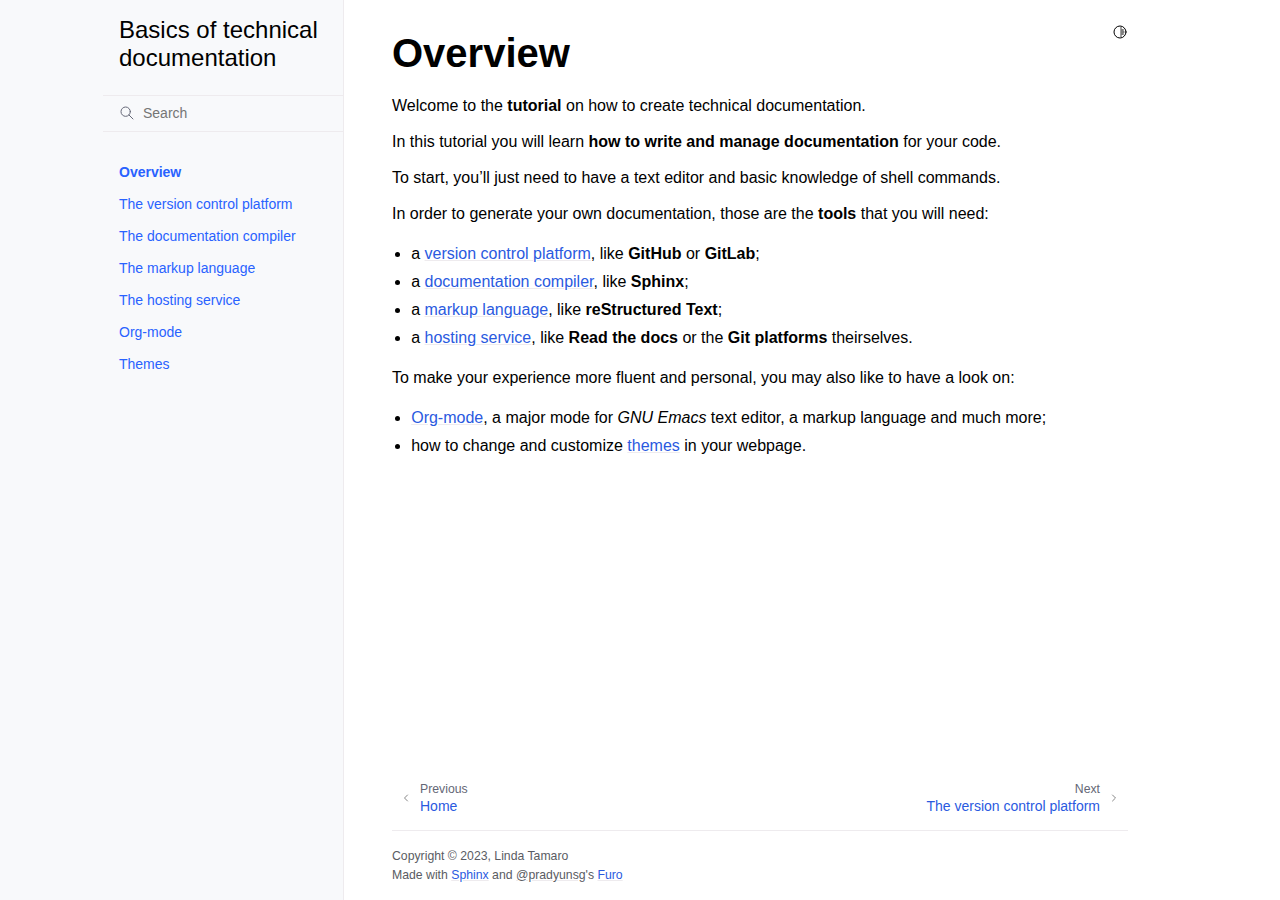
<file: overview.html>
<!doctype html>
<html class="no-js" lang="en" data-content_root="./">
  <head><meta charset="utf-8"/>
    <meta name="viewport" content="width=device-width,initial-scale=1"/>
    <meta name="color-scheme" content="light dark"><meta name="viewport" content="width=device-width, initial-scale=1" />
<link rel="index" title="Index" href="genindex.html" /><link rel="search" title="Search" href="search.html" /><link rel="next" title="The version control platform" href="git.html" /><link rel="prev" title="Basics of technical documentation: a project for the “Abilità informatiche” class" href="index.html" />

    <!-- Generated with Sphinx 7.2.6 and Furo 2023.09.10 -->
        <title>Overview - Basics of technical documentation</title>
      <link rel="stylesheet" type="text/css" href="_static/pygments.css?v=a746c00c" />
    <link rel="stylesheet" type="text/css" href="_static/styles/furo.css?v=135e06be" />
    <link rel="stylesheet" type="text/css" href="_static/styles/furo-extensions.css?v=36a5483c" />
    <link rel="stylesheet" type="text/css" href="_static/custom.css?v=f5fd031e" />
    
    


<style>
  body {
    --color-code-background: #f8f8f8;
  --color-code-foreground: black;
  --admonition-title-font-size: 1rem;
  --admonition-font-size: 1rem;
  
  }
  @media not print {
    body[data-theme="dark"] {
      --color-code-background: #202020;
  --color-code-foreground: #d0d0d0;
  
    }
    @media (prefers-color-scheme: dark) {
      body:not([data-theme="light"]) {
        --color-code-background: #202020;
  --color-code-foreground: #d0d0d0;
  
      }
    }
  }
</style></head>
  <body>
    
    <script>
      document.body.dataset.theme = localStorage.getItem("theme") || "auto";
    </script>
    

<svg xmlns="http://www.w3.org/2000/svg" style="display: none;">
  <symbol id="svg-toc" viewBox="0 0 24 24">
    <title>Contents</title>
    <svg stroke="currentColor" fill="currentColor" stroke-width="0" viewBox="0 0 1024 1024">
      <path d="M408 442h480c4.4 0 8-3.6 8-8v-56c0-4.4-3.6-8-8-8H408c-4.4 0-8 3.6-8 8v56c0 4.4 3.6 8 8 8zm-8 204c0 4.4 3.6 8 8 8h480c4.4 0 8-3.6 8-8v-56c0-4.4-3.6-8-8-8H408c-4.4 0-8 3.6-8 8v56zm504-486H120c-4.4 0-8 3.6-8 8v56c0 4.4 3.6 8 8 8h784c4.4 0 8-3.6 8-8v-56c0-4.4-3.6-8-8-8zm0 632H120c-4.4 0-8 3.6-8 8v56c0 4.4 3.6 8 8 8h784c4.4 0 8-3.6 8-8v-56c0-4.4-3.6-8-8-8zM115.4 518.9L271.7 642c5.8 4.6 14.4.5 14.4-6.9V388.9c0-7.4-8.5-11.5-14.4-6.9L115.4 505.1a8.74 8.74 0 0 0 0 13.8z"/>
    </svg>
  </symbol>
  <symbol id="svg-menu" viewBox="0 0 24 24">
    <title>Menu</title>
    <svg xmlns="http://www.w3.org/2000/svg" viewBox="0 0 24 24" fill="none" stroke="currentColor"
      stroke-width="2" stroke-linecap="round" stroke-linejoin="round" class="feather-menu">
      <line x1="3" y1="12" x2="21" y2="12"></line>
      <line x1="3" y1="6" x2="21" y2="6"></line>
      <line x1="3" y1="18" x2="21" y2="18"></line>
    </svg>
  </symbol>
  <symbol id="svg-arrow-right" viewBox="0 0 24 24">
    <title>Expand</title>
    <svg xmlns="http://www.w3.org/2000/svg" viewBox="0 0 24 24" fill="none" stroke="currentColor"
      stroke-width="2" stroke-linecap="round" stroke-linejoin="round" class="feather-chevron-right">
      <polyline points="9 18 15 12 9 6"></polyline>
    </svg>
  </symbol>
  <symbol id="svg-sun" viewBox="0 0 24 24">
    <title>Light mode</title>
    <svg xmlns="http://www.w3.org/2000/svg" viewBox="0 0 24 24" fill="none" stroke="currentColor"
      stroke-width="1.5" stroke-linecap="round" stroke-linejoin="round" class="feather-sun">
      <circle cx="12" cy="12" r="5"></circle>
      <line x1="12" y1="1" x2="12" y2="3"></line>
      <line x1="12" y1="21" x2="12" y2="23"></line>
      <line x1="4.22" y1="4.22" x2="5.64" y2="5.64"></line>
      <line x1="18.36" y1="18.36" x2="19.78" y2="19.78"></line>
      <line x1="1" y1="12" x2="3" y2="12"></line>
      <line x1="21" y1="12" x2="23" y2="12"></line>
      <line x1="4.22" y1="19.78" x2="5.64" y2="18.36"></line>
      <line x1="18.36" y1="5.64" x2="19.78" y2="4.22"></line>
    </svg>
  </symbol>
  <symbol id="svg-moon" viewBox="0 0 24 24">
    <title>Dark mode</title>
    <svg xmlns="http://www.w3.org/2000/svg" viewBox="0 0 24 24" fill="none" stroke="currentColor"
      stroke-width="1.5" stroke-linecap="round" stroke-linejoin="round" class="icon-tabler-moon">
      <path stroke="none" d="M0 0h24v24H0z" fill="none" />
      <path d="M12 3c.132 0 .263 0 .393 0a7.5 7.5 0 0 0 7.92 12.446a9 9 0 1 1 -8.313 -12.454z" />
    </svg>
  </symbol>
  <symbol id="svg-sun-half" viewBox="0 0 24 24">
    <title>Auto light/dark mode</title>
    <svg xmlns="http://www.w3.org/2000/svg" viewBox="0 0 24 24" fill="none" stroke="currentColor"
      stroke-width="1.5" stroke-linecap="round" stroke-linejoin="round" class="icon-tabler-shadow">
      <path stroke="none" d="M0 0h24v24H0z" fill="none"/>
      <circle cx="12" cy="12" r="9" />
      <path d="M13 12h5" />
      <path d="M13 15h4" />
      <path d="M13 18h1" />
      <path d="M13 9h4" />
      <path d="M13 6h1" />
    </svg>
  </symbol>
</svg>

<input type="checkbox" class="sidebar-toggle" name="__navigation" id="__navigation">
<input type="checkbox" class="sidebar-toggle" name="__toc" id="__toc">
<label class="overlay sidebar-overlay" for="__navigation">
  <div class="visually-hidden">Hide navigation sidebar</div>
</label>
<label class="overlay toc-overlay" for="__toc">
  <div class="visually-hidden">Hide table of contents sidebar</div>
</label>



<div class="page">
  <header class="mobile-header">
    <div class="header-left">
      <label class="nav-overlay-icon" for="__navigation">
        <div class="visually-hidden">Toggle site navigation sidebar</div>
        <i class="icon"><svg><use href="#svg-menu"></use></svg></i>
      </label>
    </div>
    <div class="header-center">
      <a href="index.html"><div class="brand">Basics of technical documentation</div></a>
    </div>
    <div class="header-right">
      <div class="theme-toggle-container theme-toggle-header">
        <button class="theme-toggle">
          <div class="visually-hidden">Toggle Light / Dark / Auto color theme</div>
          <svg class="theme-icon-when-auto"><use href="#svg-sun-half"></use></svg>
          <svg class="theme-icon-when-dark"><use href="#svg-moon"></use></svg>
          <svg class="theme-icon-when-light"><use href="#svg-sun"></use></svg>
        </button>
      </div>
      <label class="toc-overlay-icon toc-header-icon no-toc" for="__toc">
        <div class="visually-hidden">Toggle table of contents sidebar</div>
        <i class="icon"><svg><use href="#svg-toc"></use></svg></i>
      </label>
    </div>
  </header>
  <aside class="sidebar-drawer">
    <div class="sidebar-container">
      
      <div class="sidebar-sticky"><a class="sidebar-brand" href="index.html">
  
  
  <span class="sidebar-brand-text">Basics of technical documentation</span>
  
</a><form class="sidebar-search-container" method="get" action="search.html" role="search">
  <input class="sidebar-search" placeholder="Search" name="q" aria-label="Search">
  <input type="hidden" name="check_keywords" value="yes">
  <input type="hidden" name="area" value="default">
</form>
<div id="searchbox"></div><div class="sidebar-scroll"><div class="sidebar-tree">
  <ul class="current">
<li class="toctree-l1 current current-page"><a class="current reference internal" href="#">Overview</a></li>
<li class="toctree-l1"><a class="reference internal" href="git.html">The version control platform</a></li>
<li class="toctree-l1"><a class="reference internal" href="sphinx.html">The documentation compiler</a></li>
<li class="toctree-l1"><a class="reference internal" href="markup.html">The markup language</a></li>
<li class="toctree-l1"><a class="reference internal" href="host.html">The hosting service</a></li>
<li class="toctree-l1"><a class="reference internal" href="orgmode.html">Org-mode</a></li>
<li class="toctree-l1"><a class="reference internal" href="temi.html">Themes</a></li>
</ul>

</div>
</div>

      </div>
      
    </div>
  </aside>
  <div class="main">
    <div class="content">
      <div class="article-container">
        <a href="#" class="back-to-top muted-link">
          <svg xmlns="http://www.w3.org/2000/svg" viewBox="0 0 24 24">
            <path d="M13 20h-2V8l-5.5 5.5-1.42-1.42L12 4.16l7.92 7.92-1.42 1.42L13 8v12z"></path>
          </svg>
          <span>Back to top</span>
        </a>
        <div class="content-icon-container">
          
<div class="theme-toggle-container theme-toggle-content">
            <button class="theme-toggle">
              <div class="visually-hidden">Toggle Light / Dark / Auto color theme</div>
              <svg class="theme-icon-when-auto"><use href="#svg-sun-half"></use></svg>
              <svg class="theme-icon-when-dark"><use href="#svg-moon"></use></svg>
              <svg class="theme-icon-when-light"><use href="#svg-sun"></use></svg>
            </button>
          </div>
          <label class="toc-overlay-icon toc-content-icon no-toc" for="__toc">
            <div class="visually-hidden">Toggle table of contents sidebar</div>
            <i class="icon"><svg><use href="#svg-toc"></use></svg></i>
          </label>
        </div>
        <article role="main">
          <section id="overview">
<span id="id1"></span><h1>Overview<a class="headerlink" href="#overview" title="Link to this heading">#</a></h1>
<p>Welcome to the <strong>tutorial</strong> on how to create technical documentation.</p>
<p>In this tutorial you will learn <strong>how to write and manage documentation</strong> for your code.</p>
<p>To start, you’ll just need to have a text editor and basic knowledge of shell commands.</p>
<p>In order to generate your own documentation, those are the <strong>tools</strong> that you will need:</p>
<ul class="simple">
<li><p>a <a class="reference internal" href="git.html#git"><span class="std std-ref">version control platform</span></a>, like <strong>GitHub</strong> or <strong>GitLab</strong>;</p></li>
<li><p>a <a class="reference internal" href="sphinx.html#sphinx"><span class="std std-ref">documentation compiler</span></a>, like <strong>Sphinx</strong>;</p></li>
<li><p>a <a class="reference internal" href="markup.html#markup"><span class="std std-ref">markup language</span></a>, like <strong>reStructured Text</strong>;</p></li>
<li><p>a <a class="reference internal" href="host.html#host"><span class="std std-ref">hosting service</span></a>, like <strong>Read the docs</strong> or the <strong>Git platforms</strong> theirselves.</p></li>
</ul>
<p>To make your experience more fluent and personal, you may also like to have a look on:</p>
<ul class="simple">
<li><p><a class="reference internal" href="orgmode.html#orgmode"><span class="std std-ref">Org-mode</span></a>, a major mode for <em>GNU Emacs</em> text editor, a markup language and much more;</p></li>
<li><p>how to change and customize <a class="reference internal" href="temi.html#temi"><span class="std std-ref">themes</span></a> in your webpage.</p></li>
</ul>
</section>

        </article>
      </div>
      <footer>
        
        <div class="related-pages">
          <a class="next-page" href="git.html">
              <div class="page-info">
                <div class="context">
                  <span>Next</span>
                </div>
                <div class="title">The version control platform</div>
              </div>
              <svg class="furo-related-icon"><use href="#svg-arrow-right"></use></svg>
            </a>
          <a class="prev-page" href="index.html">
              <svg class="furo-related-icon"><use href="#svg-arrow-right"></use></svg>
              <div class="page-info">
                <div class="context">
                  <span>Previous</span>
                </div>
                
                <div class="title">Home</div>
                
              </div>
            </a>
        </div>
        <div class="bottom-of-page">
          <div class="left-details">
            <div class="copyright">
                Copyright &#169; 2023, Linda Tamaro
            </div>
            Made with <a href="https://www.sphinx-doc.org/">Sphinx</a> and <a class="muted-link" href="https://pradyunsg.me">@pradyunsg</a>'s
            
            <a href="https://github.com/pradyunsg/furo">Furo</a>
            
          </div>
          <div class="right-details">
            
          </div>
        </div>
        
      </footer>
    </div>
    <aside class="toc-drawer no-toc">
      
      
      
    </aside>
  </div>
</div><script src="_static/documentation_options.js?v=5929fcd5"></script>
    <script src="_static/doctools.js?v=888ff710"></script>
    <script src="_static/sphinx_highlight.js?v=dc90522c"></script>
    <script src="_static/scripts/furo.js?v=32e29ea5"></script>
    </body>
</html>
</file>
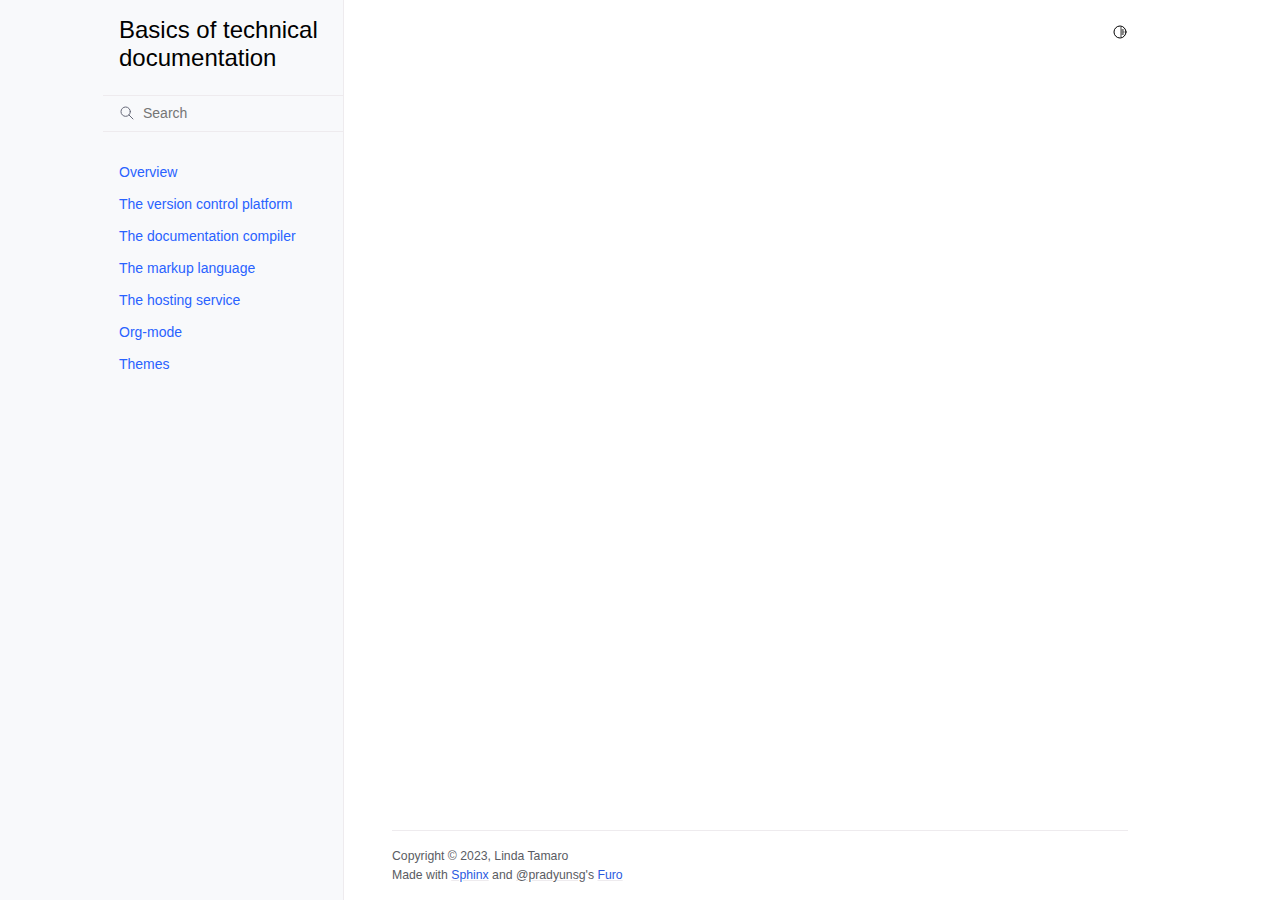
<file: search.html>
<!doctype html>
<html class="no-js" lang="en" data-content_root="./">
  <head><meta charset="utf-8"/>
    <meta name="viewport" content="width=device-width,initial-scale=1"/>
    <meta name="color-scheme" content="light dark"><link rel="index" title="Index" href="genindex.html" /><link rel="search" title="Search" href="#" />

    <!-- Generated with Sphinx 7.2.6 and Furo 2023.09.10 --><title>Search - Basics of technical documentation</title><link rel="stylesheet" type="text/css" href="_static/pygments.css?v=a746c00c" />
    <link rel="stylesheet" type="text/css" href="_static/styles/furo.css?v=135e06be" />
    <link rel="stylesheet" type="text/css" href="_static/styles/furo-extensions.css?v=36a5483c" />
    <link rel="stylesheet" type="text/css" href="_static/custom.css?v=f5fd031e" />
    
    


<style>
  body {
    --color-code-background: #f8f8f8;
  --color-code-foreground: black;
  --admonition-title-font-size: 1rem;
  --admonition-font-size: 1rem;
  
  }
  @media not print {
    body[data-theme="dark"] {
      --color-code-background: #202020;
  --color-code-foreground: #d0d0d0;
  
    }
    @media (prefers-color-scheme: dark) {
      body:not([data-theme="light"]) {
        --color-code-background: #202020;
  --color-code-foreground: #d0d0d0;
  
      }
    }
  }
</style></head>
  <body>
    
    <script>
      document.body.dataset.theme = localStorage.getItem("theme") || "auto";
    </script>
    

<svg xmlns="http://www.w3.org/2000/svg" style="display: none;">
  <symbol id="svg-toc" viewBox="0 0 24 24">
    <title>Contents</title>
    <svg stroke="currentColor" fill="currentColor" stroke-width="0" viewBox="0 0 1024 1024">
      <path d="M408 442h480c4.4 0 8-3.6 8-8v-56c0-4.4-3.6-8-8-8H408c-4.4 0-8 3.6-8 8v56c0 4.4 3.6 8 8 8zm-8 204c0 4.4 3.6 8 8 8h480c4.4 0 8-3.6 8-8v-56c0-4.4-3.6-8-8-8H408c-4.4 0-8 3.6-8 8v56zm504-486H120c-4.4 0-8 3.6-8 8v56c0 4.4 3.6 8 8 8h784c4.4 0 8-3.6 8-8v-56c0-4.4-3.6-8-8-8zm0 632H120c-4.4 0-8 3.6-8 8v56c0 4.4 3.6 8 8 8h784c4.4 0 8-3.6 8-8v-56c0-4.4-3.6-8-8-8zM115.4 518.9L271.7 642c5.8 4.6 14.4.5 14.4-6.9V388.9c0-7.4-8.5-11.5-14.4-6.9L115.4 505.1a8.74 8.74 0 0 0 0 13.8z"/>
    </svg>
  </symbol>
  <symbol id="svg-menu" viewBox="0 0 24 24">
    <title>Menu</title>
    <svg xmlns="http://www.w3.org/2000/svg" viewBox="0 0 24 24" fill="none" stroke="currentColor"
      stroke-width="2" stroke-linecap="round" stroke-linejoin="round" class="feather-menu">
      <line x1="3" y1="12" x2="21" y2="12"></line>
      <line x1="3" y1="6" x2="21" y2="6"></line>
      <line x1="3" y1="18" x2="21" y2="18"></line>
    </svg>
  </symbol>
  <symbol id="svg-arrow-right" viewBox="0 0 24 24">
    <title>Expand</title>
    <svg xmlns="http://www.w3.org/2000/svg" viewBox="0 0 24 24" fill="none" stroke="currentColor"
      stroke-width="2" stroke-linecap="round" stroke-linejoin="round" class="feather-chevron-right">
      <polyline points="9 18 15 12 9 6"></polyline>
    </svg>
  </symbol>
  <symbol id="svg-sun" viewBox="0 0 24 24">
    <title>Light mode</title>
    <svg xmlns="http://www.w3.org/2000/svg" viewBox="0 0 24 24" fill="none" stroke="currentColor"
      stroke-width="1.5" stroke-linecap="round" stroke-linejoin="round" class="feather-sun">
      <circle cx="12" cy="12" r="5"></circle>
      <line x1="12" y1="1" x2="12" y2="3"></line>
      <line x1="12" y1="21" x2="12" y2="23"></line>
      <line x1="4.22" y1="4.22" x2="5.64" y2="5.64"></line>
      <line x1="18.36" y1="18.36" x2="19.78" y2="19.78"></line>
      <line x1="1" y1="12" x2="3" y2="12"></line>
      <line x1="21" y1="12" x2="23" y2="12"></line>
      <line x1="4.22" y1="19.78" x2="5.64" y2="18.36"></line>
      <line x1="18.36" y1="5.64" x2="19.78" y2="4.22"></line>
    </svg>
  </symbol>
  <symbol id="svg-moon" viewBox="0 0 24 24">
    <title>Dark mode</title>
    <svg xmlns="http://www.w3.org/2000/svg" viewBox="0 0 24 24" fill="none" stroke="currentColor"
      stroke-width="1.5" stroke-linecap="round" stroke-linejoin="round" class="icon-tabler-moon">
      <path stroke="none" d="M0 0h24v24H0z" fill="none" />
      <path d="M12 3c.132 0 .263 0 .393 0a7.5 7.5 0 0 0 7.92 12.446a9 9 0 1 1 -8.313 -12.454z" />
    </svg>
  </symbol>
  <symbol id="svg-sun-half" viewBox="0 0 24 24">
    <title>Auto light/dark mode</title>
    <svg xmlns="http://www.w3.org/2000/svg" viewBox="0 0 24 24" fill="none" stroke="currentColor"
      stroke-width="1.5" stroke-linecap="round" stroke-linejoin="round" class="icon-tabler-shadow">
      <path stroke="none" d="M0 0h24v24H0z" fill="none"/>
      <circle cx="12" cy="12" r="9" />
      <path d="M13 12h5" />
      <path d="M13 15h4" />
      <path d="M13 18h1" />
      <path d="M13 9h4" />
      <path d="M13 6h1" />
    </svg>
  </symbol>
</svg>

<input type="checkbox" class="sidebar-toggle" name="__navigation" id="__navigation">
<input type="checkbox" class="sidebar-toggle" name="__toc" id="__toc">
<label class="overlay sidebar-overlay" for="__navigation">
  <div class="visually-hidden">Hide navigation sidebar</div>
</label>
<label class="overlay toc-overlay" for="__toc">
  <div class="visually-hidden">Hide table of contents sidebar</div>
</label>



<div class="page">
  <header class="mobile-header">
    <div class="header-left">
      <label class="nav-overlay-icon" for="__navigation">
        <div class="visually-hidden">Toggle site navigation sidebar</div>
        <i class="icon"><svg><use href="#svg-menu"></use></svg></i>
      </label>
    </div>
    <div class="header-center">
      <a href="index.html"><div class="brand">Basics of technical documentation</div></a>
    </div>
    <div class="header-right">
      <div class="theme-toggle-container theme-toggle-header">
        <button class="theme-toggle">
          <div class="visually-hidden">Toggle Light / Dark / Auto color theme</div>
          <svg class="theme-icon-when-auto"><use href="#svg-sun-half"></use></svg>
          <svg class="theme-icon-when-dark"><use href="#svg-moon"></use></svg>
          <svg class="theme-icon-when-light"><use href="#svg-sun"></use></svg>
        </button>
      </div>
      <label class="toc-overlay-icon toc-header-icon no-toc" for="__toc">
        <div class="visually-hidden">Toggle table of contents sidebar</div>
        <i class="icon"><svg><use href="#svg-toc"></use></svg></i>
      </label>
    </div>
  </header>
  <aside class="sidebar-drawer">
    <div class="sidebar-container">
      
      <div class="sidebar-sticky"><a class="sidebar-brand" href="index.html">
  
  
  <span class="sidebar-brand-text">Basics of technical documentation</span>
  
</a><form class="sidebar-search-container" method="get" action="#" role="search">
  <input class="sidebar-search" placeholder="Search" name="q" aria-label="Search">
  <input type="hidden" name="check_keywords" value="yes">
  <input type="hidden" name="area" value="default">
</form>
<div id="searchbox"></div><div class="sidebar-scroll"><div class="sidebar-tree">
  <ul>
<li class="toctree-l1"><a class="reference internal" href="overview.html">Overview</a></li>
<li class="toctree-l1"><a class="reference internal" href="git.html">The version control platform</a></li>
<li class="toctree-l1"><a class="reference internal" href="sphinx.html">The documentation compiler</a></li>
<li class="toctree-l1"><a class="reference internal" href="markup.html">The markup language</a></li>
<li class="toctree-l1"><a class="reference internal" href="host.html">The hosting service</a></li>
<li class="toctree-l1"><a class="reference internal" href="orgmode.html">Org-mode</a></li>
<li class="toctree-l1"><a class="reference internal" href="temi.html">Themes</a></li>
</ul>

</div>
</div>

      </div>
      
    </div>
  </aside>
  <div class="main">
    <div class="content">
      <div class="article-container">
        <a href="#" class="back-to-top muted-link">
          <svg xmlns="http://www.w3.org/2000/svg" viewBox="0 0 24 24">
            <path d="M13 20h-2V8l-5.5 5.5-1.42-1.42L12 4.16l7.92 7.92-1.42 1.42L13 8v12z"></path>
          </svg>
          <span>Back to top</span>
        </a>
        <div class="content-icon-container">
          <div class="theme-toggle-container theme-toggle-content">
            <button class="theme-toggle">
              <div class="visually-hidden">Toggle Light / Dark / Auto color theme</div>
              <svg class="theme-icon-when-auto"><use href="#svg-sun-half"></use></svg>
              <svg class="theme-icon-when-dark"><use href="#svg-moon"></use></svg>
              <svg class="theme-icon-when-light"><use href="#svg-sun"></use></svg>
            </button>
          </div>
          <label class="toc-overlay-icon toc-content-icon no-toc" for="__toc">
            <div class="visually-hidden">Toggle table of contents sidebar</div>
            <i class="icon"><svg><use href="#svg-toc"></use></svg></i>
          </label>
        </div>
        <article role="main">
          
<noscript>
<div class="admonition error">
  <p class="admonition-title">Error</p>
  <p>
    Please activate JavaScript to enable the search functionality.
  </p>
</div>
</noscript>

<div id="search-results"></div>

        </article>
      </div>
      <footer>
        
        <div class="related-pages">
          
          
        </div>
        <div class="bottom-of-page">
          <div class="left-details">
            <div class="copyright">
                Copyright &#169; 2023, Linda Tamaro
            </div>
            Made with <a href="https://www.sphinx-doc.org/">Sphinx</a> and <a class="muted-link" href="https://pradyunsg.me">@pradyunsg</a>'s
            
            <a href="https://github.com/pradyunsg/furo">Furo</a>
            
          </div>
          <div class="right-details">
            
          </div>
        </div>
        
      </footer>
    </div>
    <aside class="toc-drawer no-toc">
      
      
      
    </aside>
  </div>
</div><script src="_static/documentation_options.js?v=5929fcd5"></script>
    <script src="_static/doctools.js?v=888ff710"></script>
    <script src="_static/sphinx_highlight.js?v=dc90522c"></script>
    <script src="_static/scripts/furo.js?v=32e29ea5"></script>
    
<script src="_static/searchtools.js"></script>
<script src="_static/language_data.js"></script>
<script src="searchindex.js"></script></body>
</html>
</file>
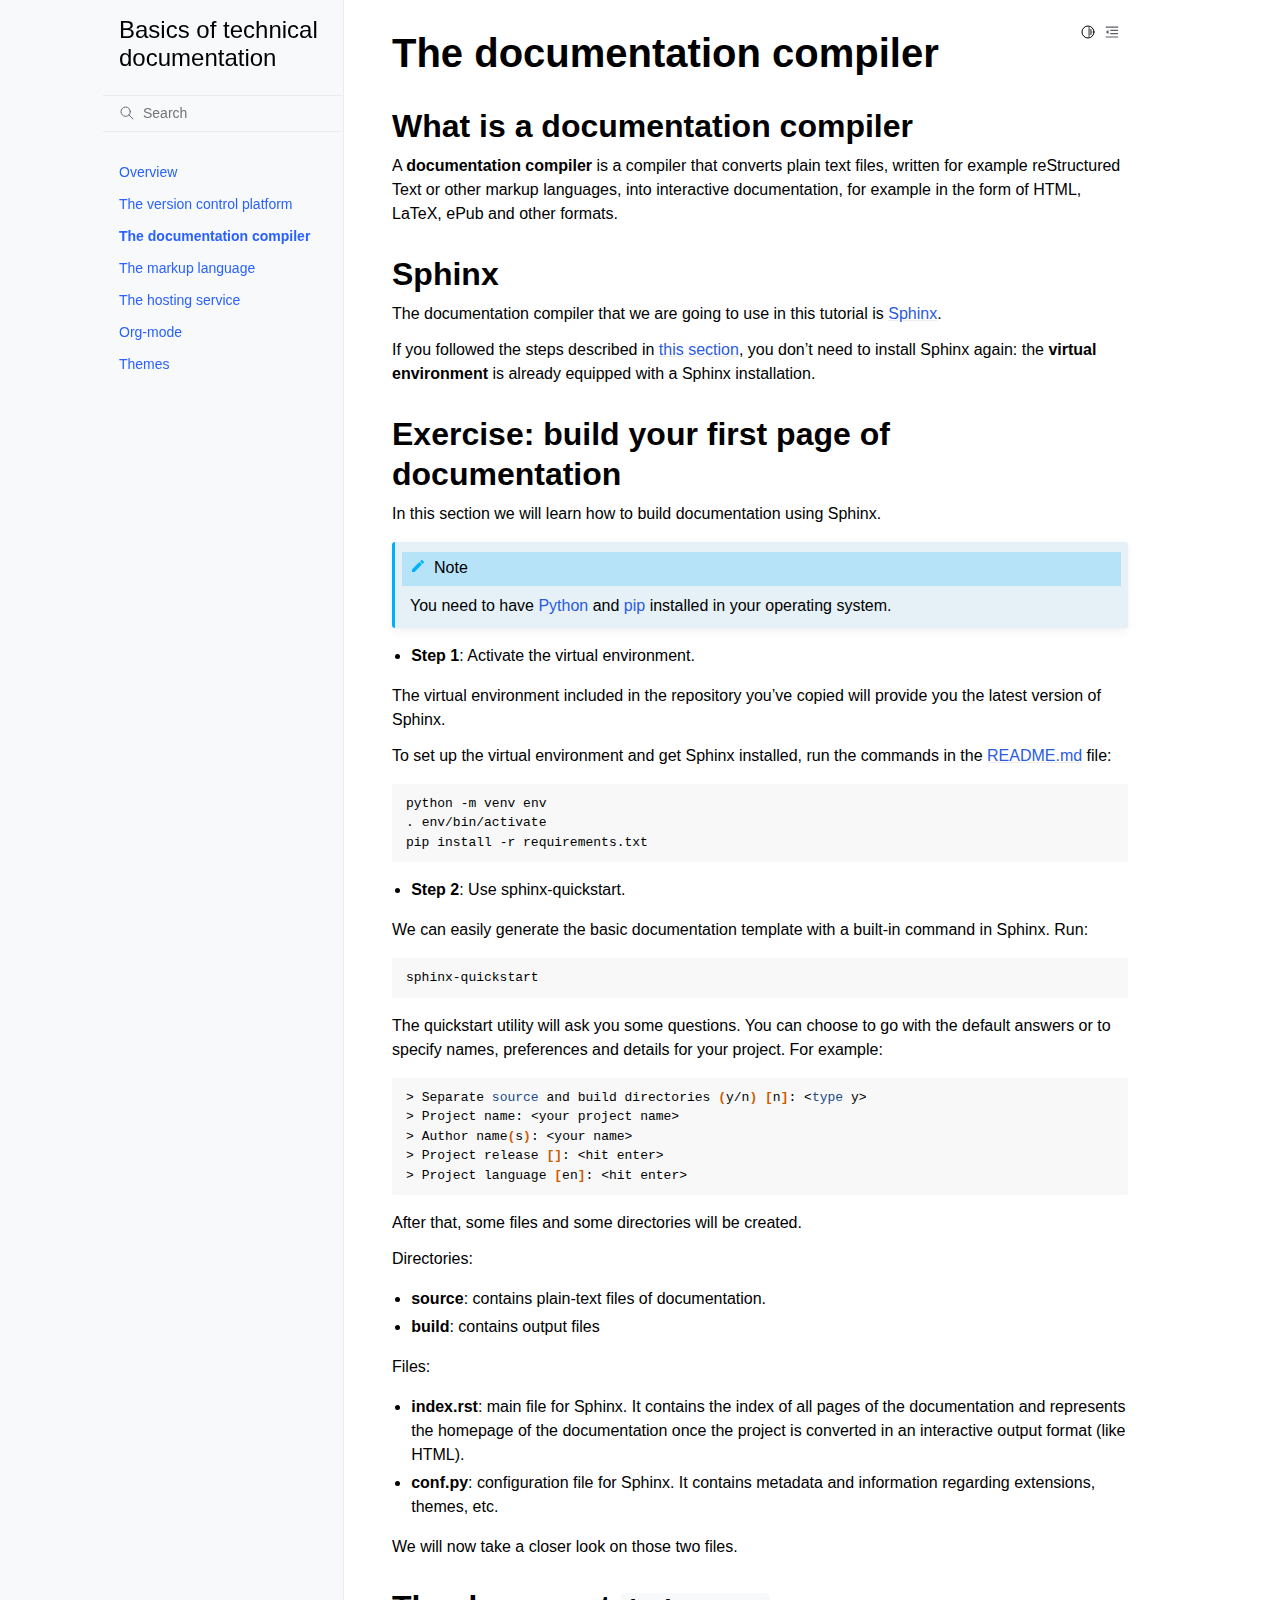
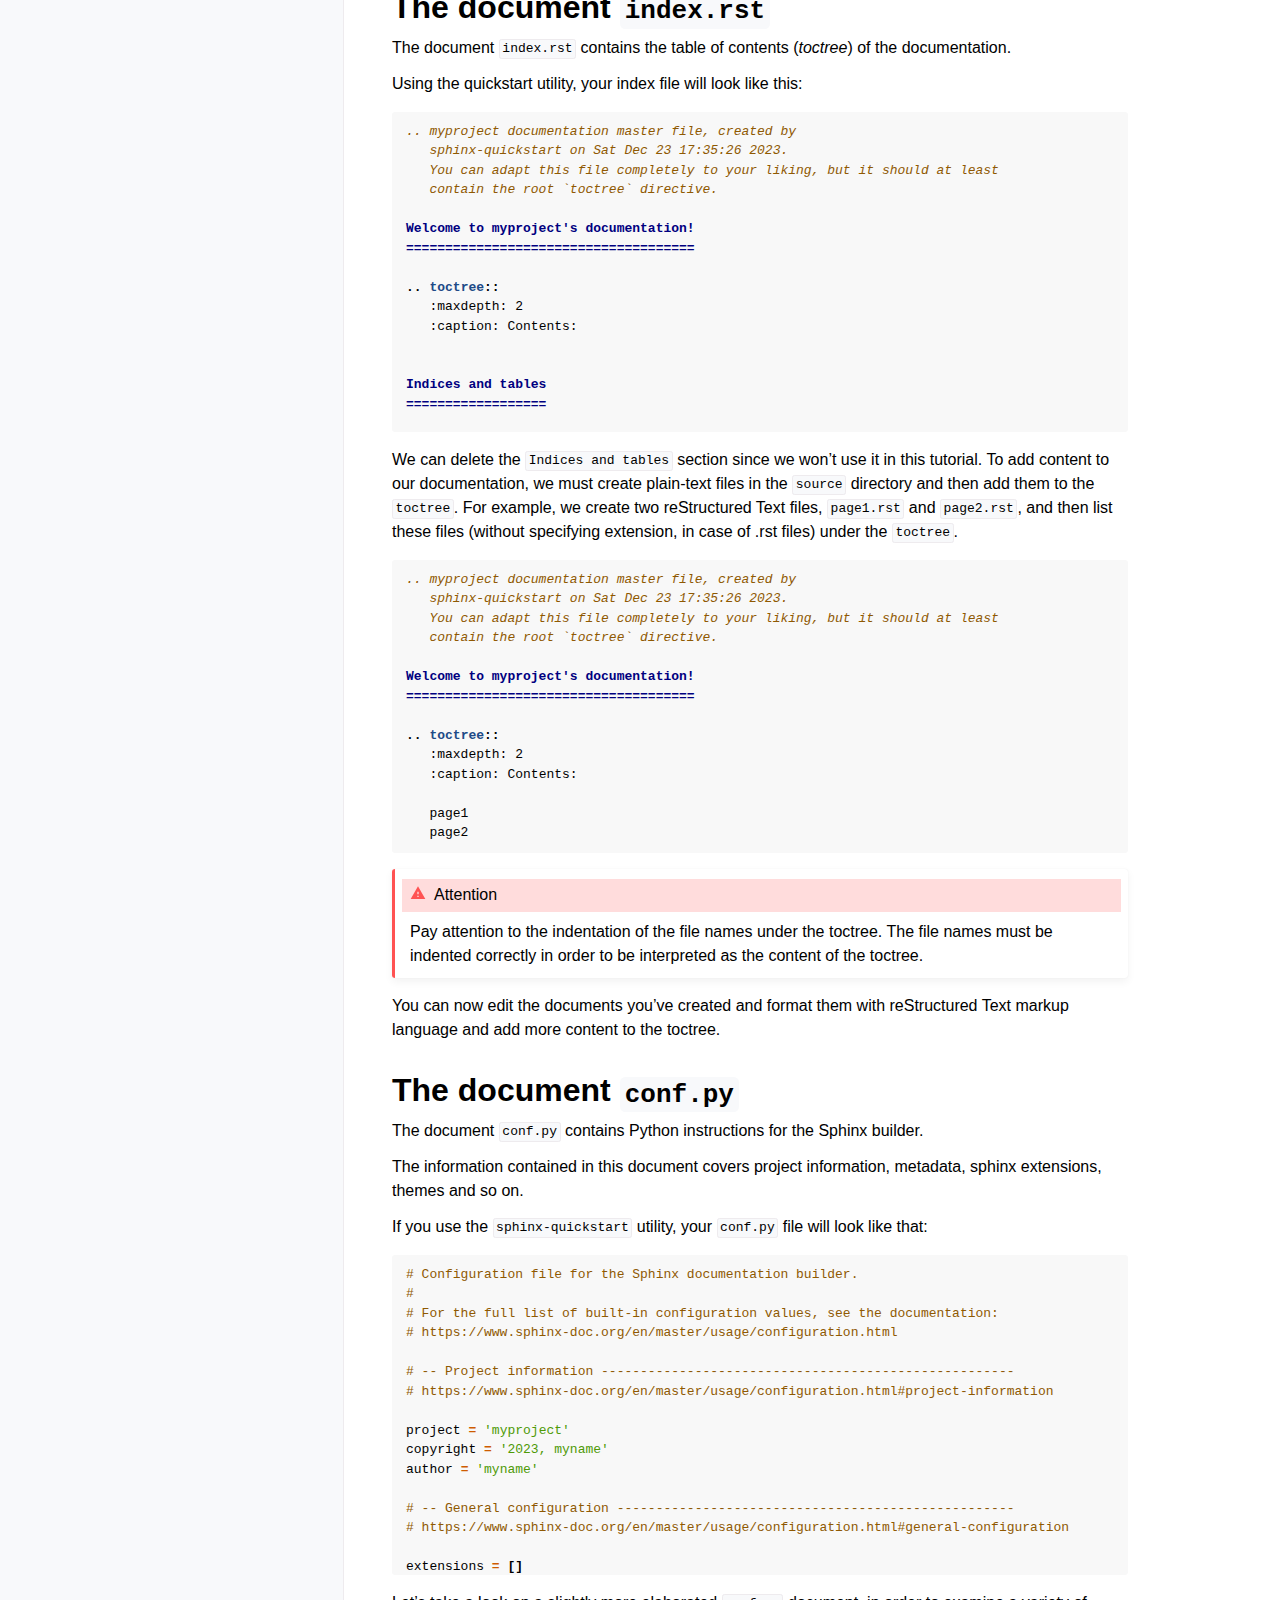
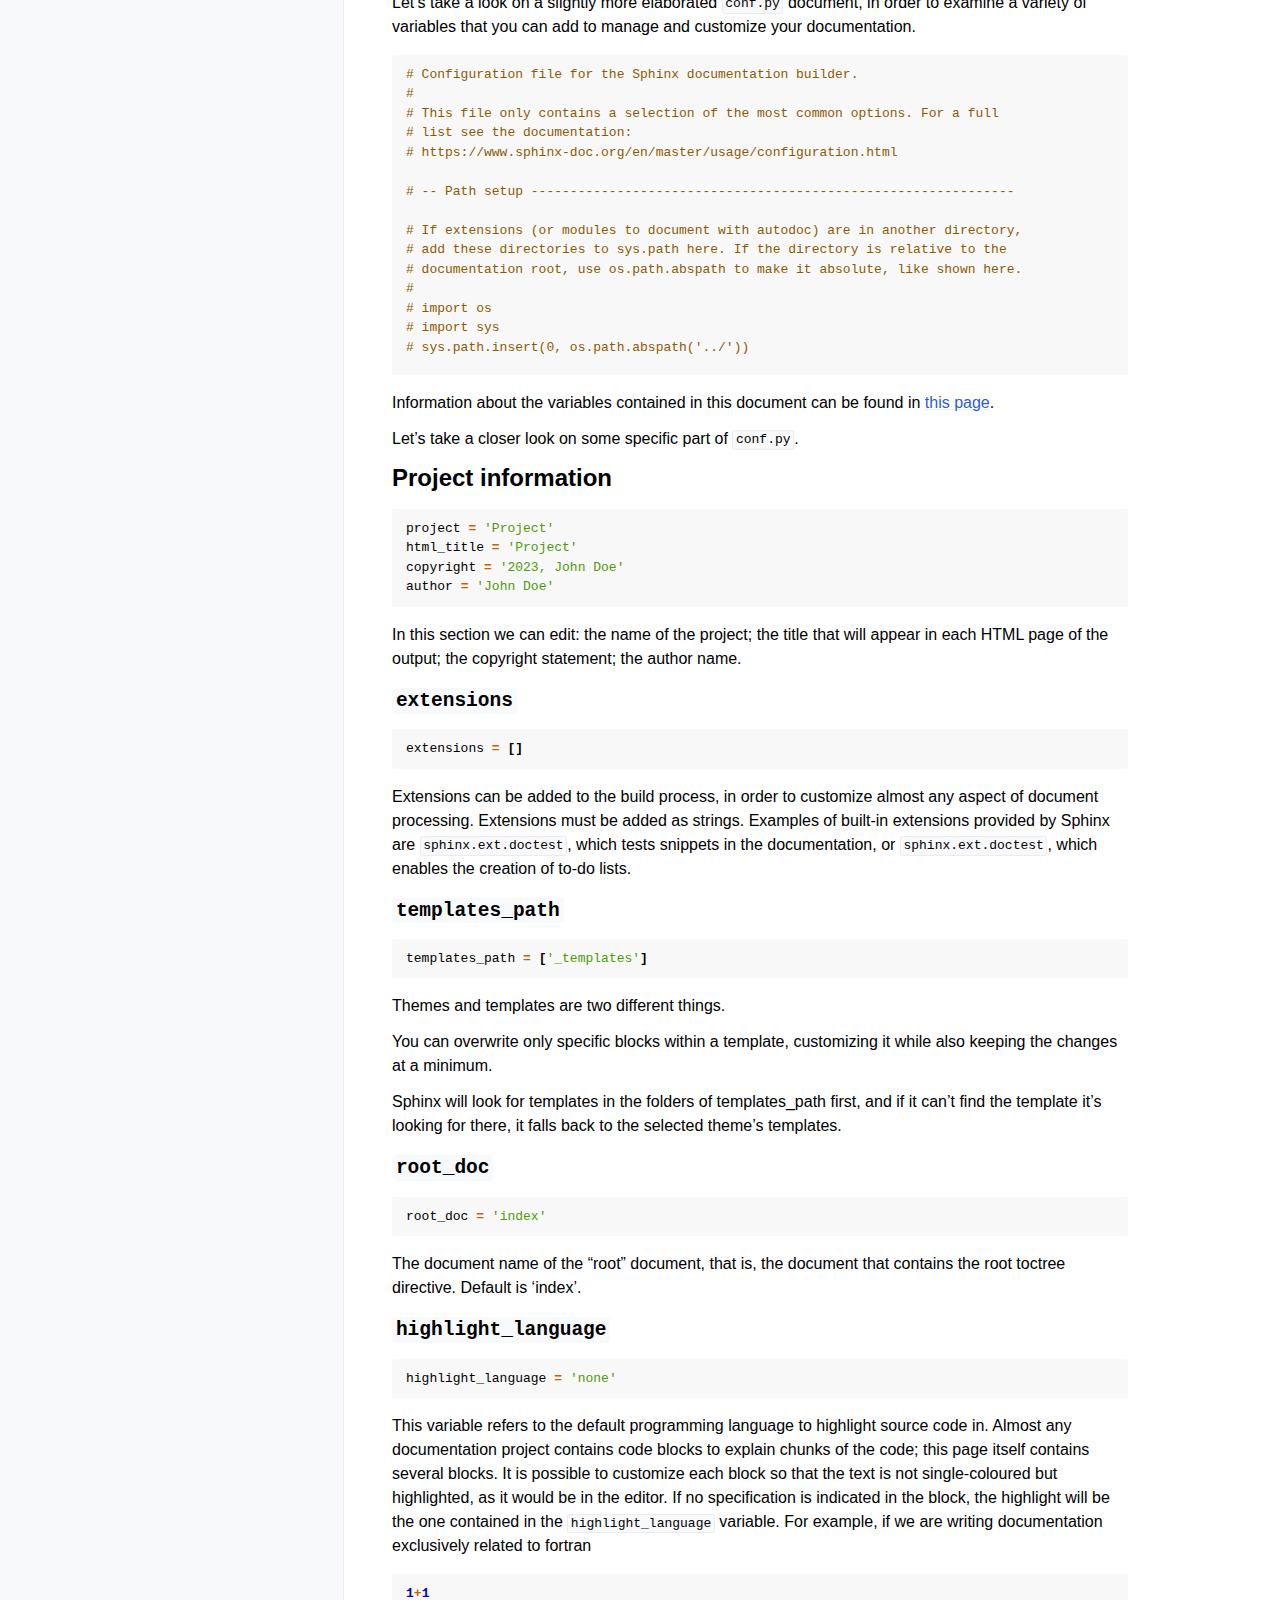
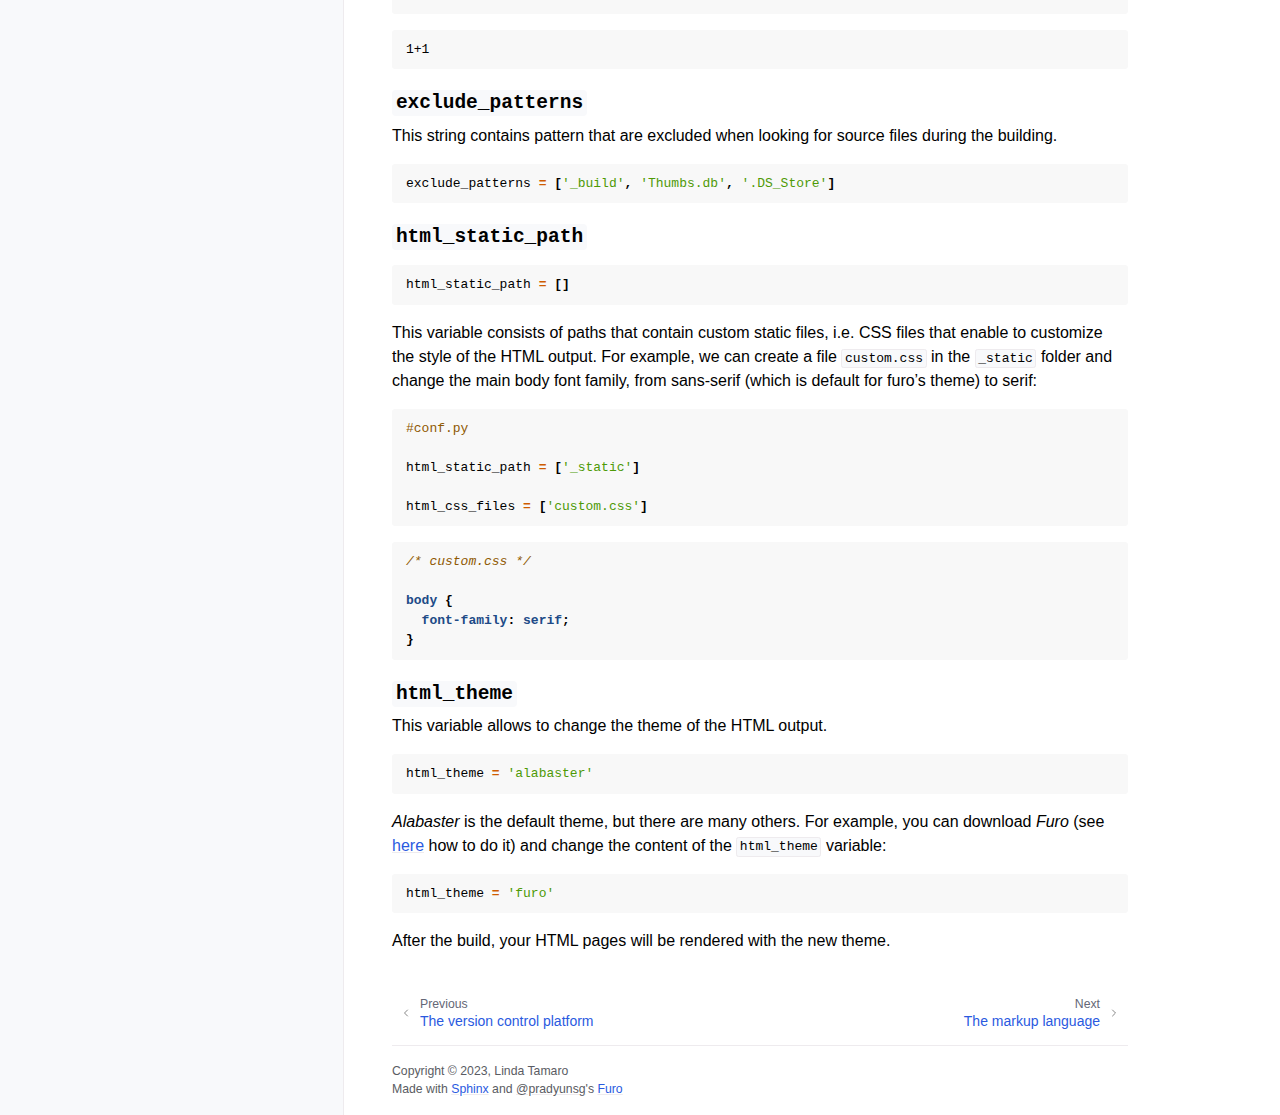
<file: sphinx.html>
<!doctype html>
<html class="no-js" lang="en" data-content_root="./">
  <head><meta charset="utf-8"/>
    <meta name="viewport" content="width=device-width,initial-scale=1"/>
    <meta name="color-scheme" content="light dark"><meta name="viewport" content="width=device-width, initial-scale=1" />
<link rel="index" title="Index" href="genindex.html" /><link rel="search" title="Search" href="search.html" /><link rel="next" title="The markup language" href="markup.html" /><link rel="prev" title="The version control platform" href="git.html" />

    <!-- Generated with Sphinx 7.2.6 and Furo 2023.09.10 -->
        <title>The documentation compiler - Basics of technical documentation</title>
      <link rel="stylesheet" type="text/css" href="_static/pygments.css?v=a746c00c" />
    <link rel="stylesheet" type="text/css" href="_static/styles/furo.css?v=135e06be" />
    <link rel="stylesheet" type="text/css" href="_static/styles/furo-extensions.css?v=36a5483c" />
    <link rel="stylesheet" type="text/css" href="_static/custom.css?v=f5fd031e" />
    
    


<style>
  body {
    --color-code-background: #f8f8f8;
  --color-code-foreground: black;
  --admonition-title-font-size: 1rem;
  --admonition-font-size: 1rem;
  
  }
  @media not print {
    body[data-theme="dark"] {
      --color-code-background: #202020;
  --color-code-foreground: #d0d0d0;
  
    }
    @media (prefers-color-scheme: dark) {
      body:not([data-theme="light"]) {
        --color-code-background: #202020;
  --color-code-foreground: #d0d0d0;
  
      }
    }
  }
</style></head>
  <body>
    
    <script>
      document.body.dataset.theme = localStorage.getItem("theme") || "auto";
    </script>
    

<svg xmlns="http://www.w3.org/2000/svg" style="display: none;">
  <symbol id="svg-toc" viewBox="0 0 24 24">
    <title>Contents</title>
    <svg stroke="currentColor" fill="currentColor" stroke-width="0" viewBox="0 0 1024 1024">
      <path d="M408 442h480c4.4 0 8-3.6 8-8v-56c0-4.4-3.6-8-8-8H408c-4.4 0-8 3.6-8 8v56c0 4.4 3.6 8 8 8zm-8 204c0 4.4 3.6 8 8 8h480c4.4 0 8-3.6 8-8v-56c0-4.4-3.6-8-8-8H408c-4.4 0-8 3.6-8 8v56zm504-486H120c-4.4 0-8 3.6-8 8v56c0 4.4 3.6 8 8 8h784c4.4 0 8-3.6 8-8v-56c0-4.4-3.6-8-8-8zm0 632H120c-4.4 0-8 3.6-8 8v56c0 4.4 3.6 8 8 8h784c4.4 0 8-3.6 8-8v-56c0-4.4-3.6-8-8-8zM115.4 518.9L271.7 642c5.8 4.6 14.4.5 14.4-6.9V388.9c0-7.4-8.5-11.5-14.4-6.9L115.4 505.1a8.74 8.74 0 0 0 0 13.8z"/>
    </svg>
  </symbol>
  <symbol id="svg-menu" viewBox="0 0 24 24">
    <title>Menu</title>
    <svg xmlns="http://www.w3.org/2000/svg" viewBox="0 0 24 24" fill="none" stroke="currentColor"
      stroke-width="2" stroke-linecap="round" stroke-linejoin="round" class="feather-menu">
      <line x1="3" y1="12" x2="21" y2="12"></line>
      <line x1="3" y1="6" x2="21" y2="6"></line>
      <line x1="3" y1="18" x2="21" y2="18"></line>
    </svg>
  </symbol>
  <symbol id="svg-arrow-right" viewBox="0 0 24 24">
    <title>Expand</title>
    <svg xmlns="http://www.w3.org/2000/svg" viewBox="0 0 24 24" fill="none" stroke="currentColor"
      stroke-width="2" stroke-linecap="round" stroke-linejoin="round" class="feather-chevron-right">
      <polyline points="9 18 15 12 9 6"></polyline>
    </svg>
  </symbol>
  <symbol id="svg-sun" viewBox="0 0 24 24">
    <title>Light mode</title>
    <svg xmlns="http://www.w3.org/2000/svg" viewBox="0 0 24 24" fill="none" stroke="currentColor"
      stroke-width="1.5" stroke-linecap="round" stroke-linejoin="round" class="feather-sun">
      <circle cx="12" cy="12" r="5"></circle>
      <line x1="12" y1="1" x2="12" y2="3"></line>
      <line x1="12" y1="21" x2="12" y2="23"></line>
      <line x1="4.22" y1="4.22" x2="5.64" y2="5.64"></line>
      <line x1="18.36" y1="18.36" x2="19.78" y2="19.78"></line>
      <line x1="1" y1="12" x2="3" y2="12"></line>
      <line x1="21" y1="12" x2="23" y2="12"></line>
      <line x1="4.22" y1="19.78" x2="5.64" y2="18.36"></line>
      <line x1="18.36" y1="5.64" x2="19.78" y2="4.22"></line>
    </svg>
  </symbol>
  <symbol id="svg-moon" viewBox="0 0 24 24">
    <title>Dark mode</title>
    <svg xmlns="http://www.w3.org/2000/svg" viewBox="0 0 24 24" fill="none" stroke="currentColor"
      stroke-width="1.5" stroke-linecap="round" stroke-linejoin="round" class="icon-tabler-moon">
      <path stroke="none" d="M0 0h24v24H0z" fill="none" />
      <path d="M12 3c.132 0 .263 0 .393 0a7.5 7.5 0 0 0 7.92 12.446a9 9 0 1 1 -8.313 -12.454z" />
    </svg>
  </symbol>
  <symbol id="svg-sun-half" viewBox="0 0 24 24">
    <title>Auto light/dark mode</title>
    <svg xmlns="http://www.w3.org/2000/svg" viewBox="0 0 24 24" fill="none" stroke="currentColor"
      stroke-width="1.5" stroke-linecap="round" stroke-linejoin="round" class="icon-tabler-shadow">
      <path stroke="none" d="M0 0h24v24H0z" fill="none"/>
      <circle cx="12" cy="12" r="9" />
      <path d="M13 12h5" />
      <path d="M13 15h4" />
      <path d="M13 18h1" />
      <path d="M13 9h4" />
      <path d="M13 6h1" />
    </svg>
  </symbol>
</svg>

<input type="checkbox" class="sidebar-toggle" name="__navigation" id="__navigation">
<input type="checkbox" class="sidebar-toggle" name="__toc" id="__toc">
<label class="overlay sidebar-overlay" for="__navigation">
  <div class="visually-hidden">Hide navigation sidebar</div>
</label>
<label class="overlay toc-overlay" for="__toc">
  <div class="visually-hidden">Hide table of contents sidebar</div>
</label>



<div class="page">
  <header class="mobile-header">
    <div class="header-left">
      <label class="nav-overlay-icon" for="__navigation">
        <div class="visually-hidden">Toggle site navigation sidebar</div>
        <i class="icon"><svg><use href="#svg-menu"></use></svg></i>
      </label>
    </div>
    <div class="header-center">
      <a href="index.html"><div class="brand">Basics of technical documentation</div></a>
    </div>
    <div class="header-right">
      <div class="theme-toggle-container theme-toggle-header">
        <button class="theme-toggle">
          <div class="visually-hidden">Toggle Light / Dark / Auto color theme</div>
          <svg class="theme-icon-when-auto"><use href="#svg-sun-half"></use></svg>
          <svg class="theme-icon-when-dark"><use href="#svg-moon"></use></svg>
          <svg class="theme-icon-when-light"><use href="#svg-sun"></use></svg>
        </button>
      </div>
      <label class="toc-overlay-icon toc-header-icon" for="__toc">
        <div class="visually-hidden">Toggle table of contents sidebar</div>
        <i class="icon"><svg><use href="#svg-toc"></use></svg></i>
      </label>
    </div>
  </header>
  <aside class="sidebar-drawer">
    <div class="sidebar-container">
      
      <div class="sidebar-sticky"><a class="sidebar-brand" href="index.html">
  
  
  <span class="sidebar-brand-text">Basics of technical documentation</span>
  
</a><form class="sidebar-search-container" method="get" action="search.html" role="search">
  <input class="sidebar-search" placeholder="Search" name="q" aria-label="Search">
  <input type="hidden" name="check_keywords" value="yes">
  <input type="hidden" name="area" value="default">
</form>
<div id="searchbox"></div><div class="sidebar-scroll"><div class="sidebar-tree">
  <ul class="current">
<li class="toctree-l1"><a class="reference internal" href="overview.html">Overview</a></li>
<li class="toctree-l1"><a class="reference internal" href="git.html">The version control platform</a></li>
<li class="toctree-l1 current current-page"><a class="current reference internal" href="#">The documentation compiler</a></li>
<li class="toctree-l1"><a class="reference internal" href="markup.html">The markup language</a></li>
<li class="toctree-l1"><a class="reference internal" href="host.html">The hosting service</a></li>
<li class="toctree-l1"><a class="reference internal" href="orgmode.html">Org-mode</a></li>
<li class="toctree-l1"><a class="reference internal" href="temi.html">Themes</a></li>
</ul>

</div>
</div>

      </div>
      
    </div>
  </aside>
  <div class="main">
    <div class="content">
      <div class="article-container">
        <a href="#" class="back-to-top muted-link">
          <svg xmlns="http://www.w3.org/2000/svg" viewBox="0 0 24 24">
            <path d="M13 20h-2V8l-5.5 5.5-1.42-1.42L12 4.16l7.92 7.92-1.42 1.42L13 8v12z"></path>
          </svg>
          <span>Back to top</span>
        </a>
        <div class="content-icon-container">
          
<div class="theme-toggle-container theme-toggle-content">
            <button class="theme-toggle">
              <div class="visually-hidden">Toggle Light / Dark / Auto color theme</div>
              <svg class="theme-icon-when-auto"><use href="#svg-sun-half"></use></svg>
              <svg class="theme-icon-when-dark"><use href="#svg-moon"></use></svg>
              <svg class="theme-icon-when-light"><use href="#svg-sun"></use></svg>
            </button>
          </div>
          <label class="toc-overlay-icon toc-content-icon" for="__toc">
            <div class="visually-hidden">Toggle table of contents sidebar</div>
            <i class="icon"><svg><use href="#svg-toc"></use></svg></i>
          </label>
        </div>
        <article role="main">
          <section id="the-documentation-compiler">
<span id="sphinx"></span><h1>The documentation compiler<a class="headerlink" href="#the-documentation-compiler" title="Link to this heading">#</a></h1>
<section id="what-is-a-documentation-compiler">
<h2>What is a documentation compiler<a class="headerlink" href="#what-is-a-documentation-compiler" title="Link to this heading">#</a></h2>
<p>A <strong>documentation compiler</strong> is a compiler that converts plain text files, written for example reStructured Text or other markup languages, into interactive documentation, for example in the form of HTML, LaTeX, ePub and other formats.</p>
</section>
<section id="id1">
<h2>Sphinx<a class="headerlink" href="#id1" title="Link to this heading">#</a></h2>
<p>The documentation compiler that we are going to use in this tutorial is <a class="reference external" href="https://www.sphinx-doc.org">Sphinx</a>.</p>
<p>If you followed the steps described in <a class="reference internal" href="git.html#esercizio1"><span class="std std-ref">this section</span></a>, you don’t need to install Sphinx again: the <strong>virtual environment</strong> is already equipped with a Sphinx installation.</p>
</section>
<section id="exercise-build-your-first-page-of-documentation">
<h2>Exercise: build your first page of documentation<a class="headerlink" href="#exercise-build-your-first-page-of-documentation" title="Link to this heading">#</a></h2>
<p>In this section we will learn how to build documentation using Sphinx.</p>
<div class="admonition note">
<p class="admonition-title">Note</p>
<p>You need to have <a class="reference external" href="https://www.python.org/downloads/">Python</a> and <a class="reference external" href="https://pypi.org/project/pip/">pip</a> installed in your operating system.</p>
</div>
<ul class="simple">
<li><p><strong>Step 1</strong>: Activate the virtual environment.</p></li>
</ul>
<p>The virtual environment included in the repository you’ve copied will provide you the latest version of Sphinx.</p>
<p>To set up the virtual environment and get Sphinx installed, run the commands in the <a class="reference external" href="https://github.com/lindattt/template-sphinx/blob/main/README.md">README.md</a> file:</p>
<div class="highlight-bash notranslate"><div class="highlight"><pre><span></span>python<span class="w"> </span>-m<span class="w"> </span>venv<span class="w"> </span>env
.<span class="w"> </span>env/bin/activate
pip<span class="w"> </span>install<span class="w"> </span>-r<span class="w"> </span>requirements.txt
</pre></div>
</div>
<ul class="simple">
<li><p><strong>Step 2</strong>: Use sphinx-quickstart.</p></li>
</ul>
<p>We can easily generate the basic documentation template with a built-in command in Sphinx. Run:</p>
<div class="highlight-bash notranslate"><div class="highlight"><pre><span></span>sphinx-quickstart
</pre></div>
</div>
<p>The quickstart utility will ask you some questions. You can choose to go with the default answers or to specify names, preferences and details for your project. For example:</p>
<div class="highlight-bash notranslate"><div class="highlight"><pre><span></span>&gt;<span class="w"> </span>Separate<span class="w"> </span><span class="nb">source</span><span class="w"> </span>and<span class="w"> </span>build<span class="w"> </span>directories<span class="w"> </span><span class="o">(</span>y/n<span class="o">)</span><span class="w"> </span><span class="o">[</span>n<span class="o">]</span>:<span class="w"> </span>&lt;<span class="nb">type</span><span class="w"> </span>y&gt;
&gt;<span class="w"> </span>Project<span class="w"> </span>name:<span class="w"> </span>&lt;your<span class="w"> </span>project<span class="w"> </span>name&gt;
&gt;<span class="w"> </span>Author<span class="w"> </span>name<span class="o">(</span>s<span class="o">)</span>:<span class="w"> </span>&lt;your<span class="w"> </span>name&gt;
&gt;<span class="w"> </span>Project<span class="w"> </span>release<span class="w"> </span><span class="o">[]</span>:<span class="w"> </span>&lt;hit<span class="w"> </span>enter&gt;
&gt;<span class="w"> </span>Project<span class="w"> </span>language<span class="w"> </span><span class="o">[</span>en<span class="o">]</span>:<span class="w"> </span>&lt;hit<span class="w"> </span>enter&gt;
</pre></div>
</div>
<p>After that, some files and some directories will be created.</p>
<p>Directories:</p>
<ul class="simple">
<li><p><strong>source</strong>: contains plain-text files of documentation.</p></li>
<li><p><strong>build</strong>: contains output files</p></li>
</ul>
<p>Files:</p>
<ul class="simple">
<li><p><strong>index.rst</strong>: main file for Sphinx. It contains the index of all pages of the documentation and represents the homepage of the documentation once the project is converted in an interactive output format (like HTML).</p></li>
<li><p><strong>conf.py</strong>: configuration file for Sphinx. It contains metadata and information regarding extensions, themes, etc.</p></li>
</ul>
<p>We will now take a closer look on those two files.</p>
</section>
<section id="the-document-index-rst">
<h2>The document <code class="docutils literal notranslate"><span class="pre">index.rst</span></code><a class="headerlink" href="#the-document-index-rst" title="Link to this heading">#</a></h2>
<p>The document <code class="docutils literal notranslate"><span class="pre">index.rst</span></code> contains the table of contents (<em>toctree</em>) of the documentation.</p>
<p>Using the quickstart utility, your index file will look like this:</p>
<div class="highlight-rest notranslate"><div class="highlight"><pre><span></span><span class="cp">.. myproject documentation master file, created by</span>
<span class="cp">   sphinx-quickstart on Sat Dec 23 17:35:26 2023.</span>
<span class="cp">   You can adapt this file completely to your liking, but it should at least</span>
<span class="cp">   contain the root `toctree` directive.</span>

<span class="gh">Welcome to myproject&#39;s documentation!</span>
<span class="gh">=====================================</span>

<span class="p">..</span> <span class="ow">toctree</span><span class="p">::</span>
   <span class="nc">:maxdepth:</span> 2
   <span class="nc">:caption:</span> Contents:


<span class="gh">Indices and tables</span>
<span class="gh">==================</span>

<span class="m">*</span> <span class="na">:ref:</span><span class="nv">`genindex`</span>
<span class="m">*</span> <span class="na">:ref:</span><span class="nv">`modindex`</span>
<span class="m">*</span> <span class="na">:ref:</span><span class="nv">`search`</span>
</pre></div>
</div>
<p>We can delete the <code class="docutils literal notranslate"><span class="pre">Indices</span> <span class="pre">and</span> <span class="pre">tables</span></code> section since we won’t use it in this tutorial. To add content to our documentation, we must create plain-text files in the <code class="docutils literal notranslate"><span class="pre">source</span></code> directory and then add them to the <code class="docutils literal notranslate"><span class="pre">toctree</span></code>. For example, we create two reStructured Text files, <code class="docutils literal notranslate"><span class="pre">page1.rst</span></code> and <code class="docutils literal notranslate"><span class="pre">page2.rst</span></code>, and then list these files (without specifying extension, in case of .rst files) under the <code class="docutils literal notranslate"><span class="pre">toctree</span></code>.</p>
<div class="highlight-rest notranslate"><div class="highlight"><pre><span></span><span class="cp">.. myproject documentation master file, created by</span>
<span class="cp">   sphinx-quickstart on Sat Dec 23 17:35:26 2023.</span>
<span class="cp">   You can adapt this file completely to your liking, but it should at least</span>
<span class="cp">   contain the root `toctree` directive.</span>

<span class="gh">Welcome to myproject&#39;s documentation!</span>
<span class="gh">=====================================</span>

<span class="p">..</span> <span class="ow">toctree</span><span class="p">::</span>
   <span class="nc">:maxdepth:</span> 2
   <span class="nc">:caption:</span> Contents:

   page1
   page2
</pre></div>
</div>
<div class="admonition attention">
<p class="admonition-title">Attention</p>
<p>Pay attention to the indentation of the file names under the toctree. The file names must be indented correctly in order to be interpreted as the content of the toctree.</p>
</div>
<p>You can now edit the documents you’ve created and format them with reStructured Text markup language and add more content to the toctree.</p>
</section>
<section id="the-document-conf-py">
<h2>The document <code class="docutils literal notranslate"><span class="pre">conf.py</span></code><a class="headerlink" href="#the-document-conf-py" title="Link to this heading">#</a></h2>
<p>The document <code class="docutils literal notranslate"><span class="pre">conf.py</span></code> contains Python instructions for the Sphinx builder.</p>
<p>The information contained in this document covers project information, metadata, sphinx extensions, themes and so on.</p>
<p>If you use the <code class="docutils literal notranslate"><span class="pre">sphinx-quickstart</span></code> utility, your <code class="docutils literal notranslate"><span class="pre">conf.py</span></code> file will look like that:</p>
<div class="highlight-python notranslate"><div class="highlight"><pre><span></span><span class="c1"># Configuration file for the Sphinx documentation builder.</span>
<span class="c1">#</span>
<span class="c1"># For the full list of built-in configuration values, see the documentation:</span>
<span class="c1"># https://www.sphinx-doc.org/en/master/usage/configuration.html</span>

<span class="c1"># -- Project information -----------------------------------------------------</span>
<span class="c1"># https://www.sphinx-doc.org/en/master/usage/configuration.html#project-information</span>

<span class="n">project</span> <span class="o">=</span> <span class="s1">&#39;myproject&#39;</span>
<span class="n">copyright</span> <span class="o">=</span> <span class="s1">&#39;2023, myname&#39;</span>
<span class="n">author</span> <span class="o">=</span> <span class="s1">&#39;myname&#39;</span>

<span class="c1"># -- General configuration ---------------------------------------------------</span>
<span class="c1"># https://www.sphinx-doc.org/en/master/usage/configuration.html#general-configuration</span>

<span class="n">extensions</span> <span class="o">=</span> <span class="p">[]</span>

<span class="n">templates_path</span> <span class="o">=</span> <span class="p">[</span><span class="s1">&#39;_templates&#39;</span><span class="p">]</span>
<span class="n">exclude_patterns</span> <span class="o">=</span> <span class="p">[]</span>

<span class="c1"># -- Options for HTML output -------------------------------------------------</span>
<span class="c1"># https://www.sphinx-doc.org/en/master/usage/configuration.html#options-for-html-output</span>

<span class="n">html_theme</span> <span class="o">=</span> <span class="s1">&#39;alabaster&#39;</span>
<span class="n">html_static_path</span> <span class="o">=</span> <span class="p">[</span><span class="s1">&#39;_static&#39;</span><span class="p">]</span>
</pre></div>
</div>
<p>Let’s take a look on a slightly more elaborated <code class="docutils literal notranslate"><span class="pre">conf.py</span></code> document, in order to examine a variety of variables that you can add to manage and customize your documentation.</p>
<div class="highlight-python notranslate"><div class="highlight"><pre><span></span><span class="c1"># Configuration file for the Sphinx documentation builder.</span>
<span class="c1">#</span>
<span class="c1"># This file only contains a selection of the most common options. For a full</span>
<span class="c1"># list see the documentation:</span>
<span class="c1"># https://www.sphinx-doc.org/en/master/usage/configuration.html</span>

<span class="c1"># -- Path setup --------------------------------------------------------------</span>

<span class="c1"># If extensions (or modules to document with autodoc) are in another directory,</span>
<span class="c1"># add these directories to sys.path here. If the directory is relative to the</span>
<span class="c1"># documentation root, use os.path.abspath to make it absolute, like shown here.</span>
<span class="c1">#</span>
<span class="c1"># import os</span>
<span class="c1"># import sys</span>
<span class="c1"># sys.path.insert(0, os.path.abspath(&#39;../&#39;))</span>


<span class="c1"># -- Project information -----------------------------------------------------</span>

<span class="n">project</span> <span class="o">=</span> <span class="s1">&#39;Project&#39;</span>
<span class="n">html_title</span> <span class="o">=</span> <span class="s1">&#39;Project&#39;</span>
<span class="n">copyright</span> <span class="o">=</span> <span class="s1">&#39;2023, John Doe&#39;</span>
<span class="n">author</span> <span class="o">=</span> <span class="s1">&#39;John Doe&#39;</span>


<span class="c1"># -- General configuration ---------------------------------------------------</span>

<span class="c1"># Add any Sphinx extension module names here, as strings. They can be</span>
<span class="c1"># extensions coming with Sphinx (named &#39;sphinx.ext.*&#39;) or your custom</span>
<span class="c1"># ones.</span>
<span class="c1"># extensions = [&#39;sphinx.ext.autodoc&#39;, &#39;sphinx.ext.coverage&#39;, &#39;sphinx.ext.napoleon&#39;]</span>
<span class="n">extensions</span> <span class="o">=</span> <span class="p">[]</span>

<span class="c1"># Add any paths that contain templates here, relative to this directory.</span>
<span class="n">templates_path</span> <span class="o">=</span> <span class="p">[</span><span class="s1">&#39;_templates&#39;</span><span class="p">]</span>

<span class="c1"># The root document.</span>
<span class="n">root_doc</span> <span class="o">=</span> <span class="s1">&#39;index&#39;</span>

<span class="c1"># Highlights: do not highlight literal blocks</span>
<span class="n">highlight_language</span> <span class="o">=</span> <span class="s1">&#39;none&#39;</span>

<span class="c1"># List of patterns, relative to source directory, that match files and</span>
<span class="c1"># directories to ignore when looking for source files.</span>
<span class="c1"># This pattern also affects html_static_path and html_extra_path.</span>
<span class="n">exclude_patterns</span> <span class="o">=</span> <span class="p">[</span><span class="s1">&#39;_build&#39;</span><span class="p">,</span> <span class="s1">&#39;Thumbs.db&#39;</span><span class="p">,</span> <span class="s1">&#39;.DS_Store&#39;</span><span class="p">]</span>

<span class="c1"># Add any paths that contain custom static files (such as style sheets) here,</span>
<span class="c1"># relative to this directory. They are copied after the builtin static files,</span>
<span class="c1"># so a file named &quot;default.css&quot; will overwrite the builtin &quot;default.css&quot;.</span>
<span class="n">html_static_path</span> <span class="o">=</span> <span class="p">[]</span>

<span class="c1"># The theme to use for HTML and HTML Help pages.  See the documentation for</span>
<span class="c1"># a list of builtin themes.</span>
<span class="n">html_theme</span> <span class="o">=</span> <span class="s1">&#39;furo&#39;</span>

<span class="k">if</span> <span class="n">html_theme</span> <span class="o">==</span> <span class="s1">&#39;alabaster&#39;</span><span class="p">:</span>
    <span class="n">pygments_style</span> <span class="o">=</span> <span class="s1">&#39;friendly&#39;</span>
    <span class="n">html_static_path</span> <span class="o">=</span> <span class="p">[</span><span class="s1">&#39;_static/custom.css&#39;</span><span class="p">]</span>
    <span class="n">html_theme_options</span> <span class="o">=</span> <span class="p">{</span>
        <span class="s1">&#39;description&#39;</span><span class="p">:</span> <span class="s1">&#39;Code description&#39;</span><span class="p">,</span>
        <span class="s1">&#39;fixed_sidebar&#39;</span><span class="p">:</span> <span class="kc">True</span><span class="p">,</span>
        <span class="s1">&#39;sidebar_collapse&#39;</span><span class="p">:</span> <span class="kc">True</span><span class="p">,</span>
        <span class="s1">&#39;extra_nav_links&#39;</span><span class="p">:</span> <span class="p">{},</span>
        <span class="s1">&#39;gray_2&#39;</span><span class="p">:</span> <span class="s1">&#39;#F4F4F4ED&#39;</span><span class="p">,</span>
        <span class="s1">&#39;sidebar_width&#39;</span><span class="p">:</span> <span class="s1">&#39;250px&#39;</span><span class="p">,</span>
        <span class="s1">&#39;body_max_width&#39;</span><span class="p">:</span> <span class="s1">&#39;auto&#39;</span><span class="p">,</span>
        <span class="s1">&#39;page_width&#39;</span><span class="p">:</span> <span class="s1">&#39;1000px&#39;</span><span class="p">,</span>
    <span class="p">}</span>

    <span class="n">html_sidebars</span> <span class="o">=</span> <span class="p">{</span>
        <span class="s1">&#39;**&#39;</span><span class="p">:</span> <span class="p">[</span>
            <span class="s1">&#39;about.html&#39;</span><span class="p">,</span>
            <span class="s1">&#39;navigation.html&#39;</span><span class="p">,</span>
            <span class="s1">&#39;searchbox.html&#39;</span><span class="p">,</span>
            <span class="s1">&#39;relations.html&#39;</span><span class="p">,</span>
            <span class="s1">&#39;donate.html&#39;</span><span class="p">,</span>
        <span class="p">]</span>
    <span class="p">}</span>

<span class="k">if</span> <span class="n">html_theme</span> <span class="o">==</span> <span class="s1">&#39;sphinx_rtd_theme&#39;</span><span class="p">:</span>
    <span class="kn">import</span> <span class="nn">sphinx_rtd_theme</span>
    <span class="n">extensions</span> <span class="o">+=</span> <span class="p">[</span>
        <span class="s1">&#39;sphinx_rtd_theme&#39;</span><span class="p">,</span>
    <span class="p">]</span>
    <span class="n">html_theme_options</span> <span class="o">=</span> <span class="p">{</span>
        <span class="s1">&#39;display_version&#39;</span><span class="p">:</span> <span class="kc">True</span><span class="p">,</span>
        <span class="s1">&#39;vcs_pageview_mode&#39;</span><span class="p">:</span> <span class="s1">&#39;&#39;</span><span class="p">,</span>
        <span class="c1"># Toc options</span>
        <span class="s1">&#39;collapse_navigation&#39;</span><span class="p">:</span> <span class="kc">False</span><span class="p">,</span>
        <span class="s1">&#39;sticky_navigation&#39;</span><span class="p">:</span> <span class="kc">True</span><span class="p">,</span>
        <span class="s1">&#39;navigation_depth&#39;</span><span class="p">:</span> <span class="mi">4</span><span class="p">,</span>
        <span class="s1">&#39;includehidden&#39;</span><span class="p">:</span> <span class="kc">True</span><span class="p">,</span>
        <span class="s1">&#39;titles_only&#39;</span><span class="p">:</span> <span class="kc">False</span>
    <span class="p">}</span>

<span class="k">if</span> <span class="n">html_theme</span> <span class="o">==</span> <span class="s1">&#39;furo&#39;</span><span class="p">:</span>
    <span class="n">pygments_style</span> <span class="o">=</span> <span class="s1">&#39;tango&#39;</span>
    <span class="c1"># html_static_path = [&#39;_static/furo/&#39;]</span>
    <span class="c1"># html_css_files = [&#39;custom.css&#39;]</span>
    <span class="n">html_theme_options</span> <span class="o">=</span> <span class="p">{</span>
        <span class="s2">&quot;light_css_variables&quot;</span><span class="p">:</span> <span class="p">{</span>
            <span class="s2">&quot;admonition-title-font-size&quot;</span><span class="p">:</span> <span class="s2">&quot;1rem&quot;</span><span class="p">,</span>
            <span class="s2">&quot;admonition-font-size&quot;</span><span class="p">:</span> <span class="s2">&quot;1rem&quot;</span><span class="p">,</span>
        <span class="p">},</span>
    <span class="p">}</span>
</pre></div>
</div>
<p>Information about the variables contained in this document can be found in <a class="reference external" href="https://www.sphinx-doc.org/en/master/usage/configuration.html">this page</a>.</p>
<p>Let’s take a closer look on some specific part of <code class="docutils literal notranslate"><span class="pre">conf.py</span></code>.</p>
<section id="project-information">
<h3>Project information<a class="headerlink" href="#project-information" title="Link to this heading">#</a></h3>
<div class="highlight-python notranslate"><div class="highlight"><pre><span></span><span class="n">project</span> <span class="o">=</span> <span class="s1">&#39;Project&#39;</span>
<span class="n">html_title</span> <span class="o">=</span> <span class="s1">&#39;Project&#39;</span>
<span class="n">copyright</span> <span class="o">=</span> <span class="s1">&#39;2023, John Doe&#39;</span>
<span class="n">author</span> <span class="o">=</span> <span class="s1">&#39;John Doe&#39;</span>
</pre></div>
</div>
<p>In this section we can edit: the name of the project; the title that will appear in each HTML page of the output; the copyright statement; the author name.</p>
</section>
<section id="extensions">
<h3><code class="docutils literal notranslate"><span class="pre">extensions</span></code><a class="headerlink" href="#extensions" title="Link to this heading">#</a></h3>
<div class="highlight-python notranslate"><div class="highlight"><pre><span></span><span class="n">extensions</span> <span class="o">=</span> <span class="p">[]</span>
</pre></div>
</div>
<p>Extensions can be added to the build process, in order to customize almost any aspect of document processing. Extensions must be added as strings. Examples of built-in extensions provided by Sphinx are <code class="docutils literal notranslate"><span class="pre">sphinx.ext.doctest</span></code>, which tests snippets in the documentation, or <code class="docutils literal notranslate"><span class="pre">sphinx.ext.doctest</span></code>, which enables the creation of to-do lists.</p>
</section>
<section id="templates-path">
<h3><code class="docutils literal notranslate"><span class="pre">templates_path</span></code><a class="headerlink" href="#templates-path" title="Link to this heading">#</a></h3>
<div class="highlight-python notranslate"><div class="highlight"><pre><span></span><span class="n">templates_path</span> <span class="o">=</span> <span class="p">[</span><span class="s1">&#39;_templates&#39;</span><span class="p">]</span>
</pre></div>
</div>
<p>Themes and templates are two different things.</p>
<p>You can overwrite only specific blocks within a template, customizing it while also keeping the changes at a minimum.</p>
<p>Sphinx will look for templates in the folders of templates_path first, and if it can’t find the template it’s looking for there, it falls back to the selected theme’s templates.</p>
</section>
<section id="root-doc">
<h3><code class="docutils literal notranslate"><span class="pre">root_doc</span></code><a class="headerlink" href="#root-doc" title="Link to this heading">#</a></h3>
<div class="highlight-python notranslate"><div class="highlight"><pre><span></span><span class="n">root_doc</span> <span class="o">=</span> <span class="s1">&#39;index&#39;</span>
</pre></div>
</div>
<p>The document name of the “root” document, that is, the document that contains the root toctree directive. Default is ‘index’.</p>
</section>
<section id="highlight-language">
<h3><code class="docutils literal notranslate"><span class="pre">highlight_language</span></code><a class="headerlink" href="#highlight-language" title="Link to this heading">#</a></h3>
<div class="highlight-python notranslate"><div class="highlight"><pre><span></span><span class="n">highlight_language</span> <span class="o">=</span> <span class="s1">&#39;none&#39;</span>
</pre></div>
</div>
<p>This variable refers to the default programming language to highlight source code in. Almost any documentation project contains code blocks to explain chunks of the code; this page itself contains several blocks. It is possible to customize each block so that the text is not single-coloured but highlighted, as it would be in the editor. If no specification is indicated in the block, the highlight will be the one contained in the <code class="docutils literal notranslate"><span class="pre">highlight_language</span></code> variable.
For example, if we are writing documentation exclusively related to fortran</p>
<div class="highlight-fortran notranslate"><div class="highlight"><pre><span></span><span class="mi">1</span><span class="o">+</span><span class="mi">1</span>
</pre></div>
</div>
<div class="highlight-html notranslate"><div class="highlight"><pre><span></span>1+1
</pre></div>
</div>
</section>
<section id="exclude-patterns">
<h3><code class="docutils literal notranslate"><span class="pre">exclude_patterns</span></code><a class="headerlink" href="#exclude-patterns" title="Link to this heading">#</a></h3>
<p>This string contains pattern that are excluded when looking for source files during the building.</p>
<div class="highlight-python notranslate"><div class="highlight"><pre><span></span><span class="n">exclude_patterns</span> <span class="o">=</span> <span class="p">[</span><span class="s1">&#39;_build&#39;</span><span class="p">,</span> <span class="s1">&#39;Thumbs.db&#39;</span><span class="p">,</span> <span class="s1">&#39;.DS_Store&#39;</span><span class="p">]</span>
</pre></div>
</div>
</section>
<section id="html-static-path">
<h3><code class="docutils literal notranslate"><span class="pre">html_static_path</span></code><a class="headerlink" href="#html-static-path" title="Link to this heading">#</a></h3>
<div class="highlight-python notranslate"><div class="highlight"><pre><span></span><span class="n">html_static_path</span> <span class="o">=</span> <span class="p">[]</span>
</pre></div>
</div>
<p>This variable consists of paths that contain custom static files, i.e. CSS files that enable to customize the style of the HTML output. For example, we can create a file <code class="file docutils literal notranslate"><span class="pre">custom.css</span></code> in the <code class="file docutils literal notranslate"><span class="pre">_static</span></code> folder and change the main body font family, from sans-serif (which is default for furo’s theme) to serif:</p>
<div class="highlight-python notranslate"><div class="highlight"><pre><span></span><span class="c1">#conf.py</span>

<span class="n">html_static_path</span> <span class="o">=</span> <span class="p">[</span><span class="s1">&#39;_static&#39;</span><span class="p">]</span>

<span class="n">html_css_files</span> <span class="o">=</span> <span class="p">[</span><span class="s1">&#39;custom.css&#39;</span><span class="p">]</span>
</pre></div>
</div>
<div class="highlight-css notranslate"><div class="highlight"><pre><span></span><span class="c">/* custom.css */</span>

<span class="nt">body</span><span class="w"> </span><span class="p">{</span>
<span class="w">  </span><span class="k">font-family</span><span class="p">:</span><span class="w"> </span><span class="kc">serif</span><span class="p">;</span>
<span class="p">}</span>
</pre></div>
</div>
</section>
<section id="html-theme">
<h3><code class="docutils literal notranslate"><span class="pre">html_theme</span></code><a class="headerlink" href="#html-theme" title="Link to this heading">#</a></h3>
<p>This variable allows to change the theme of the HTML output.</p>
<div class="highlight-python notranslate"><div class="highlight"><pre><span></span><span class="n">html_theme</span> <span class="o">=</span> <span class="s1">&#39;alabaster&#39;</span>
</pre></div>
</div>
<p><em>Alabaster</em> is the default theme, but there are many others. For example, you can download <em>Furo</em> (see <a class="reference internal" href="temi.html#temi"><span class="std std-ref">here</span></a> how to do it) and change the content of the <code class="docutils literal notranslate"><span class="pre">html_theme</span></code> variable:</p>
<div class="highlight-python notranslate"><div class="highlight"><pre><span></span><span class="n">html_theme</span> <span class="o">=</span> <span class="s1">&#39;furo&#39;</span>
</pre></div>
</div>
<p>After the build, your HTML pages will be rendered with the new theme.</p>
</section>
</section>
</section>

        </article>
      </div>
      <footer>
        
        <div class="related-pages">
          <a class="next-page" href="markup.html">
              <div class="page-info">
                <div class="context">
                  <span>Next</span>
                </div>
                <div class="title">The markup language</div>
              </div>
              <svg class="furo-related-icon"><use href="#svg-arrow-right"></use></svg>
            </a>
          <a class="prev-page" href="git.html">
              <svg class="furo-related-icon"><use href="#svg-arrow-right"></use></svg>
              <div class="page-info">
                <div class="context">
                  <span>Previous</span>
                </div>
                
                <div class="title">The version control platform</div>
                
              </div>
            </a>
        </div>
        <div class="bottom-of-page">
          <div class="left-details">
            <div class="copyright">
                Copyright &#169; 2023, Linda Tamaro
            </div>
            Made with <a href="https://www.sphinx-doc.org/">Sphinx</a> and <a class="muted-link" href="https://pradyunsg.me">@pradyunsg</a>'s
            
            <a href="https://github.com/pradyunsg/furo">Furo</a>
            
          </div>
          <div class="right-details">
            
          </div>
        </div>
        
      </footer>
    </div>
    <aside class="toc-drawer">
      
      
      <div class="toc-sticky toc-scroll">
        <div class="toc-title-container">
          <span class="toc-title">
            On this page
          </span>
        </div>
        <div class="toc-tree-container">
          <div class="toc-tree">
            <ul>
<li><a class="reference internal" href="#">The documentation compiler</a><ul>
<li><a class="reference internal" href="#what-is-a-documentation-compiler">What is a documentation compiler</a></li>
<li><a class="reference internal" href="#id1">Sphinx</a></li>
<li><a class="reference internal" href="#exercise-build-your-first-page-of-documentation">Exercise: build your first page of documentation</a></li>
<li><a class="reference internal" href="#the-document-index-rst">The document <code class="docutils literal notranslate"><span class="pre">index.rst</span></code></a></li>
<li><a class="reference internal" href="#the-document-conf-py">The document <code class="docutils literal notranslate"><span class="pre">conf.py</span></code></a><ul>
<li><a class="reference internal" href="#project-information">Project information</a></li>
<li><a class="reference internal" href="#extensions"><code class="docutils literal notranslate"><span class="pre">extensions</span></code></a></li>
<li><a class="reference internal" href="#templates-path"><code class="docutils literal notranslate"><span class="pre">templates_path</span></code></a></li>
<li><a class="reference internal" href="#root-doc"><code class="docutils literal notranslate"><span class="pre">root_doc</span></code></a></li>
<li><a class="reference internal" href="#highlight-language"><code class="docutils literal notranslate"><span class="pre">highlight_language</span></code></a></li>
<li><a class="reference internal" href="#exclude-patterns"><code class="docutils literal notranslate"><span class="pre">exclude_patterns</span></code></a></li>
<li><a class="reference internal" href="#html-static-path"><code class="docutils literal notranslate"><span class="pre">html_static_path</span></code></a></li>
<li><a class="reference internal" href="#html-theme"><code class="docutils literal notranslate"><span class="pre">html_theme</span></code></a></li>
</ul>
</li>
</ul>
</li>
</ul>

          </div>
        </div>
      </div>
      
      
    </aside>
  </div>
</div><script src="_static/documentation_options.js?v=5929fcd5"></script>
    <script src="_static/doctools.js?v=888ff710"></script>
    <script src="_static/sphinx_highlight.js?v=dc90522c"></script>
    <script src="_static/scripts/furo.js?v=32e29ea5"></script>
    </body>
</html>
</file>
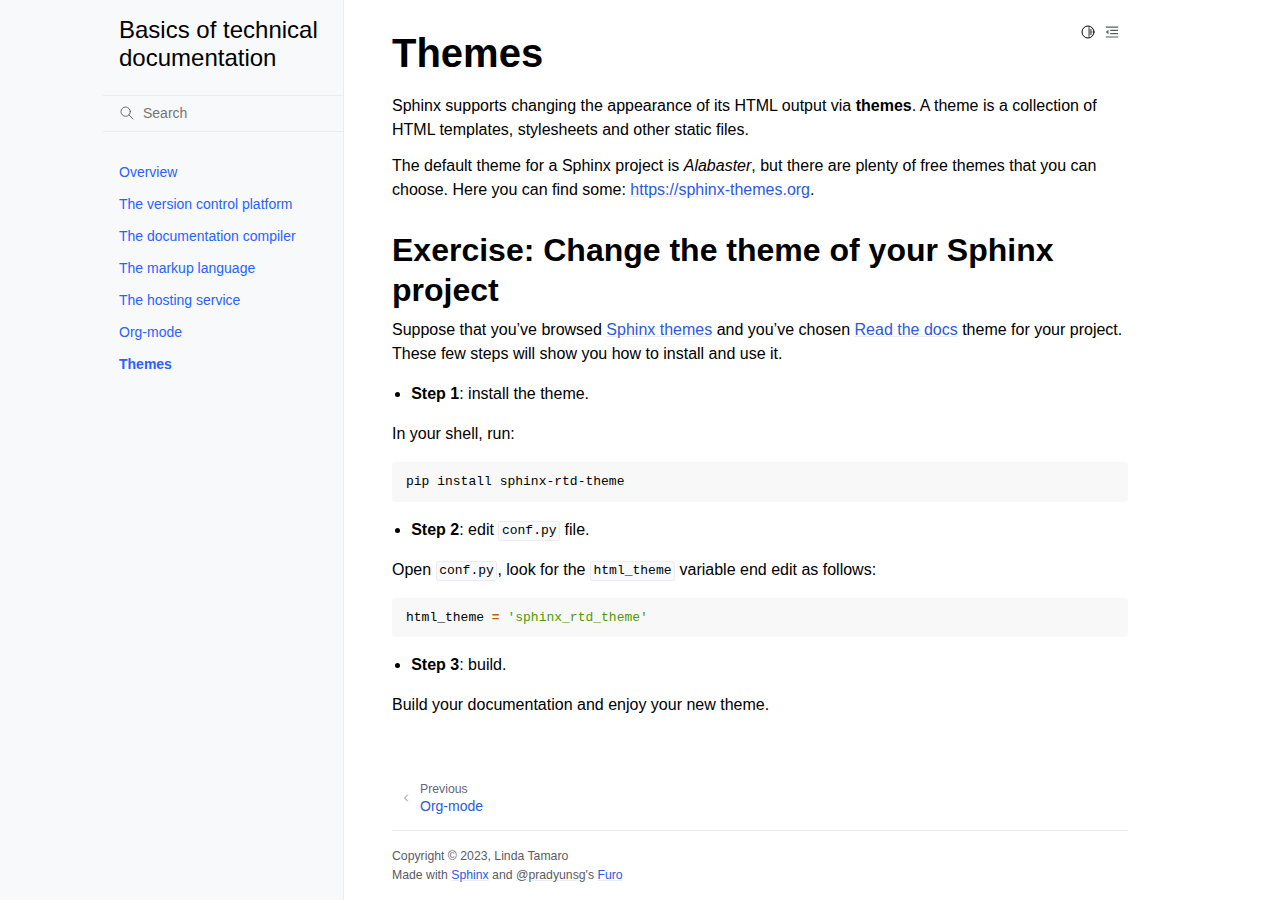
<file: temi.html>
<!doctype html>
<html class="no-js" lang="en" data-content_root="./">
  <head><meta charset="utf-8"/>
    <meta name="viewport" content="width=device-width,initial-scale=1"/>
    <meta name="color-scheme" content="light dark"><meta name="viewport" content="width=device-width, initial-scale=1" />
<link rel="index" title="Index" href="genindex.html" /><link rel="search" title="Search" href="search.html" /><link rel="prev" title="Org-mode" href="orgmode.html" />

    <!-- Generated with Sphinx 7.2.6 and Furo 2023.09.10 -->
        <title>Themes - Basics of technical documentation</title>
      <link rel="stylesheet" type="text/css" href="_static/pygments.css?v=a746c00c" />
    <link rel="stylesheet" type="text/css" href="_static/styles/furo.css?v=135e06be" />
    <link rel="stylesheet" type="text/css" href="_static/styles/furo-extensions.css?v=36a5483c" />
    <link rel="stylesheet" type="text/css" href="_static/custom.css?v=f5fd031e" />
    
    


<style>
  body {
    --color-code-background: #f8f8f8;
  --color-code-foreground: black;
  --admonition-title-font-size: 1rem;
  --admonition-font-size: 1rem;
  
  }
  @media not print {
    body[data-theme="dark"] {
      --color-code-background: #202020;
  --color-code-foreground: #d0d0d0;
  
    }
    @media (prefers-color-scheme: dark) {
      body:not([data-theme="light"]) {
        --color-code-background: #202020;
  --color-code-foreground: #d0d0d0;
  
      }
    }
  }
</style></head>
  <body>
    
    <script>
      document.body.dataset.theme = localStorage.getItem("theme") || "auto";
    </script>
    

<svg xmlns="http://www.w3.org/2000/svg" style="display: none;">
  <symbol id="svg-toc" viewBox="0 0 24 24">
    <title>Contents</title>
    <svg stroke="currentColor" fill="currentColor" stroke-width="0" viewBox="0 0 1024 1024">
      <path d="M408 442h480c4.4 0 8-3.6 8-8v-56c0-4.4-3.6-8-8-8H408c-4.4 0-8 3.6-8 8v56c0 4.4 3.6 8 8 8zm-8 204c0 4.4 3.6 8 8 8h480c4.4 0 8-3.6 8-8v-56c0-4.4-3.6-8-8-8H408c-4.4 0-8 3.6-8 8v56zm504-486H120c-4.4 0-8 3.6-8 8v56c0 4.4 3.6 8 8 8h784c4.4 0 8-3.6 8-8v-56c0-4.4-3.6-8-8-8zm0 632H120c-4.4 0-8 3.6-8 8v56c0 4.4 3.6 8 8 8h784c4.4 0 8-3.6 8-8v-56c0-4.4-3.6-8-8-8zM115.4 518.9L271.7 642c5.8 4.6 14.4.5 14.4-6.9V388.9c0-7.4-8.5-11.5-14.4-6.9L115.4 505.1a8.74 8.74 0 0 0 0 13.8z"/>
    </svg>
  </symbol>
  <symbol id="svg-menu" viewBox="0 0 24 24">
    <title>Menu</title>
    <svg xmlns="http://www.w3.org/2000/svg" viewBox="0 0 24 24" fill="none" stroke="currentColor"
      stroke-width="2" stroke-linecap="round" stroke-linejoin="round" class="feather-menu">
      <line x1="3" y1="12" x2="21" y2="12"></line>
      <line x1="3" y1="6" x2="21" y2="6"></line>
      <line x1="3" y1="18" x2="21" y2="18"></line>
    </svg>
  </symbol>
  <symbol id="svg-arrow-right" viewBox="0 0 24 24">
    <title>Expand</title>
    <svg xmlns="http://www.w3.org/2000/svg" viewBox="0 0 24 24" fill="none" stroke="currentColor"
      stroke-width="2" stroke-linecap="round" stroke-linejoin="round" class="feather-chevron-right">
      <polyline points="9 18 15 12 9 6"></polyline>
    </svg>
  </symbol>
  <symbol id="svg-sun" viewBox="0 0 24 24">
    <title>Light mode</title>
    <svg xmlns="http://www.w3.org/2000/svg" viewBox="0 0 24 24" fill="none" stroke="currentColor"
      stroke-width="1.5" stroke-linecap="round" stroke-linejoin="round" class="feather-sun">
      <circle cx="12" cy="12" r="5"></circle>
      <line x1="12" y1="1" x2="12" y2="3"></line>
      <line x1="12" y1="21" x2="12" y2="23"></line>
      <line x1="4.22" y1="4.22" x2="5.64" y2="5.64"></line>
      <line x1="18.36" y1="18.36" x2="19.78" y2="19.78"></line>
      <line x1="1" y1="12" x2="3" y2="12"></line>
      <line x1="21" y1="12" x2="23" y2="12"></line>
      <line x1="4.22" y1="19.78" x2="5.64" y2="18.36"></line>
      <line x1="18.36" y1="5.64" x2="19.78" y2="4.22"></line>
    </svg>
  </symbol>
  <symbol id="svg-moon" viewBox="0 0 24 24">
    <title>Dark mode</title>
    <svg xmlns="http://www.w3.org/2000/svg" viewBox="0 0 24 24" fill="none" stroke="currentColor"
      stroke-width="1.5" stroke-linecap="round" stroke-linejoin="round" class="icon-tabler-moon">
      <path stroke="none" d="M0 0h24v24H0z" fill="none" />
      <path d="M12 3c.132 0 .263 0 .393 0a7.5 7.5 0 0 0 7.92 12.446a9 9 0 1 1 -8.313 -12.454z" />
    </svg>
  </symbol>
  <symbol id="svg-sun-half" viewBox="0 0 24 24">
    <title>Auto light/dark mode</title>
    <svg xmlns="http://www.w3.org/2000/svg" viewBox="0 0 24 24" fill="none" stroke="currentColor"
      stroke-width="1.5" stroke-linecap="round" stroke-linejoin="round" class="icon-tabler-shadow">
      <path stroke="none" d="M0 0h24v24H0z" fill="none"/>
      <circle cx="12" cy="12" r="9" />
      <path d="M13 12h5" />
      <path d="M13 15h4" />
      <path d="M13 18h1" />
      <path d="M13 9h4" />
      <path d="M13 6h1" />
    </svg>
  </symbol>
</svg>

<input type="checkbox" class="sidebar-toggle" name="__navigation" id="__navigation">
<input type="checkbox" class="sidebar-toggle" name="__toc" id="__toc">
<label class="overlay sidebar-overlay" for="__navigation">
  <div class="visually-hidden">Hide navigation sidebar</div>
</label>
<label class="overlay toc-overlay" for="__toc">
  <div class="visually-hidden">Hide table of contents sidebar</div>
</label>



<div class="page">
  <header class="mobile-header">
    <div class="header-left">
      <label class="nav-overlay-icon" for="__navigation">
        <div class="visually-hidden">Toggle site navigation sidebar</div>
        <i class="icon"><svg><use href="#svg-menu"></use></svg></i>
      </label>
    </div>
    <div class="header-center">
      <a href="index.html"><div class="brand">Basics of technical documentation</div></a>
    </div>
    <div class="header-right">
      <div class="theme-toggle-container theme-toggle-header">
        <button class="theme-toggle">
          <div class="visually-hidden">Toggle Light / Dark / Auto color theme</div>
          <svg class="theme-icon-when-auto"><use href="#svg-sun-half"></use></svg>
          <svg class="theme-icon-when-dark"><use href="#svg-moon"></use></svg>
          <svg class="theme-icon-when-light"><use href="#svg-sun"></use></svg>
        </button>
      </div>
      <label class="toc-overlay-icon toc-header-icon" for="__toc">
        <div class="visually-hidden">Toggle table of contents sidebar</div>
        <i class="icon"><svg><use href="#svg-toc"></use></svg></i>
      </label>
    </div>
  </header>
  <aside class="sidebar-drawer">
    <div class="sidebar-container">
      
      <div class="sidebar-sticky"><a class="sidebar-brand" href="index.html">
  
  
  <span class="sidebar-brand-text">Basics of technical documentation</span>
  
</a><form class="sidebar-search-container" method="get" action="search.html" role="search">
  <input class="sidebar-search" placeholder="Search" name="q" aria-label="Search">
  <input type="hidden" name="check_keywords" value="yes">
  <input type="hidden" name="area" value="default">
</form>
<div id="searchbox"></div><div class="sidebar-scroll"><div class="sidebar-tree">
  <ul class="current">
<li class="toctree-l1"><a class="reference internal" href="overview.html">Overview</a></li>
<li class="toctree-l1"><a class="reference internal" href="git.html">The version control platform</a></li>
<li class="toctree-l1"><a class="reference internal" href="sphinx.html">The documentation compiler</a></li>
<li class="toctree-l1"><a class="reference internal" href="markup.html">The markup language</a></li>
<li class="toctree-l1"><a class="reference internal" href="host.html">The hosting service</a></li>
<li class="toctree-l1"><a class="reference internal" href="orgmode.html">Org-mode</a></li>
<li class="toctree-l1 current current-page"><a class="current reference internal" href="#">Themes</a></li>
</ul>

</div>
</div>

      </div>
      
    </div>
  </aside>
  <div class="main">
    <div class="content">
      <div class="article-container">
        <a href="#" class="back-to-top muted-link">
          <svg xmlns="http://www.w3.org/2000/svg" viewBox="0 0 24 24">
            <path d="M13 20h-2V8l-5.5 5.5-1.42-1.42L12 4.16l7.92 7.92-1.42 1.42L13 8v12z"></path>
          </svg>
          <span>Back to top</span>
        </a>
        <div class="content-icon-container">
          
<div class="theme-toggle-container theme-toggle-content">
            <button class="theme-toggle">
              <div class="visually-hidden">Toggle Light / Dark / Auto color theme</div>
              <svg class="theme-icon-when-auto"><use href="#svg-sun-half"></use></svg>
              <svg class="theme-icon-when-dark"><use href="#svg-moon"></use></svg>
              <svg class="theme-icon-when-light"><use href="#svg-sun"></use></svg>
            </button>
          </div>
          <label class="toc-overlay-icon toc-content-icon" for="__toc">
            <div class="visually-hidden">Toggle table of contents sidebar</div>
            <i class="icon"><svg><use href="#svg-toc"></use></svg></i>
          </label>
        </div>
        <article role="main">
          <section id="themes">
<span id="temi"></span><h1>Themes<a class="headerlink" href="#themes" title="Link to this heading">#</a></h1>
<p>Sphinx supports changing the appearance of its HTML output via <strong>themes</strong>. A theme is a collection of HTML templates, stylesheets and other static files.</p>
<p>The default theme for a Sphinx project is <em>Alabaster</em>, but there are plenty of free themes that you can choose. Here you can find some: <a class="reference external" href="https://sphinx-themes.org">https://sphinx-themes.org</a>.</p>
<section id="exercise-change-the-theme-of-your-sphinx-project">
<h2>Exercise: Change the theme of your Sphinx project<a class="headerlink" href="#exercise-change-the-theme-of-your-sphinx-project" title="Link to this heading">#</a></h2>
<p>Suppose that you’ve browsed <a class="reference external" href="https://sphinx-themes.org">Sphinx themes</a> and you’ve chosen <a class="reference external" href="https://sphinx-themes.org/sample-sites/sphinx-rtd-theme/">Read the docs</a> theme for your project. These few steps will show you how to install and use it.</p>
<ul class="simple">
<li><p><strong>Step 1</strong>: install the theme.</p></li>
</ul>
<p>In your shell, run:</p>
<div class="highlight-shell notranslate"><div class="highlight"><pre><span></span>pip<span class="w"> </span>install<span class="w"> </span>sphinx-rtd-theme
</pre></div>
</div>
<ul class="simple">
<li><p><strong>Step 2</strong>: edit <code class="docutils literal notranslate"><span class="pre">conf.py</span></code> file.</p></li>
</ul>
<p>Open <code class="docutils literal notranslate"><span class="pre">conf.py</span></code>, look for the <code class="docutils literal notranslate"><span class="pre">html_theme</span></code> variable end edit as follows:</p>
<div class="highlight-python notranslate"><div class="highlight"><pre><span></span><span class="n">html_theme</span> <span class="o">=</span> <span class="s1">&#39;sphinx_rtd_theme&#39;</span>
</pre></div>
</div>
<ul class="simple">
<li><p><strong>Step 3</strong>: build.</p></li>
</ul>
<p>Build your documentation and enjoy your new theme.</p>
</section>
</section>

        </article>
      </div>
      <footer>
        
        <div class="related-pages">
          
          <a class="prev-page" href="orgmode.html">
              <svg class="furo-related-icon"><use href="#svg-arrow-right"></use></svg>
              <div class="page-info">
                <div class="context">
                  <span>Previous</span>
                </div>
                
                <div class="title">Org-mode</div>
                
              </div>
            </a>
        </div>
        <div class="bottom-of-page">
          <div class="left-details">
            <div class="copyright">
                Copyright &#169; 2023, Linda Tamaro
            </div>
            Made with <a href="https://www.sphinx-doc.org/">Sphinx</a> and <a class="muted-link" href="https://pradyunsg.me">@pradyunsg</a>'s
            
            <a href="https://github.com/pradyunsg/furo">Furo</a>
            
          </div>
          <div class="right-details">
            
          </div>
        </div>
        
      </footer>
    </div>
    <aside class="toc-drawer">
      
      
      <div class="toc-sticky toc-scroll">
        <div class="toc-title-container">
          <span class="toc-title">
            On this page
          </span>
        </div>
        <div class="toc-tree-container">
          <div class="toc-tree">
            <ul>
<li><a class="reference internal" href="#">Themes</a><ul>
<li><a class="reference internal" href="#exercise-change-the-theme-of-your-sphinx-project">Exercise: Change the theme of your Sphinx project</a></li>
</ul>
</li>
</ul>

          </div>
        </div>
      </div>
      
      
    </aside>
  </div>
</div><script src="_static/documentation_options.js?v=5929fcd5"></script>
    <script src="_static/doctools.js?v=888ff710"></script>
    <script src="_static/sphinx_highlight.js?v=dc90522c"></script>
    <script src="_static/scripts/furo.js?v=32e29ea5"></script>
    </body>
</html>
</file>
<file: _static/pygments.css>
.highlight pre { line-height: 125%; }
.highlight td.linenos .normal { color: inherit; background-color: transparent; padding-left: 5px; padding-right: 5px; }
.highlight span.linenos { color: inherit; background-color: transparent; padding-left: 5px; padding-right: 5px; }
.highlight td.linenos .special { color: #000000; background-color: #ffffc0; padding-left: 5px; padding-right: 5px; }
.highlight span.linenos.special { color: #000000; background-color: #ffffc0; padding-left: 5px; padding-right: 5px; }
.highlight .hll { background-color: #ffffcc }
.highlight { background: #f8f8f8; }
.highlight .c { color: #8f5902; font-style: italic } /* Comment */
.highlight .err { color: #a40000; border: 1px solid #ef2929 } /* Error */
.highlight .g { color: #000000 } /* Generic */
.highlight .k { color: #204a87; font-weight: bold } /* Keyword */
.highlight .l { color: #000000 } /* Literal */
.highlight .n { color: #000000 } /* Name */
.highlight .o { color: #ce5c00; font-weight: bold } /* Operator */
.highlight .x { color: #000000 } /* Other */
.highlight .p { color: #000000; font-weight: bold } /* Punctuation */
.highlight .ch { color: #8f5902; font-style: italic } /* Comment.Hashbang */
.highlight .cm { color: #8f5902; font-style: italic } /* Comment.Multiline */
.highlight .cp { color: #8f5902; font-style: italic } /* Comment.Preproc */
.highlight .cpf { color: #8f5902; font-style: italic } /* Comment.PreprocFile */
.highlight .c1 { color: #8f5902; font-style: italic } /* Comment.Single */
.highlight .cs { color: #8f5902; font-style: italic } /* Comment.Special */
.highlight .gd { color: #a40000 } /* Generic.Deleted */
.highlight .ge { color: #000000; font-style: italic } /* Generic.Emph */
.highlight .ges { color: #000000; font-weight: bold; font-style: italic } /* Generic.EmphStrong */
.highlight .gr { color: #ef2929 } /* Generic.Error */
.highlight .gh { color: #000080; font-weight: bold } /* Generic.Heading */
.highlight .gi { color: #00A000 } /* Generic.Inserted */
.highlight .go { color: #000000; font-style: italic } /* Generic.Output */
.highlight .gp { color: #8f5902 } /* Generic.Prompt */
.highlight .gs { color: #000000; font-weight: bold } /* Generic.Strong */
.highlight .gu { color: #800080; font-weight: bold } /* Generic.Subheading */
.highlight .gt { color: #a40000; font-weight: bold } /* Generic.Traceback */
.highlight .kc { color: #204a87; font-weight: bold } /* Keyword.Constant */
.highlight .kd { color: #204a87; font-weight: bold } /* Keyword.Declaration */
.highlight .kn { color: #204a87; font-weight: bold } /* Keyword.Namespace */
.highlight .kp { color: #204a87; font-weight: bold } /* Keyword.Pseudo */
.highlight .kr { color: #204a87; font-weight: bold } /* Keyword.Reserved */
.highlight .kt { color: #204a87; font-weight: bold } /* Keyword.Type */
.highlight .ld { color: #000000 } /* Literal.Date */
.highlight .m { color: #0000cf; font-weight: bold } /* Literal.Number */
.highlight .s { color: #4e9a06 } /* Literal.String */
.highlight .na { color: #c4a000 } /* Name.Attribute */
.highlight .nb { color: #204a87 } /* Name.Builtin */
.highlight .nc { color: #000000 } /* Name.Class */
.highlight .no { color: #000000 } /* Name.Constant */
.highlight .nd { color: #5c35cc; font-weight: bold } /* Name.Decorator */
.highlight .ni { color: #ce5c00 } /* Name.Entity */
.highlight .ne { color: #cc0000; font-weight: bold } /* Name.Exception */
.highlight .nf { color: #000000 } /* Name.Function */
.highlight .nl { color: #f57900 } /* Name.Label */
.highlight .nn { color: #000000 } /* Name.Namespace */
.highlight .nx { color: #000000 } /* Name.Other */
.highlight .py { color: #000000 } /* Name.Property */
.highlight .nt { color: #204a87; font-weight: bold } /* Name.Tag */
.highlight .nv { color: #000000 } /* Name.Variable */
.highlight .ow { color: #204a87; font-weight: bold } /* Operator.Word */
.highlight .pm { color: #000000; font-weight: bold } /* Punctuation.Marker */
.highlight .w { color: #f8f8f8 } /* Text.Whitespace */
.highlight .mb { color: #0000cf; font-weight: bold } /* Literal.Number.Bin */
.highlight .mf { color: #0000cf; font-weight: bold } /* Literal.Number.Float */
.highlight .mh { color: #0000cf; font-weight: bold } /* Literal.Number.Hex */
.highlight .mi { color: #0000cf; font-weight: bold } /* Literal.Number.Integer */
.highlight .mo { color: #0000cf; font-weight: bold } /* Literal.Number.Oct */
.highlight .sa { color: #4e9a06 } /* Literal.String.Affix */
.highlight .sb { color: #4e9a06 } /* Literal.String.Backtick */
.highlight .sc { color: #4e9a06 } /* Literal.String.Char */
.highlight .dl { color: #4e9a06 } /* Literal.String.Delimiter */
.highlight .sd { color: #8f5902; font-style: italic } /* Literal.String.Doc */
.highlight .s2 { color: #4e9a06 } /* Literal.String.Double */
.highlight .se { color: #4e9a06 } /* Literal.String.Escape */
.highlight .sh { color: #4e9a06 } /* Literal.String.Heredoc */
.highlight .si { color: #4e9a06 } /* Literal.String.Interpol */
.highlight .sx { color: #4e9a06 } /* Literal.String.Other */
.highlight .sr { color: #4e9a06 } /* Literal.String.Regex */
.highlight .s1 { color: #4e9a06 } /* Literal.String.Single */
.highlight .ss { color: #4e9a06 } /* Literal.String.Symbol */
.highlight .bp { color: #3465a4 } /* Name.Builtin.Pseudo */
.highlight .fm { color: #000000 } /* Name.Function.Magic */
.highlight .vc { color: #000000 } /* Name.Variable.Class */
.highlight .vg { color: #000000 } /* Name.Variable.Global */
.highlight .vi { color: #000000 } /* Name.Variable.Instance */
.highlight .vm { color: #000000 } /* Name.Variable.Magic */
.highlight .il { color: #0000cf; font-weight: bold } /* Literal.Number.Integer.Long */
@media not print {
body[data-theme="dark"] .highlight pre { line-height: 125%; }
body[data-theme="dark"] .highlight td.linenos .normal { color: #aaaaaa; background-color: transparent; padding-left: 5px; padding-right: 5px; }
body[data-theme="dark"] .highlight span.linenos { color: #aaaaaa; background-color: transparent; padding-left: 5px; padding-right: 5px; }
body[data-theme="dark"] .highlight td.linenos .special { color: #000000; background-color: #ffffc0; padding-left: 5px; padding-right: 5px; }
body[data-theme="dark"] .highlight span.linenos.special { color: #000000; background-color: #ffffc0; padding-left: 5px; padding-right: 5px; }
body[data-theme="dark"] .highlight .hll { background-color: #404040 }
body[data-theme="dark"] .highlight { background: #202020; color: #d0d0d0 }
body[data-theme="dark"] .highlight .c { color: #ababab; font-style: italic } /* Comment */
body[data-theme="dark"] .highlight .err { color: #a61717; background-color: #e3d2d2 } /* Error */
body[data-theme="dark"] .highlight .esc { color: #d0d0d0 } /* Escape */
body[data-theme="dark"] .highlight .g { color: #d0d0d0 } /* Generic */
body[data-theme="dark"] .highlight .k { color: #6ebf26; font-weight: bold } /* Keyword */
body[data-theme="dark"] .highlight .l { color: #d0d0d0 } /* Literal */
body[data-theme="dark"] .highlight .n { color: #d0d0d0 } /* Name */
body[data-theme="dark"] .highlight .o { color: #d0d0d0 } /* Operator */
body[data-theme="dark"] .highlight .x { color: #d0d0d0 } /* Other */
body[data-theme="dark"] .highlight .p { color: #d0d0d0 } /* Punctuation */
body[data-theme="dark"] .highlight .ch { color: #ababab; font-style: italic } /* Comment.Hashbang */
body[data-theme="dark"] .highlight .cm { color: #ababab; font-style: italic } /* Comment.Multiline */
body[data-theme="dark"] .highlight .cp { color: #ff3a3a; font-weight: bold } /* Comment.Preproc */
body[data-theme="dark"] .highlight .cpf { color: #ababab; font-style: italic } /* Comment.PreprocFile */
body[data-theme="dark"] .highlight .c1 { color: #ababab; font-style: italic } /* Comment.Single */
body[data-theme="dark"] .highlight .cs { color: #e50808; font-weight: bold; background-color: #520000 } /* Comment.Special */
body[data-theme="dark"] .highlight .gd { color: #d22323 } /* Generic.Deleted */
body[data-theme="dark"] .highlight .ge { color: #d0d0d0; font-style: italic } /* Generic.Emph */
body[data-theme="dark"] .highlight .ges { color: #d0d0d0; font-weight: bold; font-style: italic } /* Generic.EmphStrong */
body[data-theme="dark"] .highlight .gr { color: #d22323 } /* Generic.Error */
body[data-theme="dark"] .highlight .gh { color: #ffffff; font-weight: bold } /* Generic.Heading */
body[data-theme="dark"] .highlight .gi { color: #589819 } /* Generic.Inserted */
body[data-theme="dark"] .highlight .go { color: #cccccc } /* Generic.Output */
body[data-theme="dark"] .highlight .gp { color: #aaaaaa } /* Generic.Prompt */
body[data-theme="dark"] .highlight .gs { color: #d0d0d0; font-weight: bold } /* Generic.Strong */
body[data-theme="dark"] .highlight .gu { color: #ffffff; text-decoration: underline } /* Generic.Subheading */
body[data-theme="dark"] .highlight .gt { color: #d22323 } /* Generic.Traceback */
body[data-theme="dark"] .highlight .kc { color: #6ebf26; font-weight: bold } /* Keyword.Constant */
body[data-theme="dark"] .highlight .kd { color: #6ebf26; font-weight: bold } /* Keyword.Declaration */
body[data-theme="dark"] .highlight .kn { color: #6ebf26; font-weight: bold } /* Keyword.Namespace */
body[data-theme="dark"] .highlight .kp { color: #6ebf26 } /* Keyword.Pseudo */
body[data-theme="dark"] .highlight .kr { color: #6ebf26; font-weight: bold } /* Keyword.Reserved */
body[data-theme="dark"] .highlight .kt { color: #6ebf26; font-weight: bold } /* Keyword.Type */
body[data-theme="dark"] .highlight .ld { color: #d0d0d0 } /* Literal.Date */
body[data-theme="dark"] .highlight .m { color: #51b2fd } /* Literal.Number */
body[data-theme="dark"] .highlight .s { color: #ed9d13 } /* Literal.String */
body[data-theme="dark"] .highlight .na { color: #bbbbbb } /* Name.Attribute */
body[data-theme="dark"] .highlight .nb { color: #2fbccd } /* Name.Builtin */
body[data-theme="dark"] .highlight .nc { color: #71adff; text-decoration: underline } /* Name.Class */
body[data-theme="dark"] .highlight .no { color: #40ffff } /* Name.Constant */
body[data-theme="dark"] .highlight .nd { color: #ffa500 } /* Name.Decorator */
body[data-theme="dark"] .highlight .ni { color: #d0d0d0 } /* Name.Entity */
body[data-theme="dark"] .highlight .ne { color: #bbbbbb } /* Name.Exception */
body[data-theme="dark"] .highlight .nf { color: #71adff } /* Name.Function */
body[data-theme="dark"] .highlight .nl { color: #d0d0d0 } /* Name.Label */
body[data-theme="dark"] .highlight .nn { color: #71adff; text-decoration: underline } /* Name.Namespace */
body[data-theme="dark"] .highlight .nx { color: #d0d0d0 } /* Name.Other */
body[data-theme="dark"] .highlight .py { color: #d0d0d0 } /* Name.Property */
body[data-theme="dark"] .highlight .nt { color: #6ebf26; font-weight: bold } /* Name.Tag */
body[data-theme="dark"] .highlight .nv { color: #40ffff } /* Name.Variable */
body[data-theme="dark"] .highlight .ow { color: #6ebf26; font-weight: bold } /* Operator.Word */
body[data-theme="dark"] .highlight .pm { color: #d0d0d0 } /* Punctuation.Marker */
body[data-theme="dark"] .highlight .w { color: #666666 } /* Text.Whitespace */
body[data-theme="dark"] .highlight .mb { color: #51b2fd } /* Literal.Number.Bin */
body[data-theme="dark"] .highlight .mf { color: #51b2fd } /* Literal.Number.Float */
body[data-theme="dark"] .highlight .mh { color: #51b2fd } /* Literal.Number.Hex */
body[data-theme="dark"] .highlight .mi { color: #51b2fd } /* Literal.Number.Integer */
body[data-theme="dark"] .highlight .mo { color: #51b2fd } /* Literal.Number.Oct */
body[data-theme="dark"] .highlight .sa { color: #ed9d13 } /* Literal.String.Affix */
body[data-theme="dark"] .highlight .sb { color: #ed9d13 } /* Literal.String.Backtick */
body[data-theme="dark"] .highlight .sc { color: #ed9d13 } /* Literal.String.Char */
body[data-theme="dark"] .highlight .dl { color: #ed9d13 } /* Literal.String.Delimiter */
body[data-theme="dark"] .highlight .sd { color: #ed9d13 } /* Literal.String.Doc */
body[data-theme="dark"] .highlight .s2 { color: #ed9d13 } /* Literal.String.Double */
body[data-theme="dark"] .highlight .se { color: #ed9d13 } /* Literal.String.Escape */
body[data-theme="dark"] .highlight .sh { color: #ed9d13 } /* Literal.String.Heredoc */
body[data-theme="dark"] .highlight .si { color: #ed9d13 } /* Literal.String.Interpol */
body[data-theme="dark"] .highlight .sx { color: #ffa500 } /* Literal.String.Other */
body[data-theme="dark"] .highlight .sr { color: #ed9d13 } /* Literal.String.Regex */
body[data-theme="dark"] .highlight .s1 { color: #ed9d13 } /* Literal.String.Single */
body[data-theme="dark"] .highlight .ss { color: #ed9d13 } /* Literal.String.Symbol */
body[data-theme="dark"] .highlight .bp { color: #2fbccd } /* Name.Builtin.Pseudo */
body[data-theme="dark"] .highlight .fm { color: #71adff } /* Name.Function.Magic */
body[data-theme="dark"] .highlight .vc { color: #40ffff } /* Name.Variable.Class */
body[data-theme="dark"] .highlight .vg { color: #40ffff } /* Name.Variable.Global */
body[data-theme="dark"] .highlight .vi { color: #40ffff } /* Name.Variable.Instance */
body[data-theme="dark"] .highlight .vm { color: #40ffff } /* Name.Variable.Magic */
body[data-theme="dark"] .highlight .il { color: #51b2fd } /* Literal.Number.Integer.Long */
@media (prefers-color-scheme: dark) {
body:not([data-theme="light"]) .highlight pre { line-height: 125%; }
body:not([data-theme="light"]) .highlight td.linenos .normal { color: #aaaaaa; background-color: transparent; padding-left: 5px; padding-right: 5px; }
body:not([data-theme="light"]) .highlight span.linenos { color: #aaaaaa; background-color: transparent; padding-left: 5px; padding-right: 5px; }
body:not([data-theme="light"]) .highlight td.linenos .special { color: #000000; background-color: #ffffc0; padding-left: 5px; padding-right: 5px; }
body:not([data-theme="light"]) .highlight span.linenos.special { color: #000000; background-color: #ffffc0; padding-left: 5px; padding-right: 5px; }
body:not([data-theme="light"]) .highlight .hll { background-color: #404040 }
body:not([data-theme="light"]) .highlight { background: #202020; color: #d0d0d0 }
body:not([data-theme="light"]) .highlight .c { color: #ababab; font-style: italic } /* Comment */
body:not([data-theme="light"]) .highlight .err { color: #a61717; background-color: #e3d2d2 } /* Error */
body:not([data-theme="light"]) .highlight .esc { color: #d0d0d0 } /* Escape */
body:not([data-theme="light"]) .highlight .g { color: #d0d0d0 } /* Generic */
body:not([data-theme="light"]) .highlight .k { color: #6ebf26; font-weight: bold } /* Keyword */
body:not([data-theme="light"]) .highlight .l { color: #d0d0d0 } /* Literal */
body:not([data-theme="light"]) .highlight .n { color: #d0d0d0 } /* Name */
body:not([data-theme="light"]) .highlight .o { color: #d0d0d0 } /* Operator */
body:not([data-theme="light"]) .highlight .x { color: #d0d0d0 } /* Other */
body:not([data-theme="light"]) .highlight .p { color: #d0d0d0 } /* Punctuation */
body:not([data-theme="light"]) .highlight .ch { color: #ababab; font-style: italic } /* Comment.Hashbang */
body:not([data-theme="light"]) .highlight .cm { color: #ababab; font-style: italic } /* Comment.Multiline */
body:not([data-theme="light"]) .highlight .cp { color: #ff3a3a; font-weight: bold } /* Comment.Preproc */
body:not([data-theme="light"]) .highlight .cpf { color: #ababab; font-style: italic } /* Comment.PreprocFile */
body:not([data-theme="light"]) .highlight .c1 { color: #ababab; font-style: italic } /* Comment.Single */
body:not([data-theme="light"]) .highlight .cs { color: #e50808; font-weight: bold; background-color: #520000 } /* Comment.Special */
body:not([data-theme="light"]) .highlight .gd { color: #d22323 } /* Generic.Deleted */
body:not([data-theme="light"]) .highlight .ge { color: #d0d0d0; font-style: italic } /* Generic.Emph */
body:not([data-theme="light"]) .highlight .ges { color: #d0d0d0; font-weight: bold; font-style: italic } /* Generic.EmphStrong */
body:not([data-theme="light"]) .highlight .gr { color: #d22323 } /* Generic.Error */
body:not([data-theme="light"]) .highlight .gh { color: #ffffff; font-weight: bold } /* Generic.Heading */
body:not([data-theme="light"]) .highlight .gi { color: #589819 } /* Generic.Inserted */
body:not([data-theme="light"]) .highlight .go { color: #cccccc } /* Generic.Output */
body:not([data-theme="light"]) .highlight .gp { color: #aaaaaa } /* Generic.Prompt */
body:not([data-theme="light"]) .highlight .gs { color: #d0d0d0; font-weight: bold } /* Generic.Strong */
body:not([data-theme="light"]) .highlight .gu { color: #ffffff; text-decoration: underline } /* Generic.Subheading */
body:not([data-theme="light"]) .highlight .gt { color: #d22323 } /* Generic.Traceback */
body:not([data-theme="light"]) .highlight .kc { color: #6ebf26; font-weight: bold } /* Keyword.Constant */
body:not([data-theme="light"]) .highlight .kd { color: #6ebf26; font-weight: bold } /* Keyword.Declaration */
body:not([data-theme="light"]) .highlight .kn { color: #6ebf26; font-weight: bold } /* Keyword.Namespace */
body:not([data-theme="light"]) .highlight .kp { color: #6ebf26 } /* Keyword.Pseudo */
body:not([data-theme="light"]) .highlight .kr { color: #6ebf26; font-weight: bold } /* Keyword.Reserved */
body:not([data-theme="light"]) .highlight .kt { color: #6ebf26; font-weight: bold } /* Keyword.Type */
body:not([data-theme="light"]) .highlight .ld { color: #d0d0d0 } /* Literal.Date */
body:not([data-theme="light"]) .highlight .m { color: #51b2fd } /* Literal.Number */
body:not([data-theme="light"]) .highlight .s { color: #ed9d13 } /* Literal.String */
body:not([data-theme="light"]) .highlight .na { color: #bbbbbb } /* Name.Attribute */
body:not([data-theme="light"]) .highlight .nb { color: #2fbccd } /* Name.Builtin */
body:not([data-theme="light"]) .highlight .nc { color: #71adff; text-decoration: underline } /* Name.Class */
body:not([data-theme="light"]) .highlight .no { color: #40ffff } /* Name.Constant */
body:not([data-theme="light"]) .highlight .nd { color: #ffa500 } /* Name.Decorator */
body:not([data-theme="light"]) .highlight .ni { color: #d0d0d0 } /* Name.Entity */
body:not([data-theme="light"]) .highlight .ne { color: #bbbbbb } /* Name.Exception */
body:not([data-theme="light"]) .highlight .nf { color: #71adff } /* Name.Function */
body:not([data-theme="light"]) .highlight .nl { color: #d0d0d0 } /* Name.Label */
body:not([data-theme="light"]) .highlight .nn { color: #71adff; text-decoration: underline } /* Name.Namespace */
body:not([data-theme="light"]) .highlight .nx { color: #d0d0d0 } /* Name.Other */
body:not([data-theme="light"]) .highlight .py { color: #d0d0d0 } /* Name.Property */
body:not([data-theme="light"]) .highlight .nt { color: #6ebf26; font-weight: bold } /* Name.Tag */
body:not([data-theme="light"]) .highlight .nv { color: #40ffff } /* Name.Variable */
body:not([data-theme="light"]) .highlight .ow { color: #6ebf26; font-weight: bold } /* Operator.Word */
body:not([data-theme="light"]) .highlight .pm { color: #d0d0d0 } /* Punctuation.Marker */
body:not([data-theme="light"]) .highlight .w { color: #666666 } /* Text.Whitespace */
body:not([data-theme="light"]) .highlight .mb { color: #51b2fd } /* Literal.Number.Bin */
body:not([data-theme="light"]) .highlight .mf { color: #51b2fd } /* Literal.Number.Float */
body:not([data-theme="light"]) .highlight .mh { color: #51b2fd } /* Literal.Number.Hex */
body:not([data-theme="light"]) .highlight .mi { color: #51b2fd } /* Literal.Number.Integer */
body:not([data-theme="light"]) .highlight .mo { color: #51b2fd } /* Literal.Number.Oct */
body:not([data-theme="light"]) .highlight .sa { color: #ed9d13 } /* Literal.String.Affix */
body:not([data-theme="light"]) .highlight .sb { color: #ed9d13 } /* Literal.String.Backtick */
body:not([data-theme="light"]) .highlight .sc { color: #ed9d13 } /* Literal.String.Char */
body:not([data-theme="light"]) .highlight .dl { color: #ed9d13 } /* Literal.String.Delimiter */
body:not([data-theme="light"]) .highlight .sd { color: #ed9d13 } /* Literal.String.Doc */
body:not([data-theme="light"]) .highlight .s2 { color: #ed9d13 } /* Literal.String.Double */
body:not([data-theme="light"]) .highlight .se { color: #ed9d13 } /* Literal.String.Escape */
body:not([data-theme="light"]) .highlight .sh { color: #ed9d13 } /* Literal.String.Heredoc */
body:not([data-theme="light"]) .highlight .si { color: #ed9d13 } /* Literal.String.Interpol */
body:not([data-theme="light"]) .highlight .sx { color: #ffa500 } /* Literal.String.Other */
body:not([data-theme="light"]) .highlight .sr { color: #ed9d13 } /* Literal.String.Regex */
body:not([data-theme="light"]) .highlight .s1 { color: #ed9d13 } /* Literal.String.Single */
body:not([data-theme="light"]) .highlight .ss { color: #ed9d13 } /* Literal.String.Symbol */
body:not([data-theme="light"]) .highlight .bp { color: #2fbccd } /* Name.Builtin.Pseudo */
body:not([data-theme="light"]) .highlight .fm { color: #71adff } /* Name.Function.Magic */
body:not([data-theme="light"]) .highlight .vc { color: #40ffff } /* Name.Variable.Class */
body:not([data-theme="light"]) .highlight .vg { color: #40ffff } /* Name.Variable.Global */
body:not([data-theme="light"]) .highlight .vi { color: #40ffff } /* Name.Variable.Instance */
body:not([data-theme="light"]) .highlight .vm { color: #40ffff } /* Name.Variable.Magic */
body:not([data-theme="light"]) .highlight .il { color: #51b2fd } /* Literal.Number.Integer.Long */
}
}
</file>
<file: _static/styles/furo-extensions.css>
#furo-sidebar-ad-placement{padding:var(--sidebar-item-spacing-vertical) var(--sidebar-item-spacing-horizontal)}#furo-sidebar-ad-placement .ethical-sidebar{background:var(--color-background-secondary);border:none;box-shadow:none}#furo-sidebar-ad-placement .ethical-sidebar:hover{background:var(--color-background-hover)}#furo-sidebar-ad-placement .ethical-sidebar a{color:var(--color-foreground-primary)}#furo-sidebar-ad-placement .ethical-callout a{color:var(--color-foreground-secondary)!important}#furo-readthedocs-versions{background:transparent;display:block;position:static;width:100%}#furo-readthedocs-versions .rst-versions{background:#1a1c1e}#furo-readthedocs-versions .rst-current-version{background:var(--color-sidebar-item-background);cursor:unset}#furo-readthedocs-versions .rst-current-version:hover{background:var(--color-sidebar-item-background)}#furo-readthedocs-versions .rst-current-version .fa-book{color:var(--color-foreground-primary)}#furo-readthedocs-versions>.rst-other-versions{padding:0}#furo-readthedocs-versions>.rst-other-versions small{opacity:1}#furo-readthedocs-versions .injected .rst-versions{position:unset}#furo-readthedocs-versions:focus-within,#furo-readthedocs-versions:hover{box-shadow:0 0 0 1px var(--color-sidebar-background-border)}#furo-readthedocs-versions:focus-within .rst-current-version,#furo-readthedocs-versions:hover .rst-current-version{background:#1a1c1e;font-size:inherit;height:auto;line-height:inherit;padding:12px;text-align:right}#furo-readthedocs-versions:focus-within .rst-current-version .fa-book,#furo-readthedocs-versions:hover .rst-current-version .fa-book{color:#fff;float:left}#furo-readthedocs-versions:focus-within .fa-caret-down,#furo-readthedocs-versions:hover .fa-caret-down{display:none}#furo-readthedocs-versions:focus-within .injected,#furo-readthedocs-versions:focus-within .rst-current-version,#furo-readthedocs-versions:focus-within .rst-other-versions,#furo-readthedocs-versions:hover .injected,#furo-readthedocs-versions:hover .rst-current-version,#furo-readthedocs-versions:hover .rst-other-versions{display:block}#furo-readthedocs-versions:focus-within>.rst-current-version,#furo-readthedocs-versions:hover>.rst-current-version{display:none}.highlight:hover button.copybtn{color:var(--color-code-foreground)}.highlight button.copybtn{align-items:center;background-color:var(--color-code-background);border:none;color:var(--color-background-item);cursor:pointer;height:1.25em;opacity:1;right:.5rem;top:.625rem;transition:color .3s,opacity .3s;width:1.25em}.highlight button.copybtn:hover{background-color:var(--color-code-background);color:var(--color-brand-content)}.highlight button.copybtn:after{background-color:transparent;color:var(--color-code-foreground);display:none}.highlight button.copybtn.success{color:#22863a;transition:color 0ms}.highlight button.copybtn.success:after{display:block}.highlight button.copybtn svg{padding:0}body{--sd-color-primary:var(--color-brand-primary);--sd-color-primary-highlight:var(--color-brand-content);--sd-color-primary-text:var(--color-background-primary);--sd-color-shadow:rgba(0,0,0,.05);--sd-color-card-border:var(--color-card-border);--sd-color-card-border-hover:var(--color-brand-content);--sd-color-card-background:var(--color-card-background);--sd-color-card-text:var(--color-foreground-primary);--sd-color-card-header:var(--color-card-marginals-background);--sd-color-card-footer:var(--color-card-marginals-background);--sd-color-tabs-label-active:var(--color-brand-content);--sd-color-tabs-label-hover:var(--color-foreground-muted);--sd-color-tabs-label-inactive:var(--color-foreground-muted);--sd-color-tabs-underline-active:var(--color-brand-content);--sd-color-tabs-underline-hover:var(--color-foreground-border);--sd-color-tabs-underline-inactive:var(--color-background-border);--sd-color-tabs-overline:var(--color-background-border);--sd-color-tabs-underline:var(--color-background-border)}.sd-tab-content{box-shadow:0 -2px var(--sd-color-tabs-overline),0 1px var(--sd-color-tabs-underline)}.sd-card{box-shadow:0 .1rem .25rem var(--sd-color-shadow),0 0 .0625rem rgba(0,0,0,.1)}.sd-shadow-sm{box-shadow:0 .1rem .25rem var(--sd-color-shadow),0 0 .0625rem rgba(0,0,0,.1)!important}.sd-shadow-md{box-shadow:0 .3rem .75rem var(--sd-color-shadow),0 0 .0625rem rgba(0,0,0,.1)!important}.sd-shadow-lg{box-shadow:0 .6rem 1.5rem var(--sd-color-shadow),0 0 .0625rem rgba(0,0,0,.1)!important}.sd-card-hover:hover{transform:none}.sd-cards-carousel{gap:.25rem;padding:.25rem}body{--tabs--label-text:var(--color-foreground-muted);--tabs--label-text--hover:var(--color-foreground-muted);--tabs--label-text--active:var(--color-brand-content);--tabs--label-text--active--hover:var(--color-brand-content);--tabs--label-background:transparent;--tabs--label-background--hover:transparent;--tabs--label-background--active:transparent;--tabs--label-background--active--hover:transparent;--tabs--padding-x:0.25em;--tabs--margin-x:1em;--tabs--border:var(--color-background-border);--tabs--label-border:transparent;--tabs--label-border--hover:var(--color-foreground-muted);--tabs--label-border--active:var(--color-brand-content);--tabs--label-border--active--hover:var(--color-brand-content)}[role=main] .container{max-width:none;padding-left:0;padding-right:0}.shadow.docutils{border:none;box-shadow:0 .2rem .5rem rgba(0,0,0,.05),0 0 .0625rem rgba(0,0,0,.1)!important}.sphinx-bs .card{background-color:var(--color-background-secondary);color:var(--color-foreground)}
/*# sourceMappingURL=furo-extensions.css.map*/
</file>
<file: _static/custom.css>
body {
  font-family: Arial, sans-serif; /* modifica il font del corpo */
}
div.sphinxsidebar {
    height: 100vh;
    overflow: auto;
}
div.sphinxsidebar hr {
    width: 100%;
}
/* div.sphinxsidebar ul { */
/*     margin: 0 0 !important; */
/* } */
div.sphinxsidebar a.current.reference.internal {
    font-weight: bold;
    /* display: none; */
}
div.sphinxsidebar li.toctree-l1 {
    padding-top: 2px !important;
    padding-bottom: 2px !important;
}
div.sphinxsidebar li.toctree-l1 ul {
    font-weight: normal;
    /* list-style-type: none; /\* Remove bullets *\/ */
    padding: 0; /* Remove padding */
    margin: 0; /* Remove margins */
    margin-bottom: 10px;
    margin-left: 18px;
}
pre {
    padding: 7px 15px;
}




/* INIZIO mie aggiunte per code blocks con scrollbar */
pre {
    max-height: 300px;  /* aggiunta mia */
    overflow-y: auto;  /* aggiunta mia */
}

pre[class] {
  max-height: 100px;
}
/* FINE mie aggiunte per code blocks con scrollbar */
/* FONTE: https://bookdown.org/yihui/rmarkdown-cookbook/html-scroll.html */





pre, tt, code {
  font-size: 0.9em;
}
div.admonition code {
    background: #c9dbe8;
    /* color: #60a0b0; */
}
div.body h4, div.body h5, div.body h6 {
    margin: 10px 0px 10px 0px;
}
div.body h3 {
    margin: 20px 0px 10px 0px;
}
div.admonition {
    padding: 10px 15px;
}
div.note {
    background-color: #0e84b51c;
}
img {
    display: block;
    margin-left: auto;
    margin-right: auto;
    max-width: 70%
}
div.highlight-none pre {
    background-color: rgb(255, 255, 255);
    color: #7B8591;
    padding: 0px 15px;
}
@media screen and (max-width: 870px) {
div.sphinxsidebar {
    height: auto;
}
}
div.body h2 {
  padding-bottom: 4px;
  border-bottom: 1px solid rgb(151, 157, 164);
}
div.sphinxsidebarwrapper p.blurb {
  margin-bottom: 20px;
}
.highlight .si, .highlight .c1  {
  font-style: normal !important;
}
div.sphinxsidebar {
    max-height: 100%;
    overflow-y: auto;
}
</file>
<file: _static/styles/furo.css>
/*! normalize.css v8.0.1 | MIT License | github.com/necolas/normalize.css */html{-webkit-text-size-adjust:100%;line-height:1.15}body{margin:0}main{display:block}h1{font-size:2em;margin:.67em 0}hr{box-sizing:content-box;height:0;overflow:visible}pre{font-family:monospace,monospace;font-size:1em}a{background-color:transparent}abbr[title]{border-bottom:none;text-decoration:underline;text-decoration:underline dotted}b,strong{font-weight:bolder}code,kbd,samp{font-family:monospace,monospace;font-size:1em}sub,sup{font-size:75%;line-height:0;position:relative;vertical-align:baseline}sub{bottom:-.25em}sup{top:-.5em}img{border-style:none}button,input,optgroup,select,textarea{font-family:inherit;font-size:100%;line-height:1.15;margin:0}button,input{overflow:visible}button,select{text-transform:none}[type=button],[type=reset],[type=submit],button{-webkit-appearance:button}[type=button]::-moz-focus-inner,[type=reset]::-moz-focus-inner,[type=submit]::-moz-focus-inner,button::-moz-focus-inner{border-style:none;padding:0}[type=button]:-moz-focusring,[type=reset]:-moz-focusring,[type=submit]:-moz-focusring,button:-moz-focusring{outline:1px dotted ButtonText}fieldset{padding:.35em .75em .625em}legend{box-sizing:border-box;color:inherit;display:table;max-width:100%;padding:0;white-space:normal}progress{vertical-align:baseline}textarea{overflow:auto}[type=checkbox],[type=radio]{box-sizing:border-box;padding:0}[type=number]::-webkit-inner-spin-button,[type=number]::-webkit-outer-spin-button{height:auto}[type=search]{-webkit-appearance:textfield;outline-offset:-2px}[type=search]::-webkit-search-decoration{-webkit-appearance:none}::-webkit-file-upload-button{-webkit-appearance:button;font:inherit}details{display:block}summary{display:list-item}[hidden],template{display:none}@media print{.content-icon-container,.headerlink,.mobile-header,.related-pages{display:none!important}.highlight{border:.1pt solid var(--color-foreground-border)}a,blockquote,dl,ol,pre,table,ul{page-break-inside:avoid}caption,figure,h1,h2,h3,h4,h5,h6,img{page-break-after:avoid;page-break-inside:avoid}dl,ol,ul{page-break-before:avoid}}.visually-hidden{clip:rect(0,0,0,0)!important;border:0!important;height:1px!important;margin:-1px!important;overflow:hidden!important;padding:0!important;position:absolute!important;white-space:nowrap!important;width:1px!important}:-moz-focusring{outline:auto}body{--font-stack:-apple-system,BlinkMacSystemFont,Segoe UI,Helvetica,Arial,sans-serif,Apple Color Emoji,Segoe UI Emoji;--font-stack--monospace:"SFMono-Regular",Menlo,Consolas,Monaco,Liberation Mono,Lucida Console,monospace;--font-size--normal:100%;--font-size--small:87.5%;--font-size--small--2:81.25%;--font-size--small--3:75%;--font-size--small--4:62.5%;--sidebar-caption-font-size:var(--font-size--small--2);--sidebar-item-font-size:var(--font-size--small);--sidebar-search-input-font-size:var(--font-size--small);--toc-font-size:var(--font-size--small--3);--toc-font-size--mobile:var(--font-size--normal);--toc-title-font-size:var(--font-size--small--4);--admonition-font-size:0.8125rem;--admonition-title-font-size:0.8125rem;--code-font-size:var(--font-size--small--2);--api-font-size:var(--font-size--small);--header-height:calc(var(--sidebar-item-line-height) + var(--sidebar-item-spacing-vertical)*4);--header-padding:0.5rem;--sidebar-tree-space-above:1.5rem;--sidebar-caption-space-above:1rem;--sidebar-item-line-height:1rem;--sidebar-item-spacing-vertical:0.5rem;--sidebar-item-spacing-horizontal:1rem;--sidebar-item-height:calc(var(--sidebar-item-line-height) + var(--sidebar-item-spacing-vertical)*2);--sidebar-expander-width:var(--sidebar-item-height);--sidebar-search-space-above:0.5rem;--sidebar-search-input-spacing-vertical:0.5rem;--sidebar-search-input-spacing-horizontal:0.5rem;--sidebar-search-input-height:1rem;--sidebar-search-icon-size:var(--sidebar-search-input-height);--toc-title-padding:0.25rem 0;--toc-spacing-vertical:1.5rem;--toc-spacing-horizontal:1.5rem;--toc-item-spacing-vertical:0.4rem;--toc-item-spacing-horizontal:1rem;--icon-search:url('data:image/svg+xml;charset=utf-8,<svg xmlns="http://www.w3.org/2000/svg" viewBox="0 0 24 24" stroke-width="1.5" stroke="currentColor" fill="none" stroke-linecap="round" stroke-linejoin="round"><path d="M0 0h24v24H0z" stroke="none"/><circle cx="10" cy="10" r="7"/><path d="m21 21-6-6"/></svg>');--icon-pencil:url('data:image/svg+xml;charset=utf-8,<svg xmlns="http://www.w3.org/2000/svg" viewBox="0 0 24 24"><path d="M20.71 7.04c.39-.39.39-1.04 0-1.41l-2.34-2.34c-.37-.39-1.02-.39-1.41 0l-1.84 1.83 3.75 3.75M3 17.25V21h3.75L17.81 9.93l-3.75-3.75L3 17.25z"/></svg>');--icon-abstract:url('data:image/svg+xml;charset=utf-8,<svg xmlns="http://www.w3.org/2000/svg" viewBox="0 0 24 24"><path d="M4 5h16v2H4V5m0 4h16v2H4V9m0 4h16v2H4v-2m0 4h10v2H4v-2z"/></svg>');--icon-info:url('data:image/svg+xml;charset=utf-8,<svg xmlns="http://www.w3.org/2000/svg" viewBox="0 0 24 24"><path d="M13 9h-2V7h2m0 10h-2v-6h2m-1-9A10 10 0 0 0 2 12a10 10 0 0 0 10 10 10 10 0 0 0 10-10A10 10 0 0 0 12 2z"/></svg>');--icon-flame:url('data:image/svg+xml;charset=utf-8,<svg xmlns="http://www.w3.org/2000/svg" viewBox="0 0 24 24"><path d="M17.55 11.2c-.23-.3-.5-.56-.76-.82-.65-.6-1.4-1.03-2.03-1.66C13.3 7.26 13 4.85 13.91 3c-.91.23-1.75.75-2.45 1.32-2.54 2.08-3.54 5.75-2.34 8.9.04.1.08.2.08.33 0 .22-.15.42-.35.5-.22.1-.46.04-.64-.12a.83.83 0 0 1-.15-.17c-1.1-1.43-1.28-3.48-.53-5.12C5.89 10 5 12.3 5.14 14.47c.04.5.1 1 .27 1.5.14.6.4 1.2.72 1.73 1.04 1.73 2.87 2.97 4.84 3.22 2.1.27 4.35-.12 5.96-1.6 1.8-1.66 2.45-4.32 1.5-6.6l-.13-.26c-.2-.46-.47-.87-.8-1.25l.05-.01m-3.1 6.3c-.28.24-.73.5-1.08.6-1.1.4-2.2-.16-2.87-.82 1.19-.28 1.89-1.16 2.09-2.05.17-.8-.14-1.46-.27-2.23-.12-.74-.1-1.37.18-2.06.17.38.37.76.6 1.06.76 1 1.95 1.44 2.2 2.8.04.14.06.28.06.43.03.82-.32 1.72-.92 2.27h.01z"/></svg>');--icon-question:url('data:image/svg+xml;charset=utf-8,<svg xmlns="http://www.w3.org/2000/svg" viewBox="0 0 24 24"><path d="m15.07 11.25-.9.92C13.45 12.89 13 13.5 13 15h-2v-.5c0-1.11.45-2.11 1.17-2.83l1.24-1.26c.37-.36.59-.86.59-1.41a2 2 0 0 0-2-2 2 2 0 0 0-2 2H8a4 4 0 0 1 4-4 4 4 0 0 1 4 4 3.2 3.2 0 0 1-.93 2.25M13 19h-2v-2h2M12 2A10 10 0 0 0 2 12a10 10 0 0 0 10 10 10 10 0 0 0 10-10c0-5.53-4.5-10-10-10z"/></svg>');--icon-warning:url('data:image/svg+xml;charset=utf-8,<svg xmlns="http://www.w3.org/2000/svg" viewBox="0 0 24 24"><path d="M13 14h-2v-4h2m0 8h-2v-2h2M1 21h22L12 2 1 21z"/></svg>');--icon-failure:url('data:image/svg+xml;charset=utf-8,<svg xmlns="http://www.w3.org/2000/svg" viewBox="0 0 24 24"><path d="M12 2c5.53 0 10 4.47 10 10s-4.47 10-10 10S2 17.53 2 12 6.47 2 12 2m3.59 5L12 10.59 8.41 7 7 8.41 10.59 12 7 15.59 8.41 17 12 13.41 15.59 17 17 15.59 13.41 12 17 8.41 15.59 7z"/></svg>');--icon-spark:url('data:image/svg+xml;charset=utf-8,<svg xmlns="http://www.w3.org/2000/svg" viewBox="0 0 24 24"><path d="m11.5 20 4.86-9.73H13V4l-5 9.73h3.5V20M12 2c2.75 0 5.1 1 7.05 2.95C21 6.9 22 9.25 22 12s-1 5.1-2.95 7.05C17.1 21 14.75 22 12 22s-5.1-1-7.05-2.95C3 17.1 2 14.75 2 12s1-5.1 2.95-7.05C6.9 3 9.25 2 12 2z"/></svg>');--color-admonition-title--caution:#ff9100;--color-admonition-title-background--caution:rgba(255,145,0,.2);--color-admonition-title--warning:#ff9100;--color-admonition-title-background--warning:rgba(255,145,0,.2);--color-admonition-title--danger:#ff5252;--color-admonition-title-background--danger:rgba(255,82,82,.2);--color-admonition-title--attention:#ff5252;--color-admonition-title-background--attention:rgba(255,82,82,.2);--color-admonition-title--error:#ff5252;--color-admonition-title-background--error:rgba(255,82,82,.2);--color-admonition-title--hint:#00c852;--color-admonition-title-background--hint:rgba(0,200,82,.2);--color-admonition-title--tip:#00c852;--color-admonition-title-background--tip:rgba(0,200,82,.2);--color-admonition-title--important:#00bfa5;--color-admonition-title-background--important:rgba(0,191,165,.2);--color-admonition-title--note:#00b0ff;--color-admonition-title-background--note:rgba(0,176,255,.2);--color-admonition-title--seealso:#448aff;--color-admonition-title-background--seealso:rgba(68,138,255,.2);--color-admonition-title--admonition-todo:grey;--color-admonition-title-background--admonition-todo:hsla(0,0%,50%,.2);--color-admonition-title:#651fff;--color-admonition-title-background:rgba(101,31,255,.2);--icon-admonition-default:var(--icon-abstract);--color-topic-title:#14b8a6;--color-topic-title-background:rgba(20,184,166,.2);--icon-topic-default:var(--icon-pencil);--color-problematic:#b30000;--color-foreground-primary:#000;--color-foreground-secondary:#5a5c63;--color-foreground-muted:#646776;--color-foreground-border:#878787;--color-background-primary:#fff;--color-background-secondary:#f8f9fb;--color-background-hover:#efeff4;--color-background-hover--transparent:#efeff400;--color-background-border:#eeebee;--color-background-item:#ccc;--color-announcement-background:#000000dd;--color-announcement-text:#eeebee;--color-brand-primary:#2962ff;--color-brand-content:#2a5adf;--color-api-background:var(--color-background-hover--transparent);--color-api-background-hover:var(--color-background-hover);--color-api-overall:var(--color-foreground-secondary);--color-api-name:var(--color-problematic);--color-api-pre-name:var(--color-problematic);--color-api-paren:var(--color-foreground-secondary);--color-api-keyword:var(--color-foreground-primary);--color-highlight-on-target:#ffc;--color-inline-code-background:var(--color-background-secondary);--color-highlighted-background:#def;--color-highlighted-text:var(--color-foreground-primary);--color-guilabel-background:#ddeeff80;--color-guilabel-border:#bedaf580;--color-guilabel-text:var(--color-foreground-primary);--color-admonition-background:transparent;--color-table-header-background:var(--color-background-secondary);--color-table-border:var(--color-background-border);--color-card-border:var(--color-background-secondary);--color-card-background:transparent;--color-card-marginals-background:var(--color-background-secondary);--color-header-background:var(--color-background-primary);--color-header-border:var(--color-background-border);--color-header-text:var(--color-foreground-primary);--color-sidebar-background:var(--color-background-secondary);--color-sidebar-background-border:var(--color-background-border);--color-sidebar-brand-text:var(--color-foreground-primary);--color-sidebar-caption-text:var(--color-foreground-muted);--color-sidebar-link-text:var(--color-foreground-secondary);--color-sidebar-link-text--top-level:var(--color-brand-primary);--color-sidebar-item-background:var(--color-sidebar-background);--color-sidebar-item-background--current:var( --color-sidebar-item-background );--color-sidebar-item-background--hover:linear-gradient(90deg,var(--color-background-hover--transparent) 0%,var(--color-background-hover) var(--sidebar-item-spacing-horizontal),var(--color-background-hover) 100%);--color-sidebar-item-expander-background:transparent;--color-sidebar-item-expander-background--hover:var( --color-background-hover );--color-sidebar-search-text:var(--color-foreground-primary);--color-sidebar-search-background:var(--color-background-secondary);--color-sidebar-search-background--focus:var(--color-background-primary);--color-sidebar-search-border:var(--color-background-border);--color-sidebar-search-icon:var(--color-foreground-muted);--color-toc-background:var(--color-background-primary);--color-toc-title-text:var(--color-foreground-muted);--color-toc-item-text:var(--color-foreground-secondary);--color-toc-item-text--hover:var(--color-foreground-primary);--color-toc-item-text--active:var(--color-brand-primary);--color-content-foreground:var(--color-foreground-primary);--color-content-background:transparent;--color-link:var(--color-brand-content);--color-link--hover:var(--color-brand-content);--color-link-underline:var(--color-background-border);--color-link-underline--hover:var(--color-foreground-border)}.only-light{display:block!important}html body .only-dark{display:none!important}@media not print{body[data-theme=dark]{--color-problematic:#ee5151;--color-foreground-primary:#ffffffcc;--color-foreground-secondary:#9ca0a5;--color-foreground-muted:#81868d;--color-foreground-border:#666;--color-background-primary:#131416;--color-background-secondary:#1a1c1e;--color-background-hover:#1e2124;--color-background-hover--transparent:#1e212400;--color-background-border:#303335;--color-background-item:#444;--color-announcement-background:#000000dd;--color-announcement-text:#eeebee;--color-brand-primary:#2b8cee;--color-brand-content:#368ce2;--color-highlighted-background:#083563;--color-guilabel-background:#08356380;--color-guilabel-border:#13395f80;--color-api-keyword:var(--color-foreground-secondary);--color-highlight-on-target:#330;--color-admonition-background:#18181a;--color-card-border:var(--color-background-secondary);--color-card-background:#18181a;--color-card-marginals-background:var(--color-background-hover)}html body[data-theme=dark] .only-light{display:none!important}body[data-theme=dark] .only-dark{display:block!important}@media(prefers-color-scheme:dark){body:not([data-theme=light]){--color-problematic:#ee5151;--color-foreground-primary:#ffffffcc;--color-foreground-secondary:#9ca0a5;--color-foreground-muted:#81868d;--color-foreground-border:#666;--color-background-primary:#131416;--color-background-secondary:#1a1c1e;--color-background-hover:#1e2124;--color-background-hover--transparent:#1e212400;--color-background-border:#303335;--color-background-item:#444;--color-announcement-background:#000000dd;--color-announcement-text:#eeebee;--color-brand-primary:#2b8cee;--color-brand-content:#368ce2;--color-highlighted-background:#083563;--color-guilabel-background:#08356380;--color-guilabel-border:#13395f80;--color-api-keyword:var(--color-foreground-secondary);--color-highlight-on-target:#330;--color-admonition-background:#18181a;--color-card-border:var(--color-background-secondary);--color-card-background:#18181a;--color-card-marginals-background:var(--color-background-hover)}html body:not([data-theme=light]) .only-light{display:none!important}body:not([data-theme=light]) .only-dark{display:block!important}}}body[data-theme=auto] .theme-toggle svg.theme-icon-when-auto,body[data-theme=dark] .theme-toggle svg.theme-icon-when-dark,body[data-theme=light] .theme-toggle svg.theme-icon-when-light{display:block}body{font-family:var(--font-stack)}code,kbd,pre,samp{font-family:var(--font-stack--monospace)}body{-webkit-font-smoothing:antialiased;-moz-osx-font-smoothing:grayscale}article{line-height:1.5}h1,h2,h3,h4,h5,h6{border-radius:.5rem;font-weight:700;line-height:1.25;margin:.5rem -.5rem;padding-left:.5rem;padding-right:.5rem}h1+p,h2+p,h3+p,h4+p,h5+p,h6+p{margin-top:0}h1{font-size:2.5em;margin-bottom:1rem}h1,h2{margin-top:1.75rem}h2{font-size:2em}h3{font-size:1.5em}h4{font-size:1.25em}h5{font-size:1.125em}h6{font-size:1em}small{font-size:80%;opacity:75%}p{margin-bottom:.75rem;margin-top:.5rem}hr.docutils{background-color:var(--color-background-border);border:0;height:1px;margin:2rem 0;padding:0}.centered{text-align:center}a{color:var(--color-link);text-decoration:underline;text-decoration-color:var(--color-link-underline)}a:hover{color:var(--color-link--hover);text-decoration-color:var(--color-link-underline--hover)}a.muted-link{color:inherit}a.muted-link:hover{color:var(--color-link);text-decoration-color:var(--color-link-underline--hover)}html{overflow-x:hidden;overflow-y:scroll;scroll-behavior:smooth}.sidebar-scroll,.toc-scroll,article[role=main] *{scrollbar-color:var(--color-foreground-border) transparent;scrollbar-width:thin}.sidebar-scroll::-webkit-scrollbar,.toc-scroll::-webkit-scrollbar,article[role=main] ::-webkit-scrollbar{height:.25rem;width:.25rem}.sidebar-scroll::-webkit-scrollbar-thumb,.toc-scroll::-webkit-scrollbar-thumb,article[role=main] ::-webkit-scrollbar-thumb{background-color:var(--color-foreground-border);border-radius:.125rem}body,html{background:var(--color-background-primary);color:var(--color-foreground-primary);height:100%}article{background:var(--color-content-background);color:var(--color-content-foreground);overflow-wrap:break-word}.page{display:flex;min-height:100%}.mobile-header{background-color:var(--color-header-background);border-bottom:1px solid var(--color-header-border);color:var(--color-header-text);display:none;height:var(--header-height);width:100%;z-index:10}.mobile-header.scrolled{border-bottom:none;box-shadow:0 0 .2rem rgba(0,0,0,.1),0 .2rem .4rem rgba(0,0,0,.2)}.mobile-header .header-center a{color:var(--color-header-text);text-decoration:none}.main{display:flex;flex:1}.sidebar-drawer{background:var(--color-sidebar-background);border-right:1px solid var(--color-sidebar-background-border);box-sizing:border-box;display:flex;justify-content:flex-end;min-width:15em;width:calc(50% - 26em)}.sidebar-container,.toc-drawer{box-sizing:border-box;width:15em}.toc-drawer{background:var(--color-toc-background);padding-right:1rem}.sidebar-sticky,.toc-sticky{display:flex;flex-direction:column;height:min(100%,100vh);height:100vh;position:sticky;top:0}.sidebar-scroll,.toc-scroll{flex-grow:1;flex-shrink:1;overflow:auto;scroll-behavior:smooth}.content{display:flex;flex-direction:column;justify-content:space-between;padding:0 3em;width:46em}.icon{display:inline-block;height:1rem;width:1rem}.icon svg{height:100%;width:100%}.announcement{align-items:center;background-color:var(--color-announcement-background);color:var(--color-announcement-text);display:flex;height:var(--header-height);overflow-x:auto}.announcement+.page{min-height:calc(100% - var(--header-height))}.announcement-content{box-sizing:border-box;min-width:100%;padding:.5rem;text-align:center;white-space:nowrap}.announcement-content a{color:var(--color-announcement-text);text-decoration-color:var(--color-announcement-text)}.announcement-content a:hover{color:var(--color-announcement-text);text-decoration-color:var(--color-link--hover)}.no-js .theme-toggle-container{display:none}.theme-toggle-container{vertical-align:middle}.theme-toggle{background:transparent;border:none;cursor:pointer;padding:0}.theme-toggle svg{color:var(--color-foreground-primary);display:none;height:1rem;vertical-align:middle;width:1rem}.theme-toggle-header{float:left;padding:1rem .5rem}.nav-overlay-icon,.toc-overlay-icon{cursor:pointer;display:none}.nav-overlay-icon .icon,.toc-overlay-icon .icon{color:var(--color-foreground-secondary);height:1rem;width:1rem}.nav-overlay-icon,.toc-header-icon{align-items:center;justify-content:center}.toc-content-icon{height:1.5rem;width:1.5rem}.content-icon-container{display:flex;float:right;gap:.5rem;margin-bottom:1rem;margin-left:1rem;margin-top:1.5rem}.content-icon-container .edit-this-page svg{color:inherit;height:1rem;width:1rem}.sidebar-toggle{display:none;position:absolute}.sidebar-toggle[name=__toc]{left:20px}.sidebar-toggle:checked{left:40px}.overlay{background-color:rgba(0,0,0,.54);height:0;opacity:0;position:fixed;top:0;transition:width 0ms,height 0ms,opacity .25s ease-out;width:0}.sidebar-overlay{z-index:20}.toc-overlay{z-index:40}.sidebar-drawer{transition:left .25s ease-in-out;z-index:30}.toc-drawer{transition:right .25s ease-in-out;z-index:50}#__navigation:checked~.sidebar-overlay{height:100%;opacity:1;width:100%}#__navigation:checked~.page .sidebar-drawer{left:0;top:0}#__toc:checked~.toc-overlay{height:100%;opacity:1;width:100%}#__toc:checked~.page .toc-drawer{right:0;top:0}.back-to-top{background:var(--color-background-primary);border-radius:1rem;box-shadow:0 .2rem .5rem rgba(0,0,0,.05),0 0 1px 0 hsla(220,9%,46%,.502);display:none;font-size:.8125rem;left:0;margin-left:50%;padding:.5rem .75rem .5rem .5rem;position:fixed;text-decoration:none;top:1rem;transform:translateX(-50%);z-index:10}.back-to-top svg{fill:currentColor;display:inline-block;height:1rem;width:1rem}.back-to-top span{margin-left:.25rem}.show-back-to-top .back-to-top{align-items:center;display:flex}@media(min-width:97em){html{font-size:110%}}@media(max-width:82em){.toc-content-icon{display:flex}.toc-drawer{border-left:1px solid var(--color-background-muted);height:100vh;position:fixed;right:-15em;top:0}.toc-tree{border-left:none;font-size:var(--toc-font-size--mobile)}.sidebar-drawer{width:calc(50% - 18.5em)}}@media(max-width:67em){.nav-overlay-icon{display:flex}.sidebar-drawer{height:100vh;left:-15em;position:fixed;top:0;width:15em}.toc-header-icon{display:flex}.theme-toggle-content,.toc-content-icon{display:none}.theme-toggle-header{display:block}.mobile-header{align-items:center;display:flex;justify-content:space-between;position:sticky;top:0}.mobile-header .header-left,.mobile-header .header-right{display:flex;height:var(--header-height);padding:0 var(--header-padding)}.mobile-header .header-left label,.mobile-header .header-right label{height:100%;-webkit-user-select:none;-moz-user-select:none;user-select:none;width:100%}.nav-overlay-icon .icon,.theme-toggle svg{height:1.25rem;width:1.25rem}:target{scroll-margin-top:var(--header-height)}.back-to-top{top:calc(var(--header-height) + .5rem)}.page{flex-direction:column;justify-content:center}.content{margin-left:auto;margin-right:auto}}@media(max-width:52em){.content{overflow-x:auto;width:100%}}@media(max-width:46em){.content{padding:0 1em}article aside.sidebar{float:none;margin:1rem 0;width:100%}}.admonition,.topic{background:var(--color-admonition-background);border-radius:.2rem;box-shadow:0 .2rem .5rem rgba(0,0,0,.05),0 0 .0625rem rgba(0,0,0,.1);font-size:var(--admonition-font-size);margin:1rem auto;overflow:hidden;padding:0 .5rem .5rem;page-break-inside:avoid}.admonition>:nth-child(2),.topic>:nth-child(2){margin-top:0}.admonition>:last-child,.topic>:last-child{margin-bottom:0}.admonition p.admonition-title,p.topic-title{font-size:var(--admonition-title-font-size);font-weight:500;line-height:1.3;margin:0 -.5rem .5rem;padding:.4rem .5rem .4rem 2rem;position:relative}.admonition p.admonition-title:before,p.topic-title:before{content:"";height:1rem;left:.5rem;position:absolute;width:1rem}p.admonition-title{background-color:var(--color-admonition-title-background)}p.admonition-title:before{background-color:var(--color-admonition-title);-webkit-mask-image:var(--icon-admonition-default);mask-image:var(--icon-admonition-default);-webkit-mask-repeat:no-repeat;mask-repeat:no-repeat}p.topic-title{background-color:var(--color-topic-title-background)}p.topic-title:before{background-color:var(--color-topic-title);-webkit-mask-image:var(--icon-topic-default);mask-image:var(--icon-topic-default);-webkit-mask-repeat:no-repeat;mask-repeat:no-repeat}.admonition{border-left:.2rem solid var(--color-admonition-title)}.admonition.caution{border-left-color:var(--color-admonition-title--caution)}.admonition.caution>.admonition-title{background-color:var(--color-admonition-title-background--caution)}.admonition.caution>.admonition-title:before{background-color:var(--color-admonition-title--caution);-webkit-mask-image:var(--icon-spark);mask-image:var(--icon-spark)}.admonition.warning{border-left-color:var(--color-admonition-title--warning)}.admonition.warning>.admonition-title{background-color:var(--color-admonition-title-background--warning)}.admonition.warning>.admonition-title:before{background-color:var(--color-admonition-title--warning);-webkit-mask-image:var(--icon-warning);mask-image:var(--icon-warning)}.admonition.danger{border-left-color:var(--color-admonition-title--danger)}.admonition.danger>.admonition-title{background-color:var(--color-admonition-title-background--danger)}.admonition.danger>.admonition-title:before{background-color:var(--color-admonition-title--danger);-webkit-mask-image:var(--icon-spark);mask-image:var(--icon-spark)}.admonition.attention{border-left-color:var(--color-admonition-title--attention)}.admonition.attention>.admonition-title{background-color:var(--color-admonition-title-background--attention)}.admonition.attention>.admonition-title:before{background-color:var(--color-admonition-title--attention);-webkit-mask-image:var(--icon-warning);mask-image:var(--icon-warning)}.admonition.error{border-left-color:var(--color-admonition-title--error)}.admonition.error>.admonition-title{background-color:var(--color-admonition-title-background--error)}.admonition.error>.admonition-title:before{background-color:var(--color-admonition-title--error);-webkit-mask-image:var(--icon-failure);mask-image:var(--icon-failure)}.admonition.hint{border-left-color:var(--color-admonition-title--hint)}.admonition.hint>.admonition-title{background-color:var(--color-admonition-title-background--hint)}.admonition.hint>.admonition-title:before{background-color:var(--color-admonition-title--hint);-webkit-mask-image:var(--icon-question);mask-image:var(--icon-question)}.admonition.tip{border-left-color:var(--color-admonition-title--tip)}.admonition.tip>.admonition-title{background-color:var(--color-admonition-title-background--tip)}.admonition.tip>.admonition-title:before{background-color:var(--color-admonition-title--tip);-webkit-mask-image:var(--icon-info);mask-image:var(--icon-info)}.admonition.important{border-left-color:var(--color-admonition-title--important)}.admonition.important>.admonition-title{background-color:var(--color-admonition-title-background--important)}.admonition.important>.admonition-title:before{background-color:var(--color-admonition-title--important);-webkit-mask-image:var(--icon-flame);mask-image:var(--icon-flame)}.admonition.note{border-left-color:var(--color-admonition-title--note)}.admonition.note>.admonition-title{background-color:var(--color-admonition-title-background--note)}.admonition.note>.admonition-title:before{background-color:var(--color-admonition-title--note);-webkit-mask-image:var(--icon-pencil);mask-image:var(--icon-pencil)}.admonition.seealso{border-left-color:var(--color-admonition-title--seealso)}.admonition.seealso>.admonition-title{background-color:var(--color-admonition-title-background--seealso)}.admonition.seealso>.admonition-title:before{background-color:var(--color-admonition-title--seealso);-webkit-mask-image:var(--icon-info);mask-image:var(--icon-info)}.admonition.admonition-todo{border-left-color:var(--color-admonition-title--admonition-todo)}.admonition.admonition-todo>.admonition-title{background-color:var(--color-admonition-title-background--admonition-todo)}.admonition.admonition-todo>.admonition-title:before{background-color:var(--color-admonition-title--admonition-todo);-webkit-mask-image:var(--icon-pencil);mask-image:var(--icon-pencil)}.admonition-todo>.admonition-title{text-transform:uppercase}dl[class]:not(.option-list):not(.field-list):not(.footnote):not(.glossary):not(.simple) dd{margin-left:2rem}dl[class]:not(.option-list):not(.field-list):not(.footnote):not(.glossary):not(.simple) dd>:first-child{margin-top:.125rem}dl[class]:not(.option-list):not(.field-list):not(.footnote):not(.glossary):not(.simple) .field-list,dl[class]:not(.option-list):not(.field-list):not(.footnote):not(.glossary):not(.simple) dd>:last-child{margin-bottom:.75rem}dl[class]:not(.option-list):not(.field-list):not(.footnote):not(.glossary):not(.simple) .field-list>dt{font-size:var(--font-size--small);text-transform:uppercase}dl[class]:not(.option-list):not(.field-list):not(.footnote):not(.glossary):not(.simple) .field-list dd:empty{margin-bottom:.5rem}dl[class]:not(.option-list):not(.field-list):not(.footnote):not(.glossary):not(.simple) .field-list dd>ul{margin-left:-1.2rem}dl[class]:not(.option-list):not(.field-list):not(.footnote):not(.glossary):not(.simple) .field-list dd>ul>li>p:nth-child(2){margin-top:0}dl[class]:not(.option-list):not(.field-list):not(.footnote):not(.glossary):not(.simple) .field-list dd>ul>li>p+p:last-child:empty{margin-bottom:0;margin-top:0}dl[class]:not(.option-list):not(.field-list):not(.footnote):not(.glossary):not(.simple)>dt{color:var(--color-api-overall)}.sig:not(.sig-inline){background:var(--color-api-background);border-radius:.25rem;font-family:var(--font-stack--monospace);font-size:var(--api-font-size);font-weight:700;margin-left:-.25rem;margin-right:-.25rem;padding:.25rem .5rem .25rem 3em;text-indent:-2.5em;transition:background .1s ease-out}.sig:not(.sig-inline):hover{background:var(--color-api-background-hover)}.sig:not(.sig-inline) a.reference .viewcode-link{font-weight:400;width:3.5rem}em.property{font-style:normal}em.property:first-child{color:var(--color-api-keyword)}.sig-name{color:var(--color-api-name)}.sig-prename{color:var(--color-api-pre-name);font-weight:400}.sig-paren{color:var(--color-api-paren)}.sig-param{font-style:normal}.versionmodified{font-style:italic}div.deprecated p,div.versionadded p,div.versionchanged p{margin-bottom:.125rem;margin-top:.125rem}.viewcode-back,.viewcode-link{float:right;text-align:right}.line-block{margin-bottom:.75rem;margin-top:.5rem}.line-block .line-block{margin-bottom:0;margin-top:0;padding-left:1rem}.code-block-caption,article p.caption,table>caption{font-size:var(--font-size--small);text-align:center}.toctree-wrapper.compound .caption,.toctree-wrapper.compound :not(.caption)>.caption-text{font-size:var(--font-size--small);margin-bottom:0;text-align:initial;text-transform:uppercase}.toctree-wrapper.compound>ul{margin-bottom:0;margin-top:0}.sig-inline,code.literal{background:var(--color-inline-code-background);border-radius:.2em;font-size:var(--font-size--small--2);padding:.1em .2em}pre.literal-block .sig-inline,pre.literal-block code.literal{font-size:inherit;padding:0}p .sig-inline,p code.literal{border:1px solid var(--color-background-border)}.sig-inline{font-family:var(--font-stack--monospace)}div[class*=" highlight-"],div[class^=highlight-]{display:flex;margin:1em 0}div[class*=" highlight-"] .table-wrapper,div[class^=highlight-] .table-wrapper,pre{margin:0;padding:0}pre{overflow:auto}article[role=main] .highlight pre{line-height:1.5}.highlight pre,pre.literal-block{font-size:var(--code-font-size);padding:.625rem .875rem}pre.literal-block{background-color:var(--color-code-background);border-radius:.2rem;color:var(--color-code-foreground);margin-bottom:1rem;margin-top:1rem}.highlight{border-radius:.2rem;width:100%}.highlight .gp,.highlight span.linenos{pointer-events:none;-webkit-user-select:none;-moz-user-select:none;user-select:none}.highlight .hll{display:block;margin-left:-.875rem;margin-right:-.875rem;padding-left:.875rem;padding-right:.875rem}.code-block-caption{background-color:var(--color-code-background);border-bottom:1px solid;border-radius:.25rem;border-bottom-left-radius:0;border-bottom-right-radius:0;border-color:var(--color-background-border);color:var(--color-code-foreground);display:flex;font-weight:300;padding:.625rem .875rem}.code-block-caption+div[class]{margin-top:0}.code-block-caption+div[class] pre{border-top-left-radius:0;border-top-right-radius:0}.highlighttable{display:block;width:100%}.highlighttable tbody{display:block}.highlighttable tr{display:flex}.highlighttable td.linenos{background-color:var(--color-code-background);border-bottom-left-radius:.2rem;border-top-left-radius:.2rem;color:var(--color-code-foreground);padding:.625rem 0 .625rem .875rem}.highlighttable .linenodiv{box-shadow:-.0625rem 0 var(--color-foreground-border) inset;font-size:var(--code-font-size);padding-right:.875rem}.highlighttable td.code{display:block;flex:1;overflow:hidden;padding:0}.highlighttable td.code .highlight{border-bottom-left-radius:0;border-top-left-radius:0}.highlight span.linenos{box-shadow:-.0625rem 0 var(--color-foreground-border) inset;display:inline-block;margin-right:.875rem;padding-left:0;padding-right:.875rem}.footnote-reference{font-size:var(--font-size--small--4);vertical-align:super}dl.footnote.brackets{color:var(--color-foreground-secondary);display:grid;font-size:var(--font-size--small);grid-template-columns:max-content auto}dl.footnote.brackets dt{margin:0}dl.footnote.brackets dt>.fn-backref{margin-left:.25rem}dl.footnote.brackets dt:after{content:":"}dl.footnote.brackets dt .brackets:before{content:"["}dl.footnote.brackets dt .brackets:after{content:"]"}dl.footnote.brackets dd{margin:0;padding:0 1rem}aside.footnote{color:var(--color-foreground-secondary);font-size:var(--font-size--small)}aside.footnote>span,div.citation>span{float:left;font-weight:500;padding-right:.25rem}aside.footnote>p,div.citation>p{margin-left:2rem}img{box-sizing:border-box;height:auto;max-width:100%}article .figure,article figure{border-radius:.2rem;margin:0}article .figure :last-child,article figure :last-child{margin-bottom:0}article .align-left{clear:left;float:left;margin:0 1rem 1rem}article .align-right{clear:right;float:right;margin:0 1rem 1rem}article .align-center,article .align-default{display:block;margin-left:auto;margin-right:auto;text-align:center}article table.align-default{display:table;text-align:initial}.domainindex-jumpbox,.genindex-jumpbox{border-bottom:1px solid var(--color-background-border);border-top:1px solid var(--color-background-border);padding:.25rem}.domainindex-section h2,.genindex-section h2{margin-bottom:.5rem;margin-top:.75rem}.domainindex-section ul,.genindex-section ul{margin-bottom:0;margin-top:0}ol,ul{margin-bottom:1rem;margin-top:1rem;padding-left:1.2rem}ol li>p:first-child,ul li>p:first-child{margin-bottom:.25rem;margin-top:.25rem}ol li>p:last-child,ul li>p:last-child{margin-top:.25rem}ol li>ol,ol li>ul,ul li>ol,ul li>ul{margin-bottom:.5rem;margin-top:.5rem}ol.arabic{list-style:decimal}ol.loweralpha{list-style:lower-alpha}ol.upperalpha{list-style:upper-alpha}ol.lowerroman{list-style:lower-roman}ol.upperroman{list-style:upper-roman}.simple li>ol,.simple li>ul,.toctree-wrapper li>ol,.toctree-wrapper li>ul{margin-bottom:0;margin-top:0}.field-list dt,.option-list dt,dl.footnote dt,dl.glossary dt,dl.simple dt,dl:not([class]) dt{font-weight:500;margin-top:.25rem}.field-list dt+dt,.option-list dt+dt,dl.footnote dt+dt,dl.glossary dt+dt,dl.simple dt+dt,dl:not([class]) dt+dt{margin-top:0}.field-list dt .classifier:before,.option-list dt .classifier:before,dl.footnote dt .classifier:before,dl.glossary dt .classifier:before,dl.simple dt .classifier:before,dl:not([class]) dt .classifier:before{content:":";margin-left:.2rem;margin-right:.2rem}.field-list dd ul,.field-list dd>p:first-child,.option-list dd ul,.option-list dd>p:first-child,dl.footnote dd ul,dl.footnote dd>p:first-child,dl.glossary dd ul,dl.glossary dd>p:first-child,dl.simple dd ul,dl.simple dd>p:first-child,dl:not([class]) dd ul,dl:not([class]) dd>p:first-child{margin-top:.125rem}.field-list dd ul,.option-list dd ul,dl.footnote dd ul,dl.glossary dd ul,dl.simple dd ul,dl:not([class]) dd ul{margin-bottom:.125rem}.math-wrapper{overflow-x:auto;width:100%}div.math{position:relative;text-align:center}div.math .headerlink,div.math:focus .headerlink{display:none}div.math:hover .headerlink{display:inline-block}div.math span.eqno{position:absolute;right:.5rem;top:50%;transform:translateY(-50%);z-index:1}abbr[title]{cursor:help}.problematic{color:var(--color-problematic)}kbd:not(.compound){background-color:var(--color-background-secondary);border:1px solid var(--color-foreground-border);border-radius:.2rem;box-shadow:0 .0625rem 0 rgba(0,0,0,.2),inset 0 0 0 .125rem var(--color-background-primary);color:var(--color-foreground-primary);display:inline-block;font-size:var(--font-size--small--3);margin:0 .2rem;padding:0 .2rem;vertical-align:text-bottom}blockquote{background:var(--color-background-secondary);border-left:4px solid var(--color-background-border);margin-left:0;margin-right:0;padding:.5rem 1rem}blockquote .attribution{font-weight:600;text-align:right}blockquote.highlights,blockquote.pull-quote{font-size:1.25em}blockquote.epigraph,blockquote.pull-quote{border-left-width:0;border-radius:.5rem}blockquote.highlights{background:transparent;border-left-width:0}p .reference img{vertical-align:middle}p.rubric{font-size:1.125em;font-weight:700;line-height:1.25}dd p.rubric{font-size:var(--font-size--small);font-weight:inherit;line-height:inherit;text-transform:uppercase}article .sidebar{background-color:var(--color-background-secondary);border:1px solid var(--color-background-border);border-radius:.2rem;clear:right;float:right;margin-left:1rem;margin-right:0;width:30%}article .sidebar>*{padding-left:1rem;padding-right:1rem}article .sidebar>ol,article .sidebar>ul{padding-left:2.2rem}article .sidebar .sidebar-title{border-bottom:1px solid var(--color-background-border);font-weight:500;margin:0;padding:.5rem 1rem}.table-wrapper{margin-bottom:.5rem;margin-top:1rem;overflow-x:auto;padding:.2rem .2rem .75rem;width:100%}table.docutils{border-collapse:collapse;border-radius:.2rem;border-spacing:0;box-shadow:0 .2rem .5rem rgba(0,0,0,.05),0 0 .0625rem rgba(0,0,0,.1)}table.docutils th{background:var(--color-table-header-background)}table.docutils td,table.docutils th{border-bottom:1px solid var(--color-table-border);border-left:1px solid var(--color-table-border);border-right:1px solid var(--color-table-border);padding:0 .25rem}table.docutils td p,table.docutils th p{margin:.25rem}table.docutils td:first-child,table.docutils th:first-child{border-left:none}table.docutils td:last-child,table.docutils th:last-child{border-right:none}table.docutils td.text-left,table.docutils th.text-left{text-align:left}table.docutils td.text-right,table.docutils th.text-right{text-align:right}table.docutils td.text-center,table.docutils th.text-center{text-align:center}:target{scroll-margin-top:.5rem}@media(max-width:67em){:target{scroll-margin-top:calc(.5rem + var(--header-height))}section>span:target{scroll-margin-top:calc(.8rem + var(--header-height))}}.headerlink{font-weight:100;-webkit-user-select:none;-moz-user-select:none;user-select:none}.code-block-caption>.headerlink,dl dt>.headerlink,figcaption p>.headerlink,h1>.headerlink,h2>.headerlink,h3>.headerlink,h4>.headerlink,h5>.headerlink,h6>.headerlink,p.caption>.headerlink,table>caption>.headerlink{margin-left:.5rem;visibility:hidden}.code-block-caption:hover>.headerlink,dl dt:hover>.headerlink,figcaption p:hover>.headerlink,h1:hover>.headerlink,h2:hover>.headerlink,h3:hover>.headerlink,h4:hover>.headerlink,h5:hover>.headerlink,h6:hover>.headerlink,p.caption:hover>.headerlink,table>caption:hover>.headerlink{visibility:visible}.code-block-caption>.toc-backref,dl dt>.toc-backref,figcaption p>.toc-backref,h1>.toc-backref,h2>.toc-backref,h3>.toc-backref,h4>.toc-backref,h5>.toc-backref,h6>.toc-backref,p.caption>.toc-backref,table>caption>.toc-backref{color:inherit;text-decoration-line:none}figure:hover>figcaption>p>.headerlink,table:hover>caption>.headerlink{visibility:visible}:target>h1:first-of-type,:target>h2:first-of-type,:target>h3:first-of-type,:target>h4:first-of-type,:target>h5:first-of-type,:target>h6:first-of-type,span:target~h1:first-of-type,span:target~h2:first-of-type,span:target~h3:first-of-type,span:target~h4:first-of-type,span:target~h5:first-of-type,span:target~h6:first-of-type{background-color:var(--color-highlight-on-target)}:target>h1:first-of-type code.literal,:target>h2:first-of-type code.literal,:target>h3:first-of-type code.literal,:target>h4:first-of-type code.literal,:target>h5:first-of-type code.literal,:target>h6:first-of-type code.literal,span:target~h1:first-of-type code.literal,span:target~h2:first-of-type code.literal,span:target~h3:first-of-type code.literal,span:target~h4:first-of-type code.literal,span:target~h5:first-of-type code.literal,span:target~h6:first-of-type code.literal{background-color:transparent}.literal-block-wrapper:target .code-block-caption,.this-will-duplicate-information-and-it-is-still-useful-here li :target,figure:target,table:target>caption{background-color:var(--color-highlight-on-target)}dt:target{background-color:var(--color-highlight-on-target)!important}.footnote-reference:target,.footnote>dt:target+dd{background-color:var(--color-highlight-on-target)}.guilabel{background-color:var(--color-guilabel-background);border:1px solid var(--color-guilabel-border);border-radius:.5em;color:var(--color-guilabel-text);font-size:.9em;padding:0 .3em}footer{display:flex;flex-direction:column;font-size:var(--font-size--small);margin-top:2rem}.bottom-of-page{align-items:center;border-top:1px solid var(--color-background-border);color:var(--color-foreground-secondary);display:flex;justify-content:space-between;line-height:1.5;margin-top:1rem;padding-bottom:1rem;padding-top:1rem}@media(max-width:46em){.bottom-of-page{flex-direction:column-reverse;gap:.25rem;text-align:center}}.bottom-of-page .left-details{font-size:var(--font-size--small)}.bottom-of-page .right-details{display:flex;flex-direction:column;gap:.25rem;text-align:right}.bottom-of-page .icons{display:flex;font-size:1rem;gap:.25rem;justify-content:flex-end}.bottom-of-page .icons a{text-decoration:none}.bottom-of-page .icons img,.bottom-of-page .icons svg{font-size:1.125rem;height:1em;width:1em}.related-pages a{align-items:center;display:flex;text-decoration:none}.related-pages a:hover .page-info .title{color:var(--color-link);text-decoration:underline;text-decoration-color:var(--color-link-underline)}.related-pages a svg.furo-related-icon,.related-pages a svg.furo-related-icon>use{color:var(--color-foreground-border);flex-shrink:0;height:.75rem;margin:0 .5rem;width:.75rem}.related-pages a.next-page{clear:right;float:right;max-width:50%;text-align:right}.related-pages a.prev-page{clear:left;float:left;max-width:50%}.related-pages a.prev-page svg{transform:rotate(180deg)}.page-info{display:flex;flex-direction:column;overflow-wrap:anywhere}.next-page .page-info{align-items:flex-end}.page-info .context{align-items:center;color:var(--color-foreground-muted);display:flex;font-size:var(--font-size--small);padding-bottom:.1rem;text-decoration:none}ul.search{list-style:none;padding-left:0}ul.search li{border-bottom:1px solid var(--color-background-border);padding:1rem 0}[role=main] .highlighted{background-color:var(--color-highlighted-background);color:var(--color-highlighted-text)}.sidebar-brand{display:flex;flex-direction:column;flex-shrink:0;padding:var(--sidebar-item-spacing-vertical) var(--sidebar-item-spacing-horizontal);text-decoration:none}.sidebar-brand-text{color:var(--color-sidebar-brand-text);font-size:1.5rem;overflow-wrap:break-word}.sidebar-brand-text,.sidebar-logo-container{margin:var(--sidebar-item-spacing-vertical) 0}.sidebar-logo{display:block;margin:0 auto;max-width:100%}.sidebar-search-container{align-items:center;background:var(--color-sidebar-search-background);display:flex;margin-top:var(--sidebar-search-space-above);position:relative}.sidebar-search-container:focus-within,.sidebar-search-container:hover{background:var(--color-sidebar-search-background--focus)}.sidebar-search-container:before{background-color:var(--color-sidebar-search-icon);content:"";height:var(--sidebar-search-icon-size);left:var(--sidebar-item-spacing-horizontal);-webkit-mask-image:var(--icon-search);mask-image:var(--icon-search);position:absolute;width:var(--sidebar-search-icon-size)}.sidebar-search{background:transparent;border:none;border-bottom:1px solid var(--color-sidebar-search-border);border-top:1px solid var(--color-sidebar-search-border);box-sizing:border-box;color:var(--color-sidebar-search-foreground);padding:var(--sidebar-search-input-spacing-vertical) var(--sidebar-search-input-spacing-horizontal) var(--sidebar-search-input-spacing-vertical) calc(var(--sidebar-item-spacing-horizontal) + var(--sidebar-search-input-spacing-horizontal) + var(--sidebar-search-icon-size));width:100%;z-index:10}.sidebar-search:focus{outline:none}.sidebar-search::-moz-placeholder{font-size:var(--sidebar-search-input-font-size)}.sidebar-search::placeholder{font-size:var(--sidebar-search-input-font-size)}#searchbox .highlight-link{margin:0;padding:var(--sidebar-item-spacing-vertical) var(--sidebar-item-spacing-horizontal) 0;text-align:center}#searchbox .highlight-link a{color:var(--color-sidebar-search-icon);font-size:var(--font-size--small--2)}.sidebar-tree{font-size:var(--sidebar-item-font-size);margin-bottom:var(--sidebar-item-spacing-vertical);margin-top:var(--sidebar-tree-space-above)}.sidebar-tree ul{display:flex;flex-direction:column;list-style:none;margin-bottom:0;margin-top:0;padding:0}.sidebar-tree li{margin:0;position:relative}.sidebar-tree li>ul{margin-left:var(--sidebar-item-spacing-horizontal)}.sidebar-tree .icon,.sidebar-tree .reference{color:var(--color-sidebar-link-text)}.sidebar-tree .reference{box-sizing:border-box;display:inline-block;height:100%;line-height:var(--sidebar-item-line-height);overflow-wrap:anywhere;padding:var(--sidebar-item-spacing-vertical) var(--sidebar-item-spacing-horizontal);text-decoration:none;width:100%}.sidebar-tree .reference:hover{background:var(--color-sidebar-item-background--hover)}.sidebar-tree .reference.external:after{color:var(--color-sidebar-link-text);content:url("data:image/svg+xml;charset=utf-8,%3Csvg width='12' height='12' xmlns='http://www.w3.org/2000/svg' viewBox='0 0 24 24' stroke-width='1.5' stroke='%23607D8B' fill='none' stroke-linecap='round' stroke-linejoin='round'%3E%3Cpath d='M0 0h24v24H0z' stroke='none'/%3E%3Cpath d='M11 7H6a2 2 0 0 0-2 2v9a2 2 0 0 0 2 2h9a2 2 0 0 0 2-2v-5M10 14 20 4M15 4h5v5'/%3E%3C/svg%3E");margin:0 .25rem;vertical-align:middle}.sidebar-tree .current-page>.reference{font-weight:700}.sidebar-tree label{align-items:center;cursor:pointer;display:flex;height:var(--sidebar-item-height);justify-content:center;position:absolute;right:0;top:0;-webkit-user-select:none;-moz-user-select:none;user-select:none;width:var(--sidebar-expander-width)}.sidebar-tree .caption,.sidebar-tree :not(.caption)>.caption-text{color:var(--color-sidebar-caption-text);font-size:var(--sidebar-caption-font-size);font-weight:700;margin:var(--sidebar-caption-space-above) 0 0 0;padding:var(--sidebar-item-spacing-vertical) var(--sidebar-item-spacing-horizontal);text-transform:uppercase}.sidebar-tree li.has-children>.reference{padding-right:var(--sidebar-expander-width)}.sidebar-tree .toctree-l1>.reference,.sidebar-tree .toctree-l1>label .icon{color:var(--color-sidebar-link-text--top-level)}.sidebar-tree label{background:var(--color-sidebar-item-expander-background)}.sidebar-tree label:hover{background:var(--color-sidebar-item-expander-background--hover)}.sidebar-tree .current>.reference{background:var(--color-sidebar-item-background--current)}.sidebar-tree .current>.reference:hover{background:var(--color-sidebar-item-background--hover)}.toctree-checkbox{display:none;position:absolute}.toctree-checkbox~ul{display:none}.toctree-checkbox~label .icon svg{transform:rotate(90deg)}.toctree-checkbox:checked~ul{display:block}.toctree-checkbox:checked~label .icon svg{transform:rotate(-90deg)}.toc-title-container{padding:var(--toc-title-padding);padding-top:var(--toc-spacing-vertical)}.toc-title{color:var(--color-toc-title-text);font-size:var(--toc-title-font-size);padding-left:var(--toc-spacing-horizontal);text-transform:uppercase}.no-toc{display:none}.toc-tree-container{padding-bottom:var(--toc-spacing-vertical)}.toc-tree{border-left:1px solid var(--color-background-border);font-size:var(--toc-font-size);line-height:1.3;padding-left:calc(var(--toc-spacing-horizontal) - var(--toc-item-spacing-horizontal))}.toc-tree>ul>li:first-child{padding-top:0}.toc-tree>ul>li:first-child>ul{padding-left:0}.toc-tree>ul>li:first-child>a{display:none}.toc-tree ul{list-style-type:none;margin-bottom:0;margin-top:0;padding-left:var(--toc-item-spacing-horizontal)}.toc-tree li{padding-top:var(--toc-item-spacing-vertical)}.toc-tree li.scroll-current>.reference{color:var(--color-toc-item-text--active);font-weight:700}.toc-tree .reference{color:var(--color-toc-item-text);overflow-wrap:anywhere;text-decoration:none}.toc-scroll{max-height:100vh;overflow-y:scroll}.contents:not(.this-will-duplicate-information-and-it-is-still-useful-here){background:rgba(255,0,0,.25);color:var(--color-problematic)}.contents:not(.this-will-duplicate-information-and-it-is-still-useful-here):before{content:"ERROR: Adding a table of contents in Furo-based documentation is unnecessary, and does not work well with existing styling.Add a 'this-will-duplicate-information-and-it-is-still-useful-here' class, if you want an escape hatch."}.text-align\:left>p{text-align:left}.text-align\:center>p{text-align:center}.text-align\:right>p{text-align:right}
/*# sourceMappingURL=furo.css.map*/
</file>
